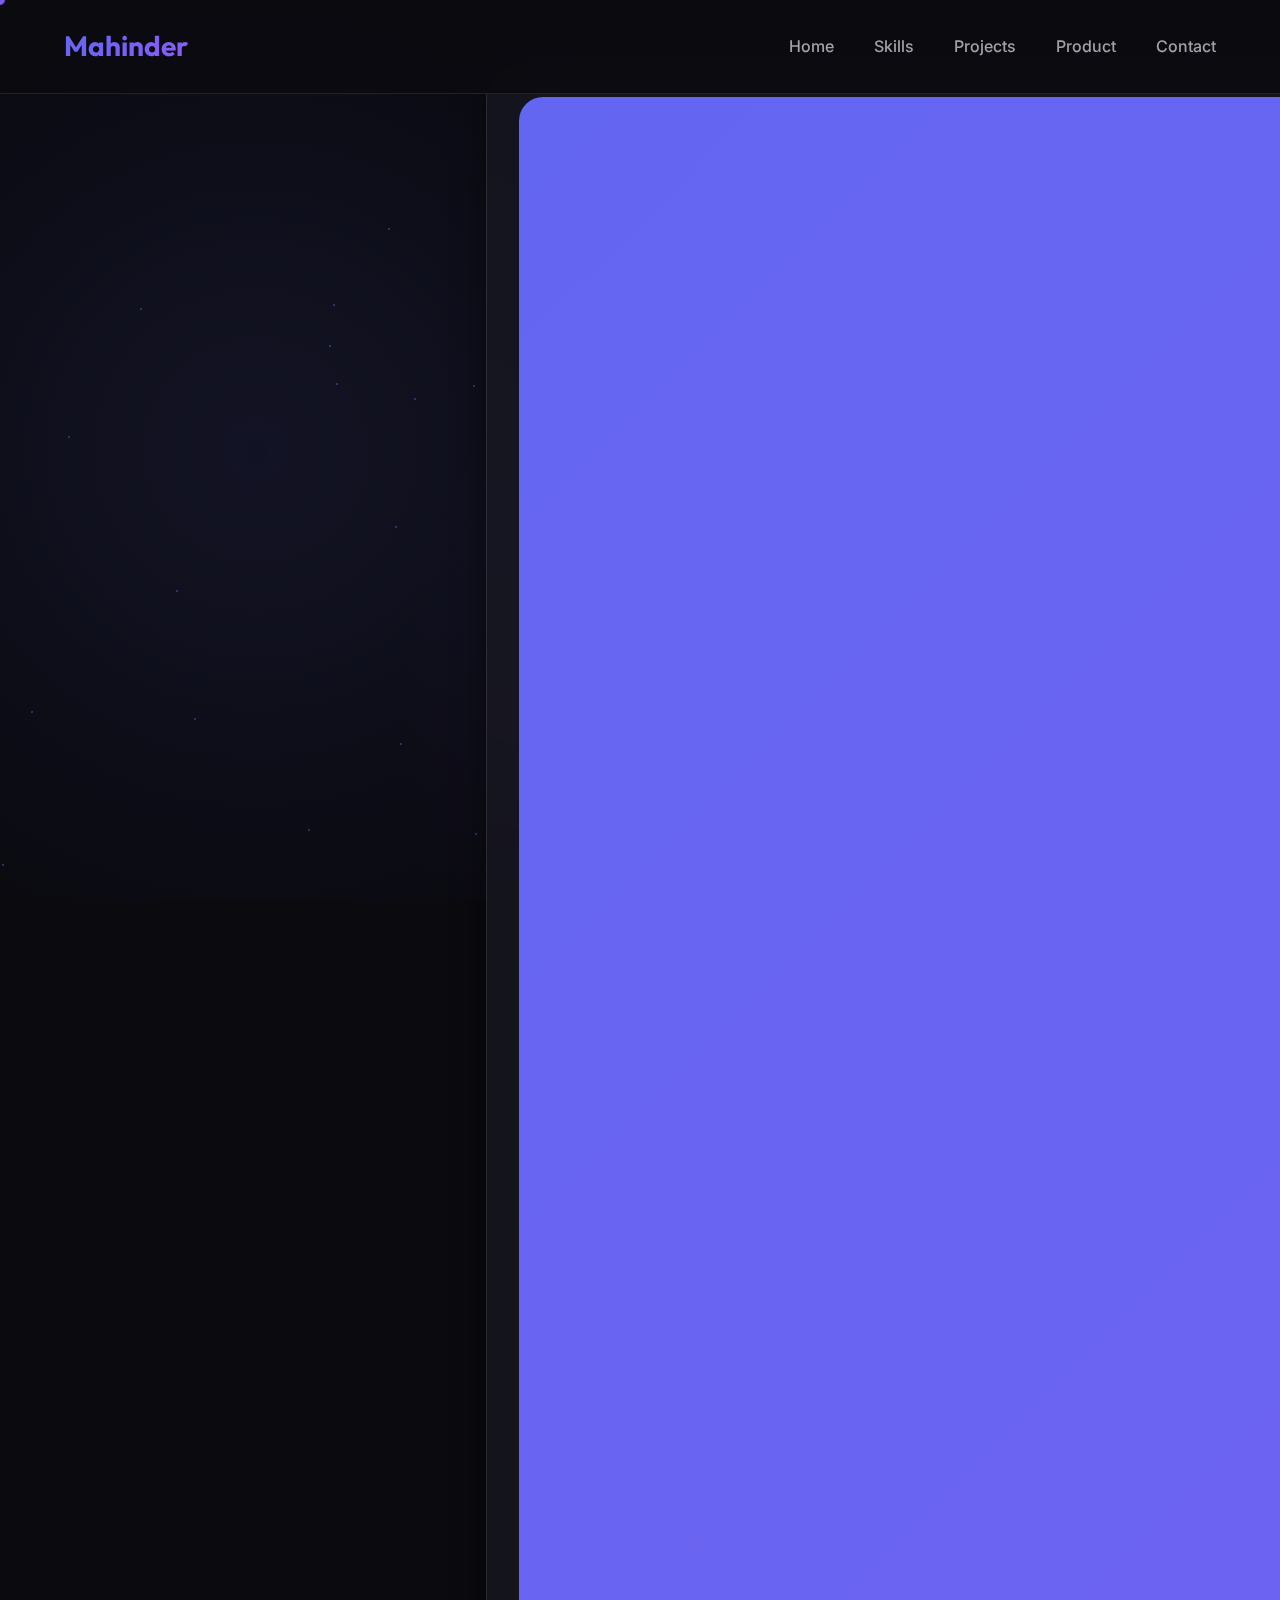
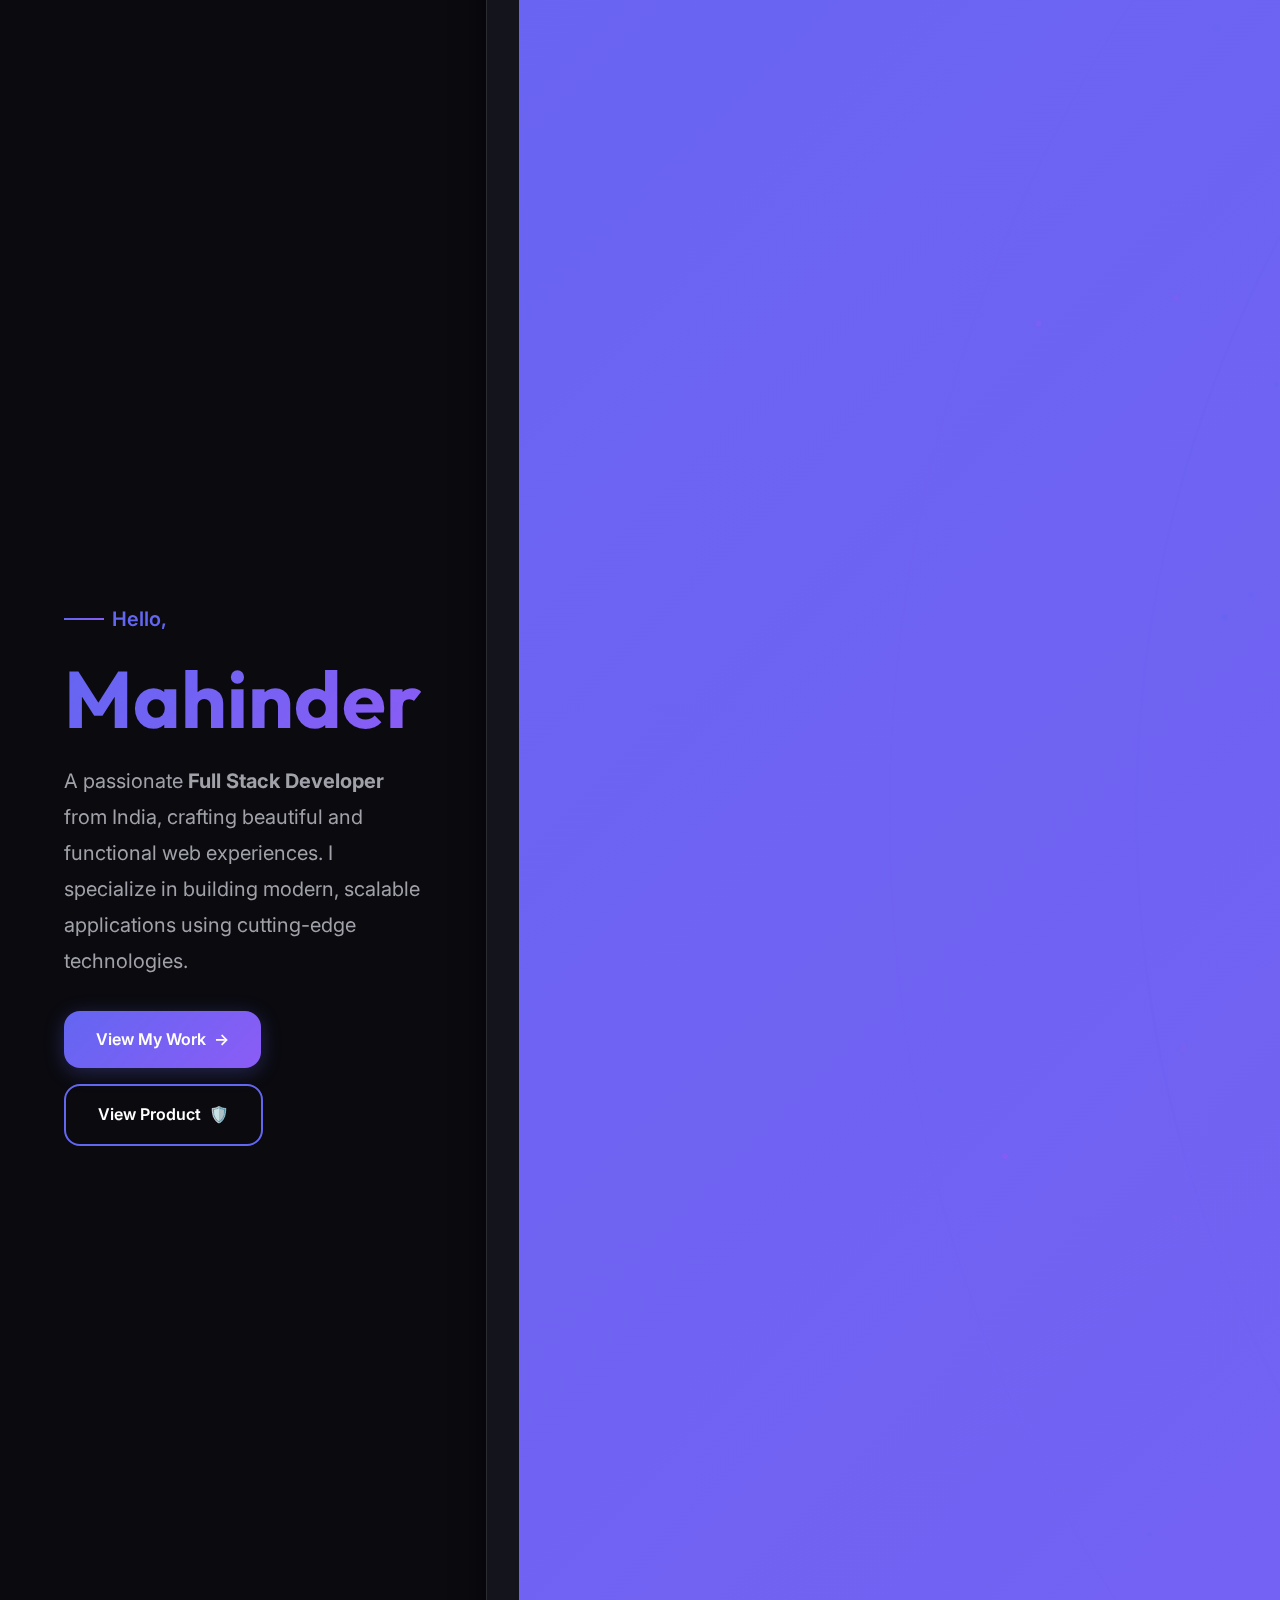
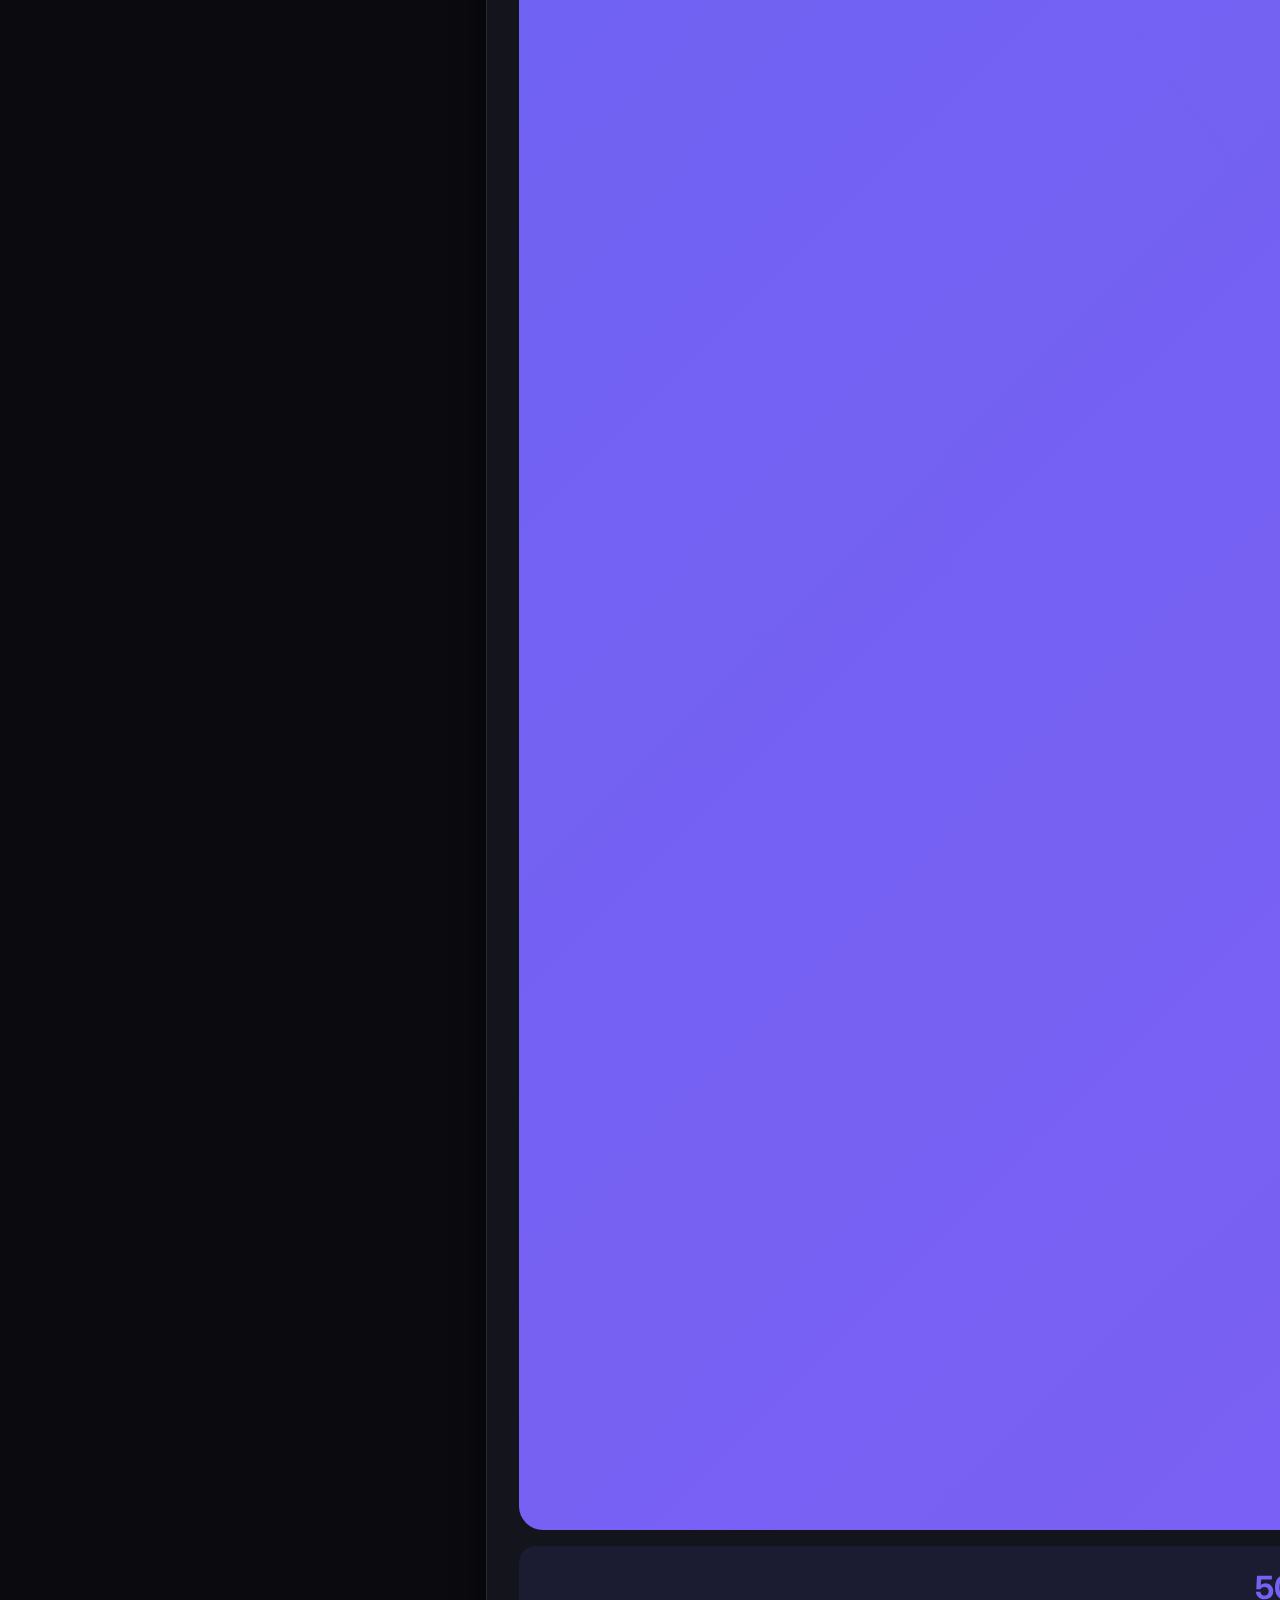
<file: index.html>
<!DOCTYPE html>
<html lang="en">

<head>
    <meta charset="UTF-8">
    <meta name="viewport" content="width=device-width, initial-scale=1.0">
    <meta name="description"
        content="Mahinder - Full Stack Designer from India specializing in HTML, CSS, JavaScript, React, Node.js, Next.js, PHP, and Python. View my portfolio and projects.">
    <meta name="keywords"
        content="Mahinder, Full Stack Designer, Web Designer, India, React, Next.js, PHP, Python, JavaScript">
    <meta name="author" content="Mahinder">

    <!-- Open Graph Meta Tags -->
    <meta property="og:title" content="Mahinder - Full Stack Designer">
    <meta property="og:description" content="Full Stack Designer from India specializing in modern web design">
    <meta property="og:type" content="website">

    <title>Mahinder - Full Stack Designer | Portfolio</title>

    <!-- Google Fonts -->
    <link rel="preconnect" href="https://fonts.googleapis.com">
    <link rel="preconnect" href="https://fonts.gstatic.com" crossorigin>
    <link
        href="https://fonts.googleapis.com/css2?family=Inter:wght@300;400;500;600;700;800&family=Outfit:wght@300;400;500;600;700;800;900&display=swap"
        rel="stylesheet">

    <!-- Stylesheet -->
    <link rel="stylesheet" href="style.css?v=1.2">
</head>

<body>
    <!-- Navigation -->
    <nav class="navbar" id="navbar">
        <div class="nav-container">
            <div class="logo">Mahinder</div>
            <ul class="nav-links" id="navLinks">
                <li><a href="#home">Home</a></li>
                <li><a href="#skills">Skills</a></li>
                <li><a href="#projects">Projects</a></li>
                <li><a href="#product">Product</a></li>
                <li><a href="#contact">Contact</a></li>
            </ul>
            <div class="menu-toggle" id="menuToggle">
                <span></span>
                <span></span>
                <span></span>
            </div>
        </div>
    </nav>

    <!-- Hero Section -->
    <section class="hero" id="home">
        <div class="hero-content">
            <div class="hero-text">
                <div class="hero-subtitle">Hello, I'm</div>
                <h1 class="hero-title">Mahinder</h1>
                <p class="hero-description">
                    A passionate <strong>Full Stack Developer</strong> from India, crafting beautiful and functional web
                    experiences.
                    I specialize in building modern, scalable applications using cutting-edge technologies.
                </p>
                <div class="hero-buttons">
                    <a href="#projects" class="btn btn-primary">
                        View My Work
                        <span>→</span>
                    </a>
                    <a href="#product" class="btn btn-secondary">
                        View Product
                        <span>🛡️</span>
                    </a>
                </div>
            </div>
            <div class="hero-visual">
                <div class="profile-card">
                    <div class="profile-image">
                        <canvas id="profileCanvas"></canvas>
                        <img src="images/profile.png" alt="Mahinder" class="profile-img-content">
                    </div>
                    <div class="stats-grid">
                        <div class="stat-item">
                            <div class="stat-number">50+</div>
                            <div class="stat-label">Projects</div>
                        </div>
                        <div class="stat-item">
                            <div class="stat-number">8+</div>
                            <div class="stat-label">Technologies</div>
                        </div>
                        <div class="stat-item">
                            <div class="stat-number">100%</div>
                            <div class="stat-label">Dedication</div>
                        </div>
                    </div>
                </div>
            </div>
        </div>
    </section>

    <!-- Skills Section -->
    <section class="skills" id="skills">
        <div class="section-header scroll-reveal">
            <h2 class="section-title">Technical Skills</h2>
            <p class="section-description">
                Proficient in a wide range of modern technologies and frameworks,
                constantly learning and adapting to new tools.
            </p>
        </div>
        <div class="skills-container">
            <div class="skills-grid">
                <div class="skill-card scroll-reveal">
                    <div class="skill-icon">🌐</div>
                    <h3 class="skill-name">HTML & CSS</h3>
                    <p class="skill-level">Expert Level</p>
                    <div class="skill-bar">
                        <div class="skill-progress" data-progress="95"></div>
                    </div>
                </div>

                <div class="skill-card scroll-reveal">
                    <div class="skill-icon">⚡</div>
                    <h3 class="skill-name">JavaScript</h3>
                    <p class="skill-level">Expert Level</p>
                    <div class="skill-bar">
                        <div class="skill-progress" data-progress="90"></div>
                    </div>
                </div>

                <div class="skill-card scroll-reveal">
                    <div class="skill-icon">⚛️</div>
                    <h3 class="skill-name">React.js</h3>
                    <p class="skill-level">Advanced Level</p>
                    <div class="skill-bar">
                        <div class="skill-progress" data-progress="88"></div>
                    </div>
                </div>

                <div class="skill-card scroll-reveal">
                    <div class="skill-icon">🚀</div>
                    <h3 class="skill-name">Next.js</h3>
                    <p class="skill-level">Advanced Level</p>
                    <div class="skill-bar">
                        <div class="skill-progress" data-progress="85"></div>
                    </div>
                </div>

                <div class="skill-card scroll-reveal">
                    <div class="skill-icon">🟢</div>
                    <h3 class="skill-name">Express.js</h3>
                    <p class="skill-level">Advanced Level</p>
                    <div class="skill-bar">
                        <div class="skill-progress" data-progress="87"></div>
                    </div>
                </div>

                <div class="skill-card scroll-reveal">
                    <div class="skill-icon">🐘</div>
                    <h3 class="skill-name">PHP</h3>
                    <p class="skill-level">Intermediate Level</p>
                    <div class="skill-bar">
                        <div class="skill-progress" data-progress="80"></div>
                    </div>
                </div>

                <div class="skill-card scroll-reveal">
                    <div class="skill-icon">🐍</div>
                    <h3 class="skill-name">Python</h3>
                    <p class="skill-level">Advanced Level</p>
                    <div class="skill-bar">
                        <div class="skill-progress" data-progress="83"></div>
                    </div>
                </div>

                <div class="skill-card scroll-reveal">
                    <div class="skill-icon">💾</div>
                    <h3 class="skill-name">Database</h3>
                    <p class="skill-level">Advanced Level</p>
                    <div class="skill-bar">
                        <div class="skill-progress" data-progress="82"></div>
                    </div>
                </div>
            </div>
        </div>
    </section>

    <!-- Projects Section -->
    <section class="projects" id="projects">
        <div class="section-header scroll-reveal">
            <h2 class="section-title">Featured Projects</h2>
            <p class="section-description">
                A showcase of my recent work and creative solutions.
                Each project represents a unique challenge and learning experience.
            </p>
        </div>
        <div class="projects-container">
            <div class="projects-grid">
                <div class="project-card scroll-reveal">
                    <div class="project-image">🛒</div>
                    <div class="project-content">
                        <h3 class="project-title">E-Commerce Platform</h3>
                        <p class="project-description">
                            A full-featured e-commerce website with product management and shopping cart
                        </p>
                        <div class="project-tags">
                            <span class="tag">HTML</span>
                            <span class="tag">CSS</span>
                            <span class="tag">JavaScript</span>
                        </div>
                        <a href="wild-mountain/index.html" class="project-link" target="_blank">
                            View Project
                            <span>→</span>
                        </a>
                    </div>
                </div>

                <div class="project-card scroll-reveal">
                    <div class="project-image">📱</div>
                    <div class="project-content">
                        <h3 class="project-title">Social Media Dashboard</h3>
                        <p class="project-description">
                            A responsive dashboard for managing multiple social media accounts
                            with analytics and scheduling features.
                        </p>
                        <div class="project-tags">
                            <span class="tag">Next.js</span>
                            <span class="tag">TypeScript</span>
                            <span class="tag">API</span>
                        </div>
                        <a href="#" class="project-link">
                            View Project
                            <span>→</span>
                        </a>
                    </div>
                </div>

                <div class="project-card scroll-reveal">
                    <div class="project-image">🎨</div>
                    <div class="project-content">
                        <h3 class="project-title">Tour And Travel</h3>
                        <p class="project-description">
                            A tour and travel website.
                        </p>
                        <div class="project-tags">
                            <span class="tag">HTML</span>
                            <span class="tag">Css</span>
                            <span class="tag">Javascript</span>
                        </div>
                        <a href="bhandari_tour_and_travel/index.html" class="project-link" target="_blank">
                            View Project
                            <span>→</span>
                        </a>
                    </div>
                </div>

                <div class="project-card scroll-reveal">
                    <div class="project-image">🤖</div>
                    <div class="project-content">
                        <h3 class="project-title">Business Website - BlackShield</h3>
                        <p class="project-description">
                            An website security enhancers business website
                        </p>
                        <div class="project-tags">
                            <span class="tag">HTML</span>
                            <span class="tag">Css</span>
                            <span class="tag">JavaScript</span>
                        </div>
                        <a href="businessWebsite/index.html" class="project-link" target="_blank">
                            View Project
                            <span>→</span>
                        </a>
                    </div>
                </div>

                <div class="project-card scroll-reveal">
                    <div class="project-image">📊</div>
                    <div class="project-content">
                        <h3 class="project-title">Analytics Dashboard</h3>
                        <p class="project-description">
                            Real-time data visualization dashboard with interactive charts
                            and comprehensive reporting features.
                        </p>
                        <div class="project-tags">
                            <span class="tag">React</span>
                            <span class="tag">D3.js</span>
                            <span class="tag">Express</span>
                        </div>
                        <a href="#" class="project-link">
                            View Project
                            <span>→</span>
                        </a>
                    </div>
                </div>

                <div class="project-card scroll-reveal">
                    <div class="project-image">🎮</div>
                    <div class="project-content">
                        <h3 class="project-title">Gaming Platform</h3>
                        <p class="project-description">
                            An interactive gaming platform with multiplayer support,
                            leaderboards, and real-time gameplay.
                        </p>
                        <div class="project-tags">
                            <span class="tag">JavaScript</span>
                            <span class="tag">WebSocket</span>
                            <span class="tag">Canvas</span>
                        </div>
                        <a href="#" class="project-link">
                            View Project
                            <span>→</span>
                        </a>
                    </div>
                </div>
            </div>
        </div>
    </section>

    <!-- Product Section -->
    <section class="product" id="product">
        <div class="section-header scroll-reveal">
            <h2 class="section-title">Premium Product</h2>
            <p class="section-description">
                High-quality digital tools designed to enhance your workflow and security.
            </p>
        </div>
        <div class="product-container">
            <div class="featured-product-card scroll-reveal">
                <div class="product-visual">
                    <img src="images/webraptor-scanner.png" alt="WebRaptor Scanner" class="product-img">
                </div>
                <div class="product-info">
                    <h3 class="product-name">WebRaptor Scanner v1.0</h3>
                    <p class="product-desc">
                        Advanced Website Reconnaissance & Vulnerability Scanner.
                        Automate your security testing with powerful scanning capabilities,
                        detailed reporting, and a user-friendly interface.
                    </p>
                    <ul class="product-features">
                        <li>✅ Vulnerability Detection</li>
                        <li>✅ Security Headers Analysis</li>
                        <li>✅ Comprehensive Reports</li>
                        <li>✅ Dark Mode GUI</li>
                    </ul>
                    <a href="https://trifalic.gumroad.com/l/WebRaptorScanner" class="btn btn-primary" target="_blank">
                        Get It Now
                        <span>→</span>
                    </a>
                </div>
            </div>
        </div>
    </section>

    <!-- Contact Section -->
    <section class="contact" id="contact">
        <div class="section-header scroll-reveal">
            <h2 class="section-title">Get In Touch</h2>
            <p class="section-description">
                Have a project in mind or want to collaborate?
                Feel free to reach out. I'm always open to discussing new opportunities.
            </p>
        </div>
        <div class="contact-container">
            <div class="contact-content scroll-reveal">
                <div class="contact-info">
                    <div class="info-item">
                        <div class="info-icon">📧</div>
                        <div class="info-text">
                            <h4>Email</h4>
                            <p>mahinder.dev@gmail.com</p>
                        </div>
                    </div>

                    <div class="info-item">
                        <div class="info-icon">📱</div>
                        <div class="info-text">
                            <h4>Phone</h4>
                            <p>+91 98765 43210</p>
                        </div>
                    </div>

                    <div class="info-item">
                        <div class="info-icon">📍</div>
                        <div class="info-text">
                            <h4>Location</h4>
                            <p>India</p>
                        </div>
                    </div>

                    <div class="info-item">
                        <div class="info-icon">💼</div>
                        <div class="info-text">
                            <h4>Availability</h4>
                            <p>Open for Freelance</p>
                        </div>
                    </div>
                </div>

                <div class="social-links">
                    <a href="https://github.com/mahinder" class="social-link" target="_blank" rel="noopener"
                        title="GitHub">
                        <span>💻</span>
                    </a>
                    <a href="https://linkedin.com/in/mahinder" class="social-link" target="_blank" rel="noopener"
                        title="LinkedIn">
                        <span>💼</span>
                    </a>
                    <a href="https://twitter.com/mahinder" class="social-link" target="_blank" rel="noopener"
                        title="Twitter">
                        <span>🐦</span>
                    </a>
                    <a href="https://instagram.com/mahinder" class="social-link" target="_blank" rel="noopener"
                        title="Instagram">
                        <span>📷</span>
                    </a>
                    <a href="mailto:mahinder.dev@gmail.com" class="social-link" title="Email">
                        <span>✉️</span>
                    </a>
                </div>
            </div>
        </div>
    </section>

    <!-- Footer -->
    <footer class="footer">
        <p>
            Made with <span class="footer-heart">❤️</span> by Mahinder © 2025. All rights reserved.
        </p>
    </footer>

    <!-- JavaScript -->
    <script src="script.js?v=1.2"></script>
    <script src="profile-animation.js?v=1.2"></script>
</body>

</html>
</file>
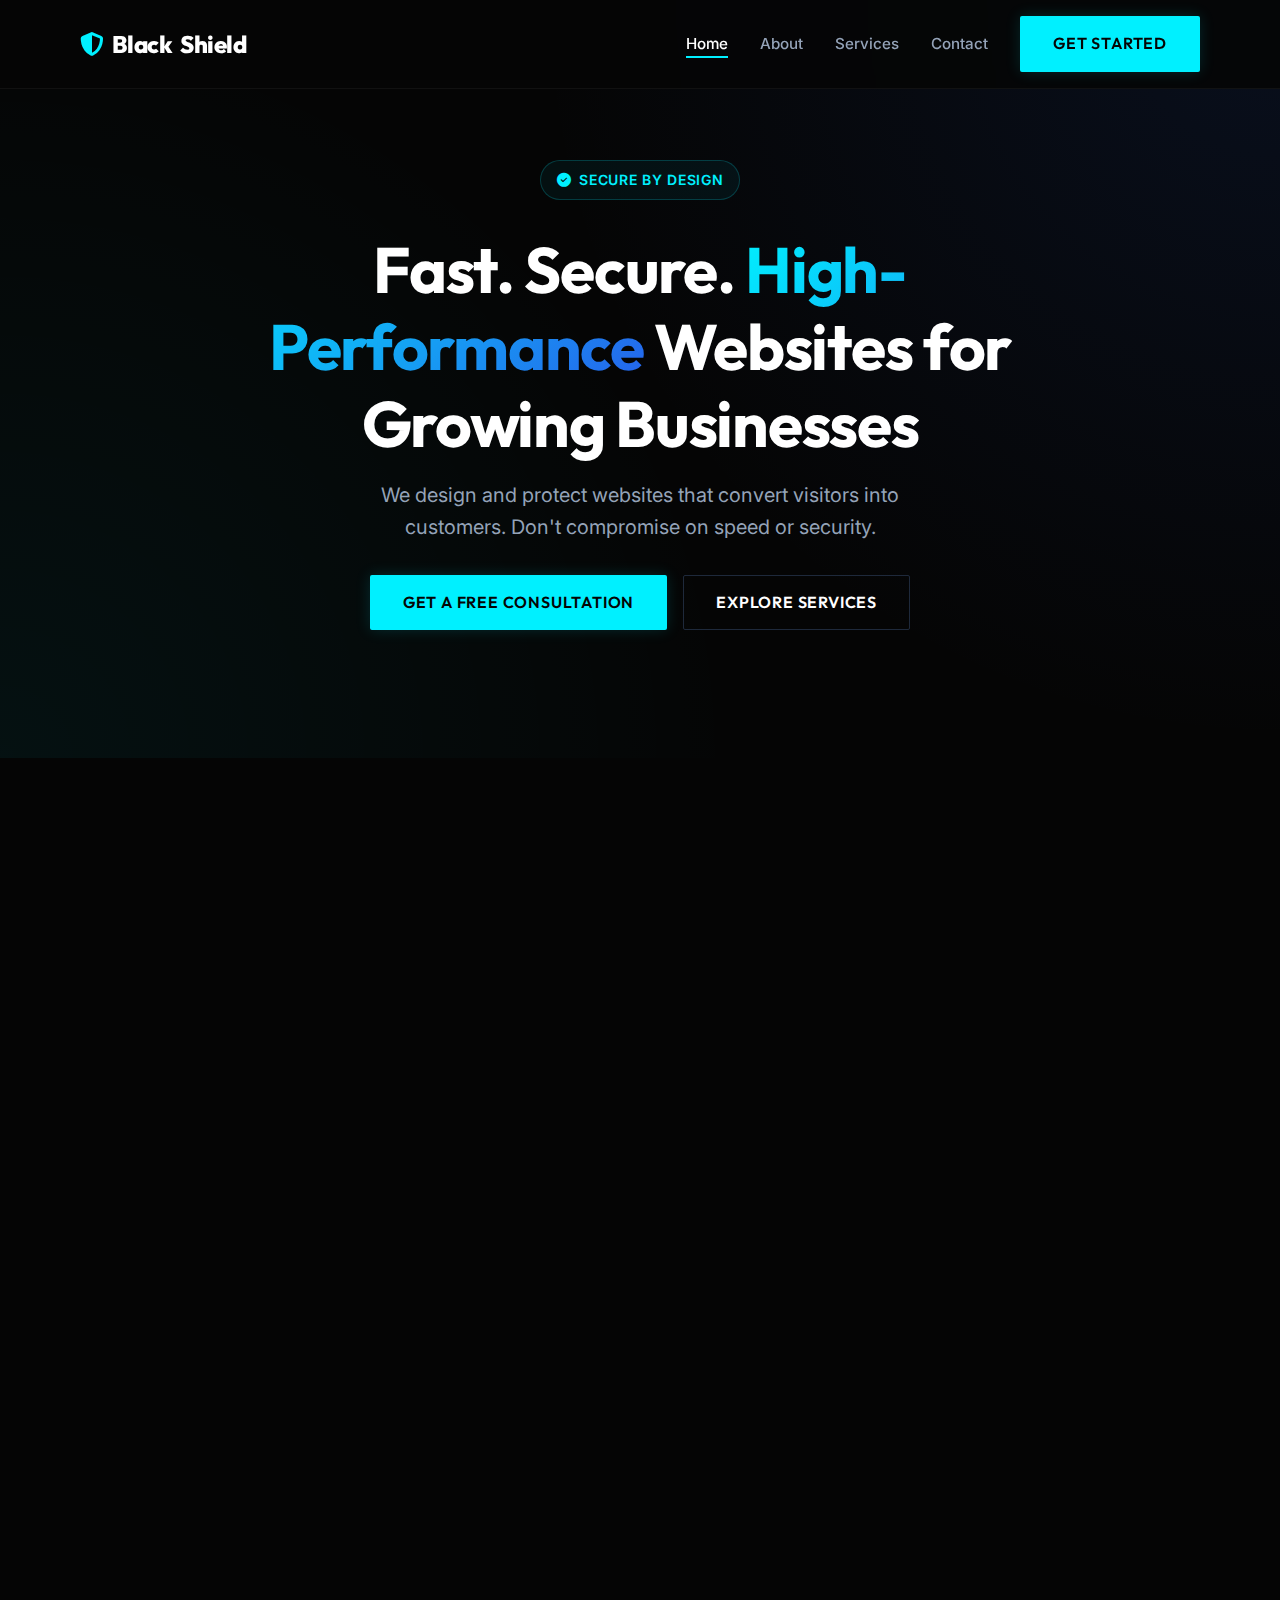
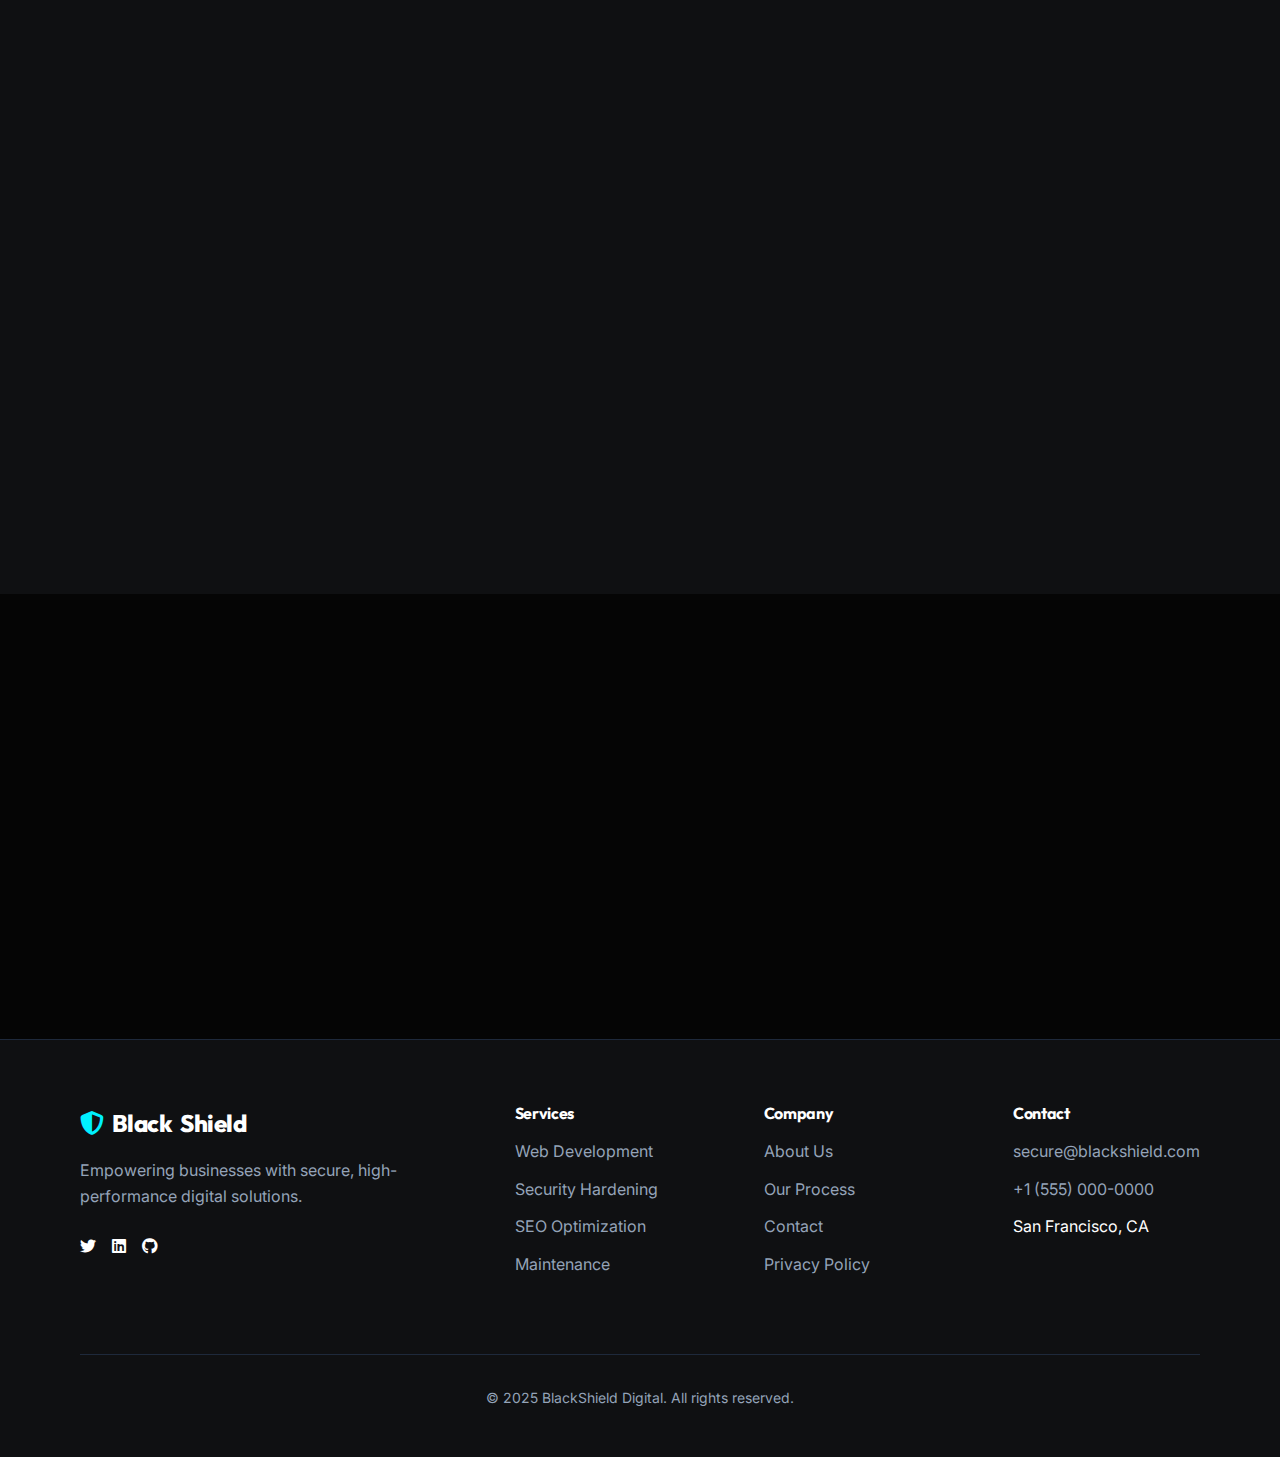
<file: businessWebsite/index.html>
<!DOCTYPE html>
<html lang="en">

<head>
    <meta charset="UTF-8">
    <meta name="viewport" content="width=device-width, initial-scale=1.0">
    <title>BlackShield Digital | Secure & High-Performance Web Development</title>
    <meta name="description"
        content="BlackShield Digital builds fast, secure, and high-performance websites for growing businesses. Expert web development and security services.">

    <!-- Fonts -->
    <link rel="preconnect" href="https://fonts.googleapis.com">
    <link rel="preconnect" href="https://fonts.gstatic.com" crossorigin>
    <link
        href="https://fonts.googleapis.com/css2?family=Inter:wght@400;500;600;700&family=Outfit:wght@500;700;800&display=swap"
        rel="stylesheet">

    <!-- Styles -->
    <link rel="stylesheet" href="css/style.css">

    <!-- Icons -->
    <link rel="stylesheet" href="https://cdnjs.cloudflare.com/ajax/libs/font-awesome/6.4.0/css/all.min.css">
</head>

<body>

    <!-- Header -->
    <header class="header">
        <div class="container">
            <nav class="nav">
                <a href="index.html" class="logo">
                    <i class="fas fa-shield-alt"></i> Black<span>Shield</span>
                </a>

                <div class="mobile-toggle">
                    <i class="fas fa-bars"></i>
                </div>

                <ul class="nav-links">
                    <li><a href="index.html" class="nav-link active">Home</a></li>
                    <li><a href="about.html" class="nav-link">About</a></li>
                    <li><a href="services.html" class="nav-link">Services</a></li>
                    <li><a href="contact.html" class="nav-link">Contact</a></li>
                    <li><a href="contact.html" class="btn btn-primary">Get Started</a></li>
                </ul>
            </nav>
        </div>
    </header>

    <!-- Hero Section -->
    <section class="hero">
        <div class="container hero-content">
            <div class="hero-badge animate-on-scroll">
                <i class="fas fa-check-circle"></i> Secure By Design
            </div>
            <h1 class="animate-on-scroll">
                Fast. Secure. <span class="text-gradient">High-Performance</span> Websites for Growing Businesses
            </h1>
            <p class="hero-subtitle animate-on-scroll"
                style="font-size: 1.25rem; max-width: 600px; margin: 0 auto 2rem auto;">
                We design and protect websites that convert visitors into customers. Don't compromise on speed or
                security.
            </p>
            <div class="hero-cta animate-on-scroll">
                <a href="contact.html" class="btn btn-primary">Get a Free Consultation</a>
                <a href="services.html" class="btn btn-outline">Explore Services</a>
            </div>
        </div>
    </section>

    <!-- Services Section -->
    <section class="section-padding">
        <div class="container">
            <div class="text-center" style="margin-bottom: var(--spacing-lg);">
                <h2 class="animate-on-scroll">Elite Digital Services</h2>
                <p class="animate-on-scroll">Comprehensive solutions for the modern web.</p>
            </div>

            <div class="grid grid-3">
                <!-- Service 1 -->
                <div class="card animate-on-scroll">
                    <div class="card-icon">
                        <i class="fas fa-code"></i>
                    </div>
                    <h3>Web Development</h3>
                    <p>Custom, responsive websites built with modern frameworks. We write clean code that scales with
                        your business.</p>
                </div>

                <!-- Service 2 -->
                <div class="card animate-on-scroll">
                    <div class="card-icon">
                        <i class="fas fa-rocket"></i>
                    </div>
                    <h3>Landing Pages</h3>
                    <p>High-conversion landing pages designed to capture leads and drive sales. Optimized for speed and
                        user experience.</p>
                </div>

                <!-- Service 3 -->
                <div class="card animate-on-scroll">
                    <div class="card-icon">
                        <i class="fas fa-shield-virus"></i>
                    </div>
                    <h3>Security Hardening</h3>
                    <p>Protect your digital assets. We implement advanced security measures to keep your site safe from
                        threats.</p>
                </div>

                <!-- Service 4 -->
                <div class="card animate-on-scroll">
                    <div class="card-icon">
                        <i class="fas fa-tachometer-alt"></i>
                    </div>
                    <h3>Performance</h3>
                    <p>Speed matters. We optimize every asset and line of code to ensure lightning-fast load times.</p>
                </div>

                <!-- Service 5 -->
                <div class="card animate-on-scroll">
                    <div class="card-icon">
                        <i class="fas fa-tools"></i>
                    </div>
                    <h3>Maintenance</h3>
                    <p>Peace of mind. We handle updates, backups, and monitoring so you can focus on your business.</p>
                </div>

                <!-- CTA Card -->
                <div class="card animate-on-scroll"
                    style="display: flex; flex-direction: column; justify-content: center; align-items: center; text-align: center; border-color: var(--primary);">
                    <h3 style="margin-bottom: 1rem;">Need Something Custom?</h3>
                    <p>Let's discuss your unique requirements.</p>
                    <a href="contact.html" class="btn btn-outline" style="margin-top: 1rem;">Contact Us</a>
                </div>
            </div>
        </div>
    </section>

    <!-- Process Section -->
    <section class="section-padding" style="background: var(--bg-surface);">
        <div class="container">
            <div class="text-center" style="margin-bottom: var(--spacing-lg);">
                <h2 class="animate-on-scroll">Our Process</h2>
                <p class="animate-on-scroll">A streamlined workflow to deliver excellence.</p>
            </div>

            <div class="grid grid-4">
                <div class="process-step animate-on-scroll">
                    <span class="step-number">01</span>
                    <h3>Discover</h3>
                    <p>We analyze your goals and target audience to build a strategic roadmap.</p>
                </div>
                <div class="process-step animate-on-scroll">
                    <span class="step-number">02</span>
                    <h3>Design</h3>
                    <p>We create modern, user-centric designs that align with your brand.</p>
                </div>
                <div class="process-step animate-on-scroll">
                    <span class="step-number">03</span>
                    <h3>Build</h3>
                    <p>We develop using secure, clean code and modern technologies.</p>
                </div>
                <div class="process-step animate-on-scroll">
                    <span class="step-number">04</span>
                    <h3>Launch</h3>
                    <p>We secure, test, and launch your site, ready for the world.</p>
                </div>
            </div>
        </div>
    </section>

    <!-- Why Choose Us -->
    <section class="section-padding">
        <div class="container">
            <div class="grid grid-2" style="align-items: center;">
                <div class="animate-on-scroll">
                    <h2>Why Trust <span class="text-gradient">BlackShield</span>?</h2>
                    <p style="margin-bottom: 2rem;">In a digital world full of vulnerabilities, we are your fortress. We
                        combine aesthetic excellence with military-grade security practices.</p>

                    <ul style="display: grid; gap: 1rem;">
                        <li style="display: flex; align-items: center; gap: 15px;">
                            <i class="fas fa-bolt" style="color: var(--primary);"></i>
                            <div>
                                <strong>Lightning Speed</strong>
                                <p style="margin: 0; font-size: 0.9rem;">Optimized for Core Web Vitals.</p>
                            </div>
                        </li>
                        <li style="display: flex; align-items: center; gap: 15px;">
                            <i class="fas fa-lock" style="color: var(--primary);"></i>
                            <div>
                                <strong>Ironclad Security</strong>
                                <p style="margin: 0; font-size: 0.9rem;">SSL, Firewalls, and best practices.</p>
                            </div>
                        </li>
                        <li style="display: flex; align-items: center; gap: 15px;">
                            <i class="fas fa-mobile-alt" style="color: var(--primary);"></i>
                            <div>
                                <strong>Mobile First</strong>
                                <p style="margin: 0; font-size: 0.9rem;">Flawless experience on any device.</p>
                            </div>
                        </li>
                    </ul>
                </div>
                <div class="animate-on-scroll"
                    style="position: relative; padding: 2rem; background: var(--bg-surface); border-radius: var(--radius-lg); border: 1px solid var(--border-color);">
                    <div
                        style="display: flex; align-items: center; justify-content: space-between; margin-bottom: 2rem;">
                        <div style="display: flex; gap: 0.5rem;">
                            <div style="width: 12px; height: 12px; border-radius: 50%; background: #ff5f56;"></div>
                            <div style="width: 12px; height: 12px; border-radius: 50%; background: #ffbd2e;"></div>
                            <div style="width: 12px; height: 12px; border-radius: 50%; background: #27c93f;"></div>
                        </div>
                        <div style="font-family: monospace; color: var(--text-muted); font-size: 0.8rem;">
                            security_audit.sh</div>
                    </div>
                    <div style="font-family: monospace; color: var(--primary); line-height: 1.8;">
                        > Initializing scan...<br>
                        > Checking SSL certificate... <span style="color: #27c93f;">[OK]</span><br>
                        > Verifying firewall rules... <span style="color: #27c93f;">[OK]</span><br>
                        > Optimizing assets... <span style="color: #27c93f;">[DONE]</span><br>
                        > Status: <span style="color: var(--text-main);">SECURE & READY</span><br>
                        <span class="blink">_</span>
                    </div>
                </div>
            </div>
        </div>
    </section>

    <!-- Testimonials -->
    <section class="section-padding" style="background: var(--bg-surface);">
        <div class="container">
            <div class="text-center" style="margin-bottom: var(--spacing-lg);">
                <h2 class="animate-on-scroll">Client Success</h2>
                <p class="animate-on-scroll">Real results for real businesses.</p>
            </div>

            <div class="grid grid-3">
                <div class="card animate-on-scroll">
                    <div style="color: #fbbf24; margin-bottom: 1rem;">
                        <i class="fas fa-star"></i><i class="fas fa-star"></i><i class="fas fa-star"></i><i
                            class="fas fa-star"></i><i class="fas fa-star"></i>
                    </div>
                    <p>"BlackShield didn't just build a website; they built a sales machine. Our conversion rate doubled
                        in the first month."</p>
                    <div style="margin-top: 1.5rem; font-weight: 600;">
                        James Carter<br>
                        <span style="font-weight: 400; font-size: 0.9rem; color: var(--text-muted);">CEO, Nexus
                            Tech</span>
                    </div>
                </div>

                <div class="card animate-on-scroll">
                    <div style="color: #fbbf24; margin-bottom: 1rem;">
                        <i class="fas fa-star"></i><i class="fas fa-star"></i><i class="fas fa-star"></i><i
                            class="fas fa-star"></i><i class="fas fa-star"></i>
                    </div>
                    <p>"I was worried about security for my e-commerce store. The team put my mind at ease and delivered
                        a fortress."</p>
                    <div style="margin-top: 1.5rem; font-weight: 600;">
                        Sarah Lin<br>
                        <span style="font-weight: 400; font-size: 0.9rem; color: var(--text-muted);">Founder,
                            StyleBox</span>
                    </div>
                </div>

                <div class="card animate-on-scroll">
                    <div style="color: #fbbf24; margin-bottom: 1rem;">
                        <i class="fas fa-star"></i><i class="fas fa-star"></i><i class="fas fa-star"></i><i
                            class="fas fa-star"></i><i class="fas fa-star"></i>
                    </div>
                    <p>"Professional, responsive, and incredibly skilled. The best agency experience I've had in years."
                    </p>
                    <div style="margin-top: 1.5rem; font-weight: 600;">
                        Marcus Thorne<br>
                        <span style="font-weight: 400; font-size: 0.9rem; color: var(--text-muted);">Director, Thorne
                            Logistics</span>
                    </div>
                </div>
            </div>
        </div>
    </section>

    <!-- CTA Section -->
    <section class="section-padding text-center">
        <div class="container">
            <div class="animate-on-scroll" style="max-width: 700px; margin: 0 auto;">
                <h2>Ready to <span class="text-gradient">Secure Your Future?</span></h2>
                <p style="margin-bottom: 2rem; font-size: 1.1rem;">Get a website that works as hard as you do. Secure,
                    fast, and built for growth.</p>
                <a href="contact.html" class="btn btn-primary">Start Your Project</a>
            </div>
        </div>
    </section>

    <!-- Footer -->
    <footer class="footer">
        <div class="container">
            <div class="footer-grid">
                <div class="footer-col">
                    <a href="index.html" class="logo" style="margin-bottom: 1rem;">
                        <i class="fas fa-shield-alt"></i> Black<span>Shield</span>
                    </a>
                    <p>Empowering businesses with secure, high-performance digital solutions.</p>
                    <div style="margin-top: 1.5rem; display: flex; gap: 1rem;">
                        <a href="#"><i class="fab fa-twitter"></i></a>
                        <a href="#"><i class="fab fa-linkedin"></i></a>
                        <a href="#"><i class="fab fa-github"></i></a>
                    </div>
                </div>

                <div class="footer-col">
                    <h4>Services</h4>
                    <ul class="footer-links">
                        <li><a href="services.html">Web Development</a></li>
                        <li><a href="services.html">Security Hardening</a></li>
                        <li><a href="services.html">SEO Optimization</a></li>
                        <li><a href="services.html">Maintenance</a></li>
                    </ul>
                </div>

                <div class="footer-col">
                    <h4>Company</h4>
                    <ul class="footer-links">
                        <li><a href="about.html">About Us</a></li>
                        <li><a href="index.html#process">Our Process</a></li>
                        <li><a href="contact.html">Contact</a></li>
                        <li><a href="#">Privacy Policy</a></li>
                    </ul>
                </div>

                <div class="footer-col">
                    <h4>Contact</h4>
                    <ul class="footer-links">
                        <li><a href="mailto:secure@blackshield.com">secure@blackshield.com</a></li>
                        <li><a href="tel:+15550000000">+1 (555) 000-0000</a></li>
                        <li>San Francisco, CA</li>
                    </ul>
                </div>
            </div>

            <div class="footer-bottom">
                <p>&copy; 2025 BlackShield Digital. All rights reserved.</p>
            </div>
        </div>
    </footer>

    <script src="js/main.js"></script>
</body>

</html>
</file>
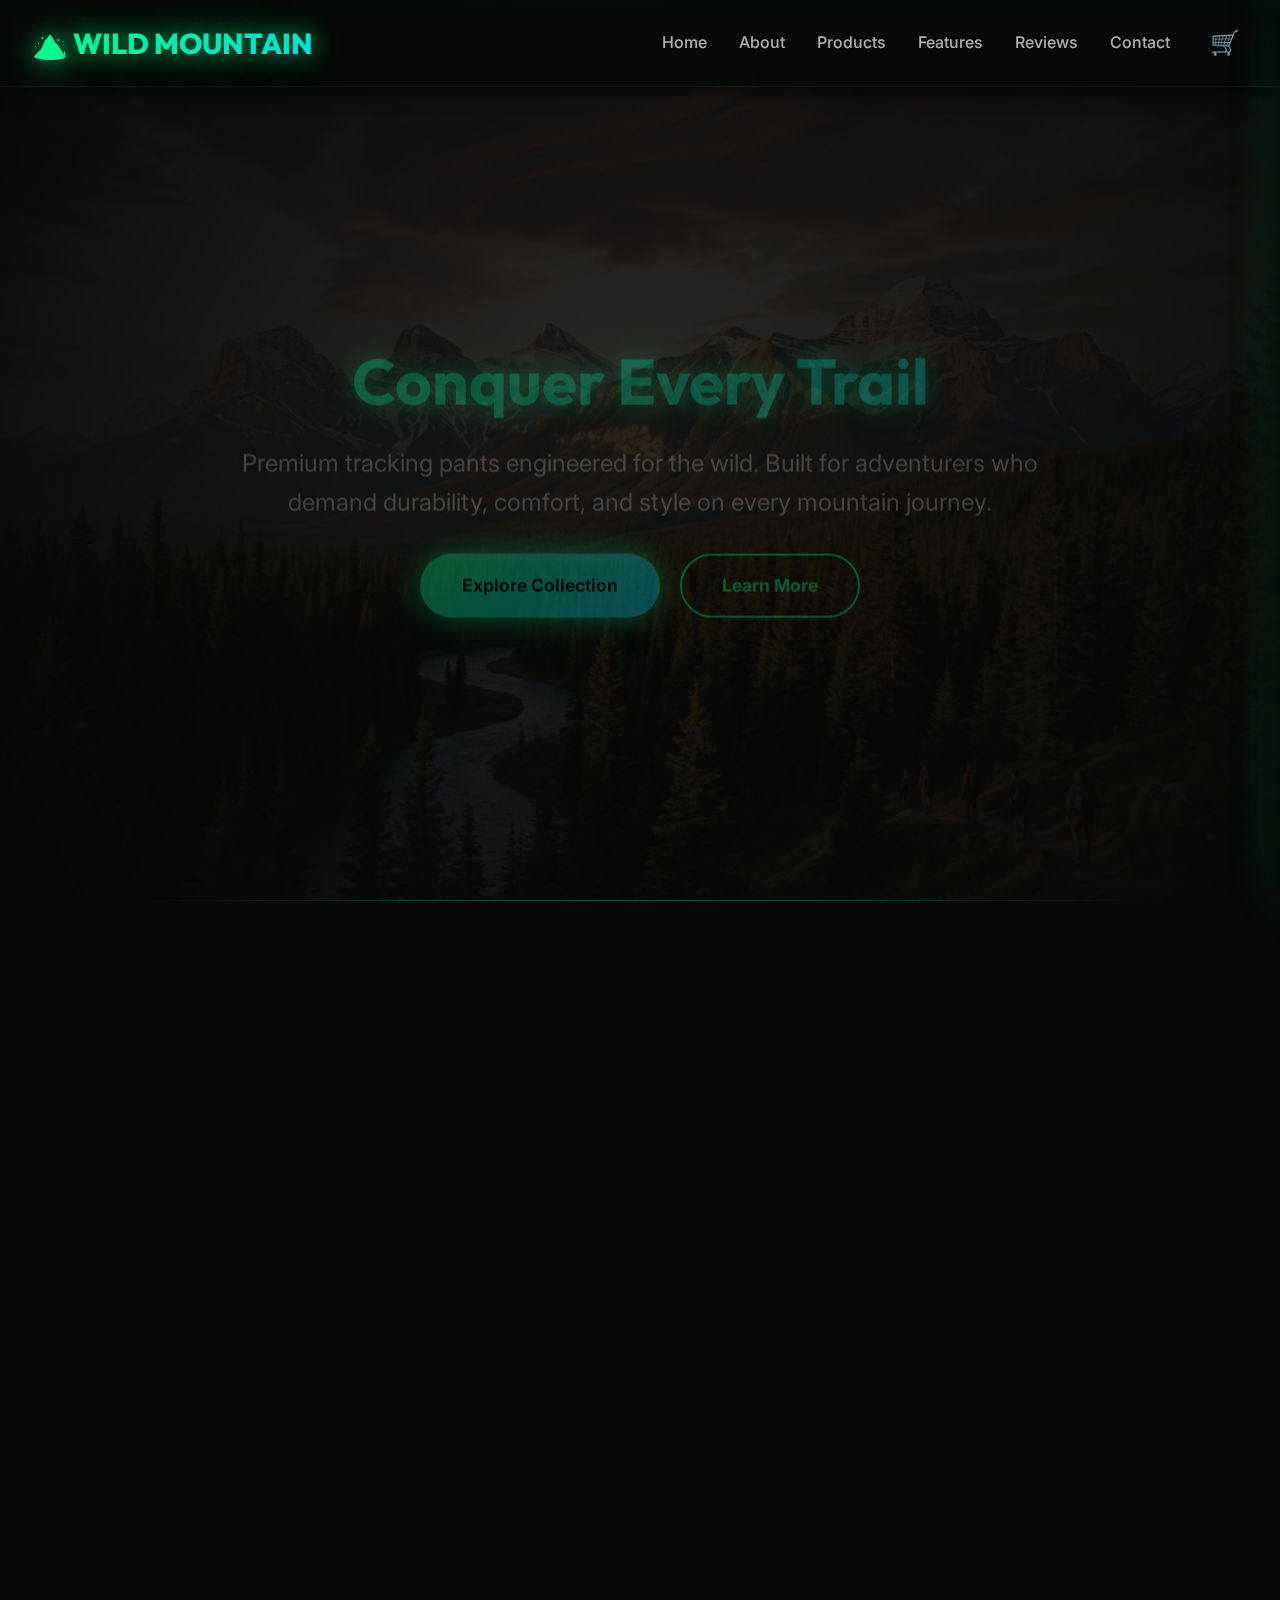
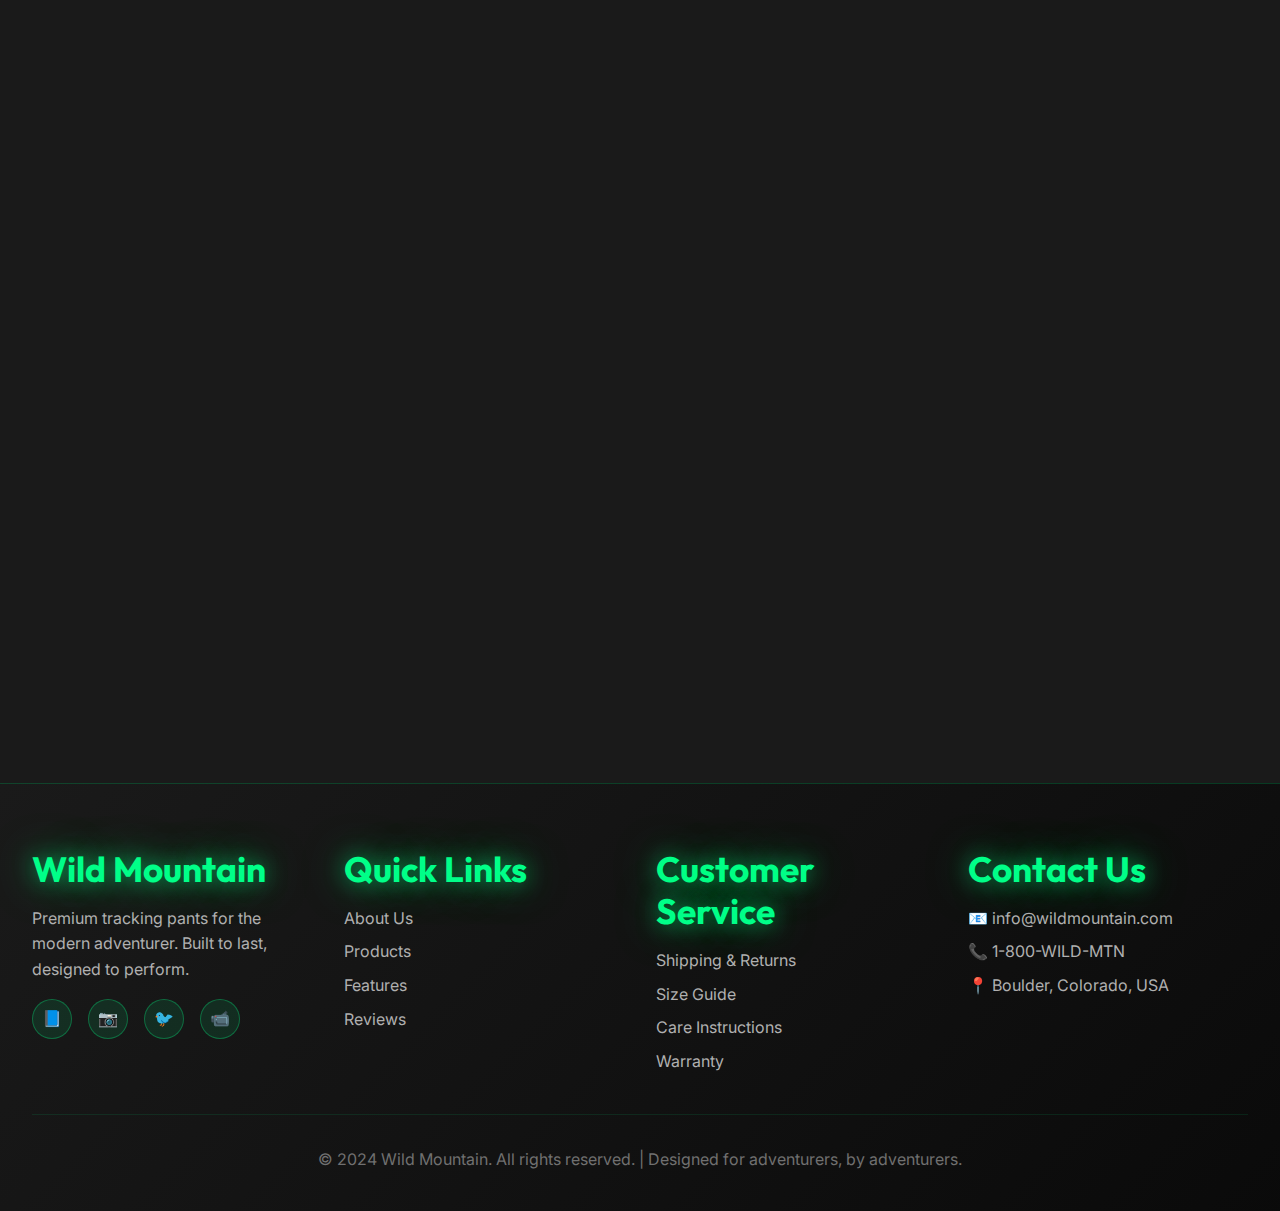
<file: wild-mountain/index.html>
<!DOCTYPE html>
<html lang="en">

<head>
    <meta charset="UTF-8">
    <meta http-equiv="refresh" content="0; url=html/index.html">
    <title>Wild Mountain - Redirecting...</title>
</head>

<body>
    <p>Redirecting to <a href="html/index.html">Wild Mountain</a>...</p>
</body>

</html>
</file>
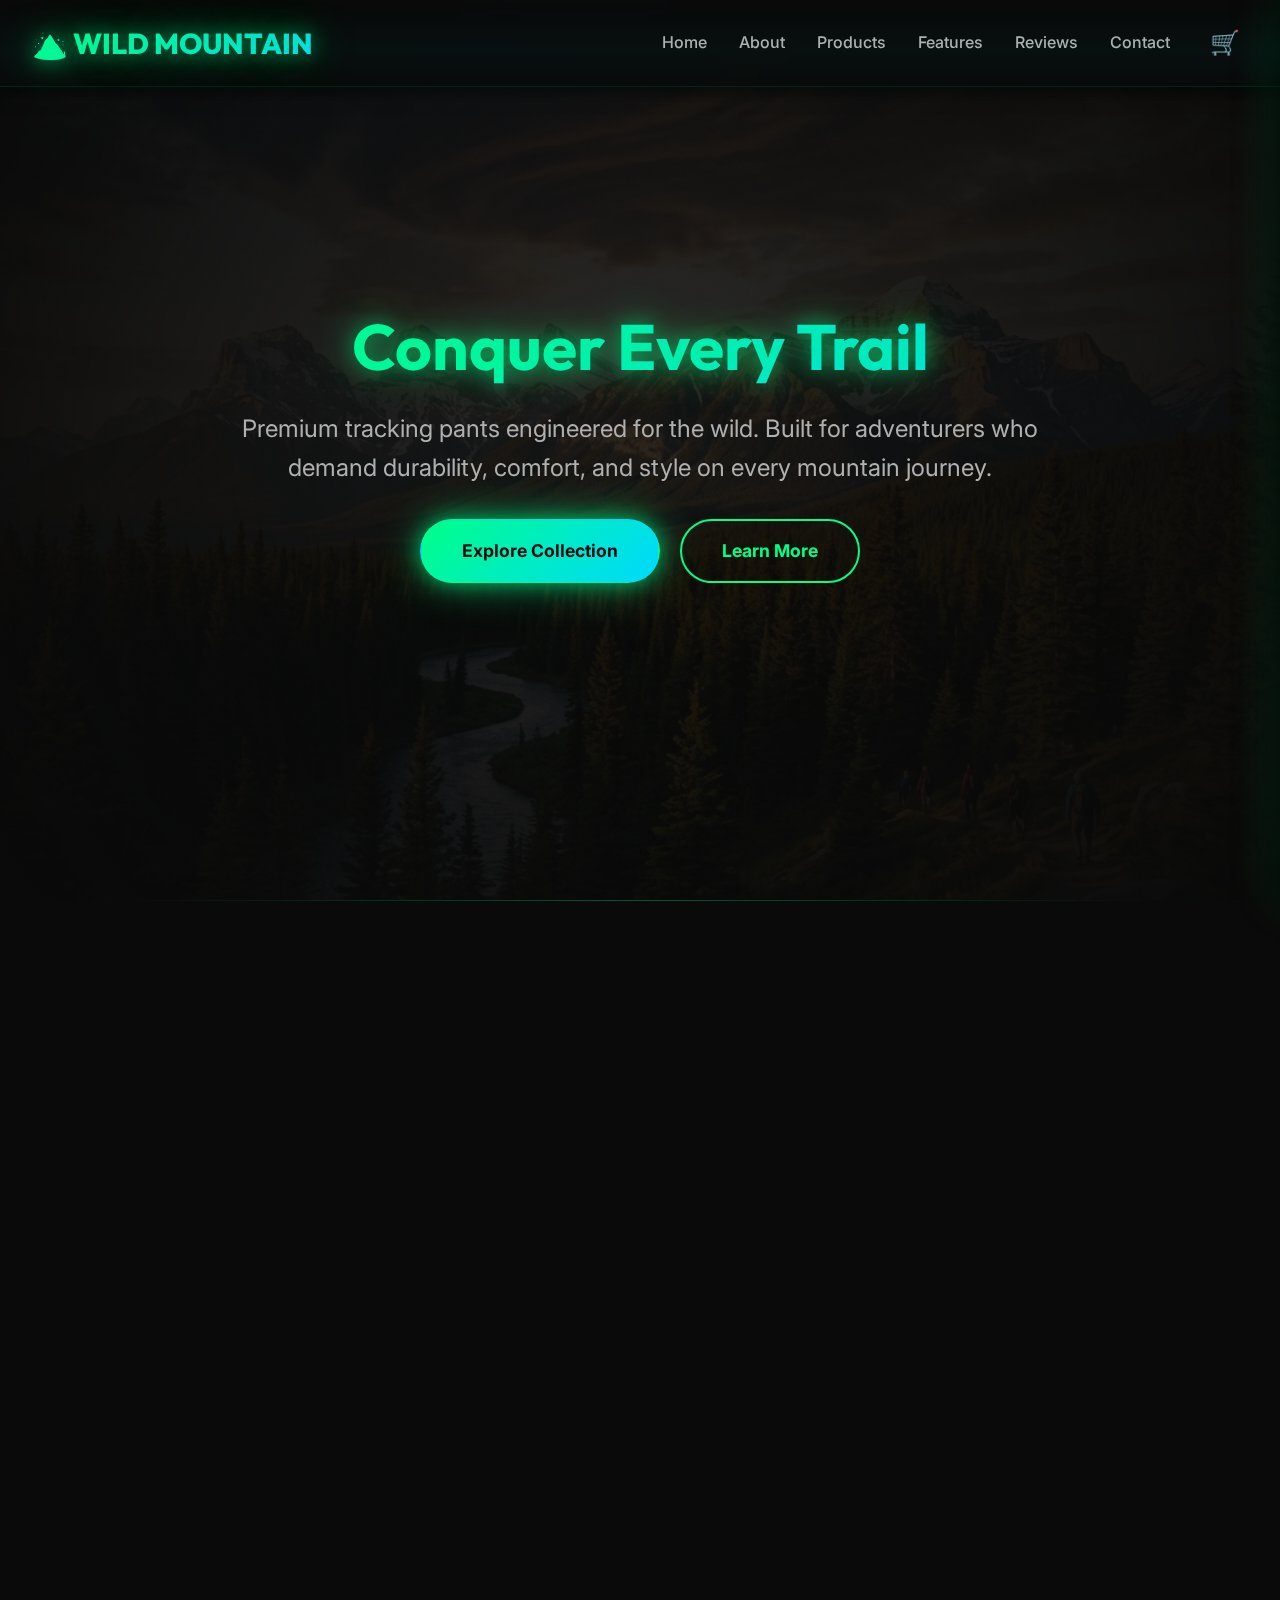
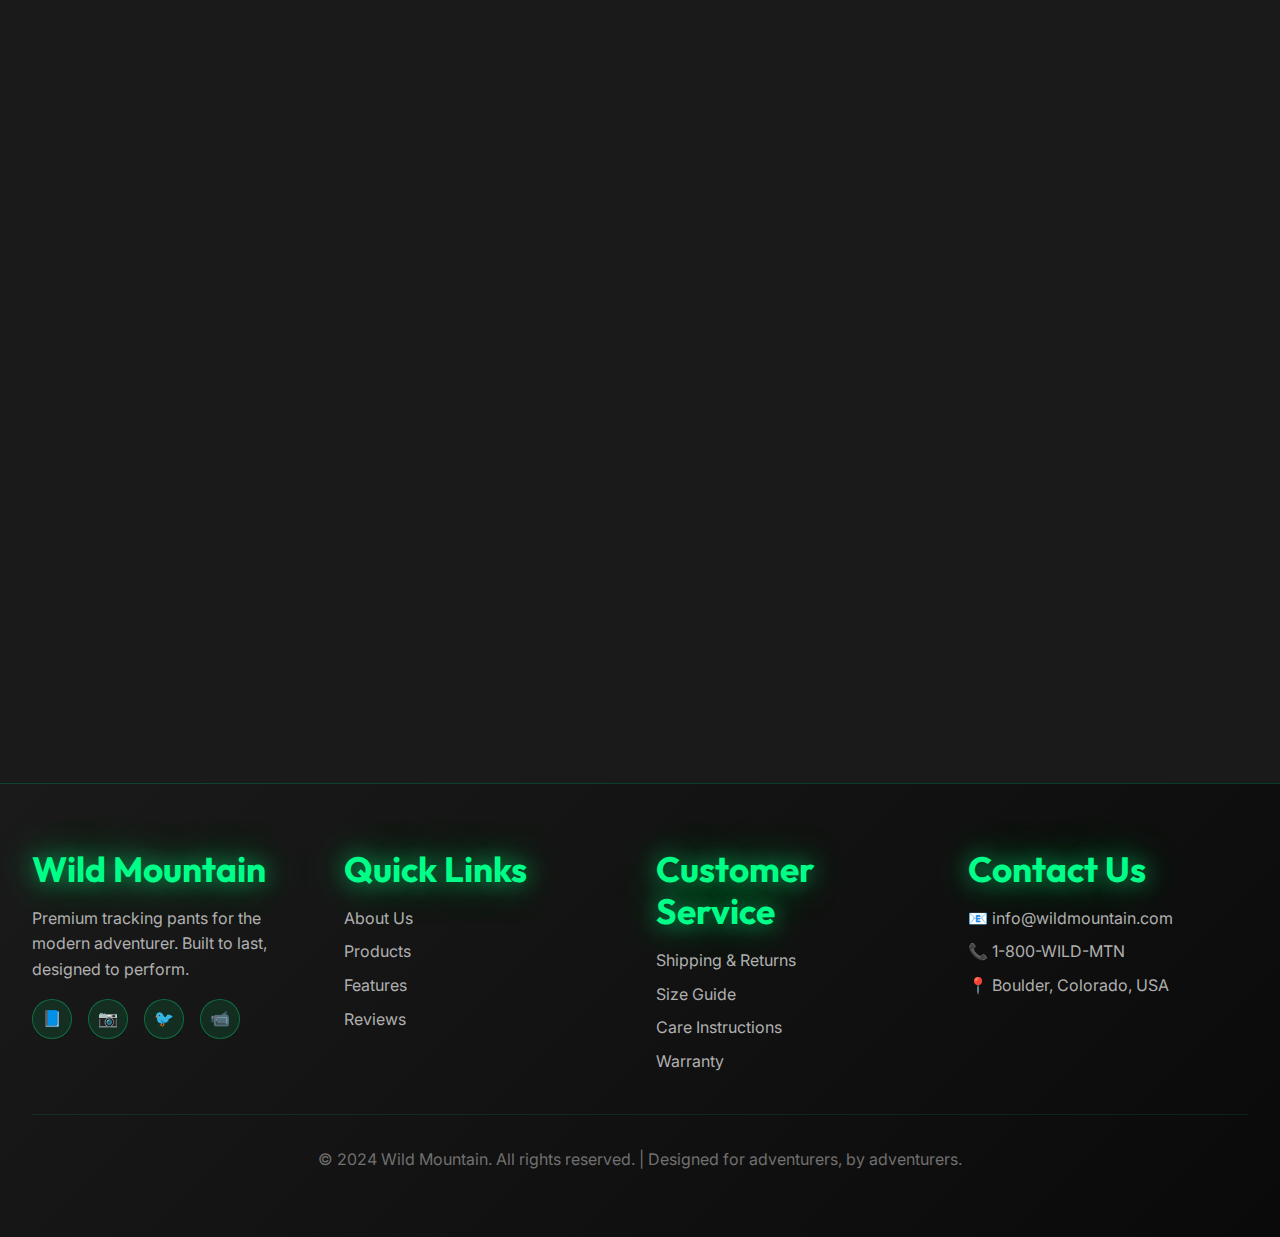
<file: wild-mountain/html/index.html>
<!DOCTYPE html>
<html lang="en">

<head>
    <meta charset="UTF-8">
    <meta name="viewport" content="width=device-width, initial-scale=1.0">
    <meta name="description"
        content="Wild Mountain - Premium tracking pants for outdoor adventures. Durable, comfortable, and designed for mountain explorers.">
    <meta name="keywords" content="tracking pants, hiking pants, outdoor gear, mountain clothing, adventure wear">
    <meta name="author" content="Wild Mountain">
    <title>Wild Mountain - Premium Tracking Pants for Adventure</title>

    <!-- Google Fonts -->
    <link rel="preconnect" href="https://fonts.googleapis.com">
    <link rel="preconnect" href="https://fonts.gstatic.com" crossorigin>
    <link
        href="https://fonts.googleapis.com/css2?family=Outfit:wght@400;600;700;800&family=Inter:wght@400;500;600;700&display=swap"
        rel="stylesheet">

    <!-- Stylesheet -->
    <link rel="stylesheet" href="../css/style.css">
</head>

<body>
    <!-- Futuristic Background Elements -->
    <div class="cyber-grid"></div>
    <div class="scan-line"></div>
    <div class="data-stream"></div>

    <!-- Navigation -->
    <nav id="navbar">
        <div class="nav-container">
            <a href="#home" class="logo">
                <span>⛰️ WILD MOUNTAIN</span>
            </a>
            <ul class="nav-links" id="navLinks">
                <li><a href="#home">Home</a></li>
                <li><a href="#about">About</a></li>
                <li><a href="products.html">Products</a></li>
                <li><a href="#features">Features</a></li>
                <li><a href="#testimonials">Reviews</a></li>
                <li><a href="#contact">Contact</a></li>
                <li>
                    <div class="cart-icon" id="cartIcon">
                        🛒
                        <span class="cart-count" id="cartCount">0</span>
                    </div>
                </li>
            </ul>
            <button class="mobile-menu-toggle" id="mobileMenuToggle" aria-label="Toggle mobile menu">
                <span></span>
                <span></span>
                <span></span>
            </button>
        </div>
    </nav>

    <!-- Hero Section -->
    <section class="hero" id="home">
        <img src="../images/mountain_hero_bg_1765973660191.png" alt="Mountain landscape" class="hero-background">
        <div class="hero-overlay"></div>
        <div class="hero-content">
            <h1>Conquer Every Trail</h1>
            <p>Premium tracking pants engineered for the wild. Built for adventurers who demand durability, comfort, and
                style on every mountain journey.</p>
            <div>
                <a href="products.html" class="cta-button">Explore Collection</a>
                <a href="#about" class="cta-button cta-button-secondary">Learn More</a>
            </div>
        </div>
    </section>

    <!-- About Section -->
    <section class="about" id="about">
        <div class="section-title">
            <h2>Built for the Mountains</h2>
            <p>Where adventure meets innovation</p>
        </div>
        <div class="about-content">
            <div class="about-text">
                <h3>Our Story</h3>
                <p>Wild Mountain was born from a passion for exploration and a frustration with gear that couldn't keep
                    up. We set out to create tracking pants that could withstand the harshest conditions while keeping
                    you comfortable on every adventure.</p>
                <p>Every pair is meticulously designed with input from professional mountaineers, hikers, and outdoor
                    enthusiasts. We use only premium materials and cutting-edge construction techniques to ensure our
                    pants perform when it matters most.</p>
                <p>From alpine peaks to forest trails, Wild Mountain gear is your trusted companion for every journey
                    into the wild.</p>
            </div>
            <div class="about-image">
                <img src="../images/pants_action_shot_1765973585218.png"
                    alt="Hiker wearing Wild Mountain tracking pants">
            </div>
        </div>
    </section>

    <!-- Features Section -->
    <section class="features" id="features">
        <div class="section-title">
            <h2>Engineered for Performance</h2>
            <p>Every detail designed with purpose</p>
        </div>
        <div class="features-grid">
            <div class="feature-card holographic-card">
                <div class="cyber-corners"></div>
                <div class="feature-icon">💧</div>
                <h3>Water Resistant</h3>
                <p>Advanced DWR coating repels water and keeps you dry in light rain and morning dew.</p>
            </div>
            <div class="feature-card holographic-card">
                <div class="cyber-corners"></div>
                <div class="feature-icon">🏔️</div>
                <h3>Reinforced Durability</h3>
                <p>Triple-stitched seams and reinforced high-wear areas ensure your pants last for years.</p>
            </div>
            <div class="feature-card">
                <div class="feature-icon">🌬️</div>
                <h3>Breathable Fabric</h3>
                <p>Moisture-wicking technology keeps you comfortable during intense activity.</p>
            </div>
            <div class="feature-card holographic-card">
                <div class="cyber-corners"></div>
                <div class="feature-icon">�</div>
                <h3>Strategic Pockets</h3>
                <p>Multiple zippered pockets keep your essentials secure and easily accessible.</p>
            </div>
            <div class="feature-card">
                <div class="feature-icon">🎯</div>
                <h3>Articulated Fit</h3>
                <p>Ergonomic design allows full range of motion for climbing, scrambling, and hiking.</p>
            </div>
            <div class="feature-card">
                <div class="feature-icon">♻️</div>
                <h3>Sustainable Materials</h3>
                <p>Made with recycled fabrics and eco-friendly manufacturing processes.</p>
            </div>
        </div>
    </section>

    <!-- Testimonials Section -->

    <section class="testimonials" id="testimonials">
        <div class="section-title">
            <h2>What Adventurers Say</h2>
            <p>Trusted by outdoor enthusiasts worldwide</p>
        </div>
        <div class="testimonials-container">
            <div class="testimonial-card">
                <p class="testimonial-text">"I've put these pants through hell and back - from the Rockies to the Andes.
                    They're still going strong after two years of constant use. Best investment I've made in outdoor
                    gear."</p>
                <div class="testimonial-author">
                    <div class="author-avatar">MR</div>
                    <div class="author-info">
                        <h4>Marcus Rodriguez</h4>
                        <p>Professional Mountain Guide</p>
                    </div>
                </div>
            </div>
            <div class="testimonial-card">
                <p class="testimonial-text">"The fit is perfect, the pockets are exactly where I need them, and they
                    look great both on the trail and around town. Wild Mountain has nailed the balance between function
                    and style."</p>
                <div class="testimonial-author">
                    <div class="author-avatar">SC</div>
                    <div class="author-info">
                        <h4>Sarah Chen</h4>
                        <p>Adventure Photographer</p>
                    </div>
                </div>
            </div>
            <div class="testimonial-card">
                <p class="testimonial-text">"Finally, tracking pants that can keep up with my adventures! Comfortable
                    enough for all-day hikes and tough enough for bushwhacking. The water resistance saved me during an
                    unexpected storm."</p>
                <div class="testimonial-author">
                    <div class="author-avatar">JK</div>
                    <div class="author-info">
                        <h4>James Kowalski</h4>
                        <p>Wilderness Explorer</p>
                    </div>
                </div>
            </div>
        </div>
    </section>

    <!-- Footer -->
    <footer id="contact">
        <div class="footer-content">
            <div class="footer-section">
                <h3>Wild Mountain</h3>
                <p>Premium tracking pants for the modern adventurer. Built to last, designed to perform.</p>
                <div class="social-links">
                    <a href="#" aria-label="Facebook">📘</a>
                    <a href="#" aria-label="Instagram">📷</a>
                    <a href="#" aria-label="Twitter">🐦</a>
                    <a href="#" aria-label="YouTube">📹</a>
                </div>
            </div>
            <div class="footer-section">
                <h3>Quick Links</h3>
                <a href="#about">About Us</a>
                <a href="products.html">Products</a>
                <a href="#features">Features</a>
                <a href="#testimonials">Reviews</a>
            </div>
            <div class="footer-section">
                <h3>Customer Service</h3>
                <a href="#">Shipping & Returns</a>
                <a href="#">Size Guide</a>
                <a href="#">Care Instructions</a>
                <a href="#">Warranty</a>
            </div>
            <div class="footer-section">
                <h3>Contact Us</h3>
                <p>📧 info@wildmountain.com</p>
                <p>📞 1-800-WILD-MTN</p>
                <p>📍 Boulder, Colorado, USA</p>
            </div>
        </div>
        <div class="footer-bottom">
            <p>&copy; 2024 Wild Mountain. All rights reserved. | Designed for adventurers, by adventurers.</p>
        </div>
    </footer>

    <!-- Shopping Cart Sidebar -->
    <div class="cart-sidebar" id="cartSidebar">
        <div class="cart-header">
            <h2>Shopping Cart</h2>
            <button class="close-cart" id="closeCart" aria-label="Close cart">×</button>
        </div>
        <div class="cart-items" id="cartItems">
            <div class="empty-cart">
                <div class="empty-cart-icon">🛒</div>
                <p>Your cart is empty</p>
            </div>
        </div>
        <div class="cart-footer">
            <div class="cart-total">
                <span class="cart-total-label">Total:</span>
                <span class="cart-total-amount" id="cartTotal">$0.00</span>
            </div>
            <button class="checkout-btn" id="checkoutBtn">Proceed to Checkout</button>
        </div>
    </div>

    <!-- Toast Notification -->
    <div class="toast" id="toast">
        <span class="toast-icon">✓</span>
        <span class="toast-message" id="toastMessage">Added to cart!</span>
    </div>

    <!-- JavaScript -->
    <script src="../js/shared.js"></script>
    <script>
        // Initialize page
        document.addEventListener('DOMContentLoaded', () => {
            initNavigation();
            initCart();
            createScrollIndicator();
            initScrollAnimations();
        });

        // Scroll animations
        function initScrollAnimations() {
            const observerOptions = {
                threshold: 0.1,
                rootMargin: '0px 0px -50px 0px'
            };

            const observer = new IntersectionObserver((entries) => {
                entries.forEach(entry => {
                    if (entry.isIntersecting) {
                        entry.target.classList.add('visible');
                    }
                });
            }, observerOptions);

            // Observe elements
            document.querySelectorAll('.section-title, .about-text, .about-image, .feature-card, .testimonial-card').forEach(el => {
                observer.observe(el);
            });
        }

        // Parallax effect for hero
        window.addEventListener('scroll', () => {
            const heroBackground = document.querySelector('.hero-background');
            if (heroBackground) {
                const scrolled = window.pageYOffset;
                heroBackground.style.transform = `translateY(${scrolled * 0.5}px) scale(1.1)`;
            }
        });

        // Hero entrance animation
        window.addEventListener('load', () => {
            const heroContent = document.querySelector('.hero-content');
            if (heroContent) {
                heroContent.style.opacity = '0';
                heroContent.style.transform = 'translateY(50px)';

                setTimeout(() => {
                    heroContent.style.transition = 'all 1s ease-out';
                    heroContent.style.opacity = '1';
                    heroContent.style.transform = 'translateY(0)';
                }, 100);
            }
        });
    </script>
</body>

</html>
</file>
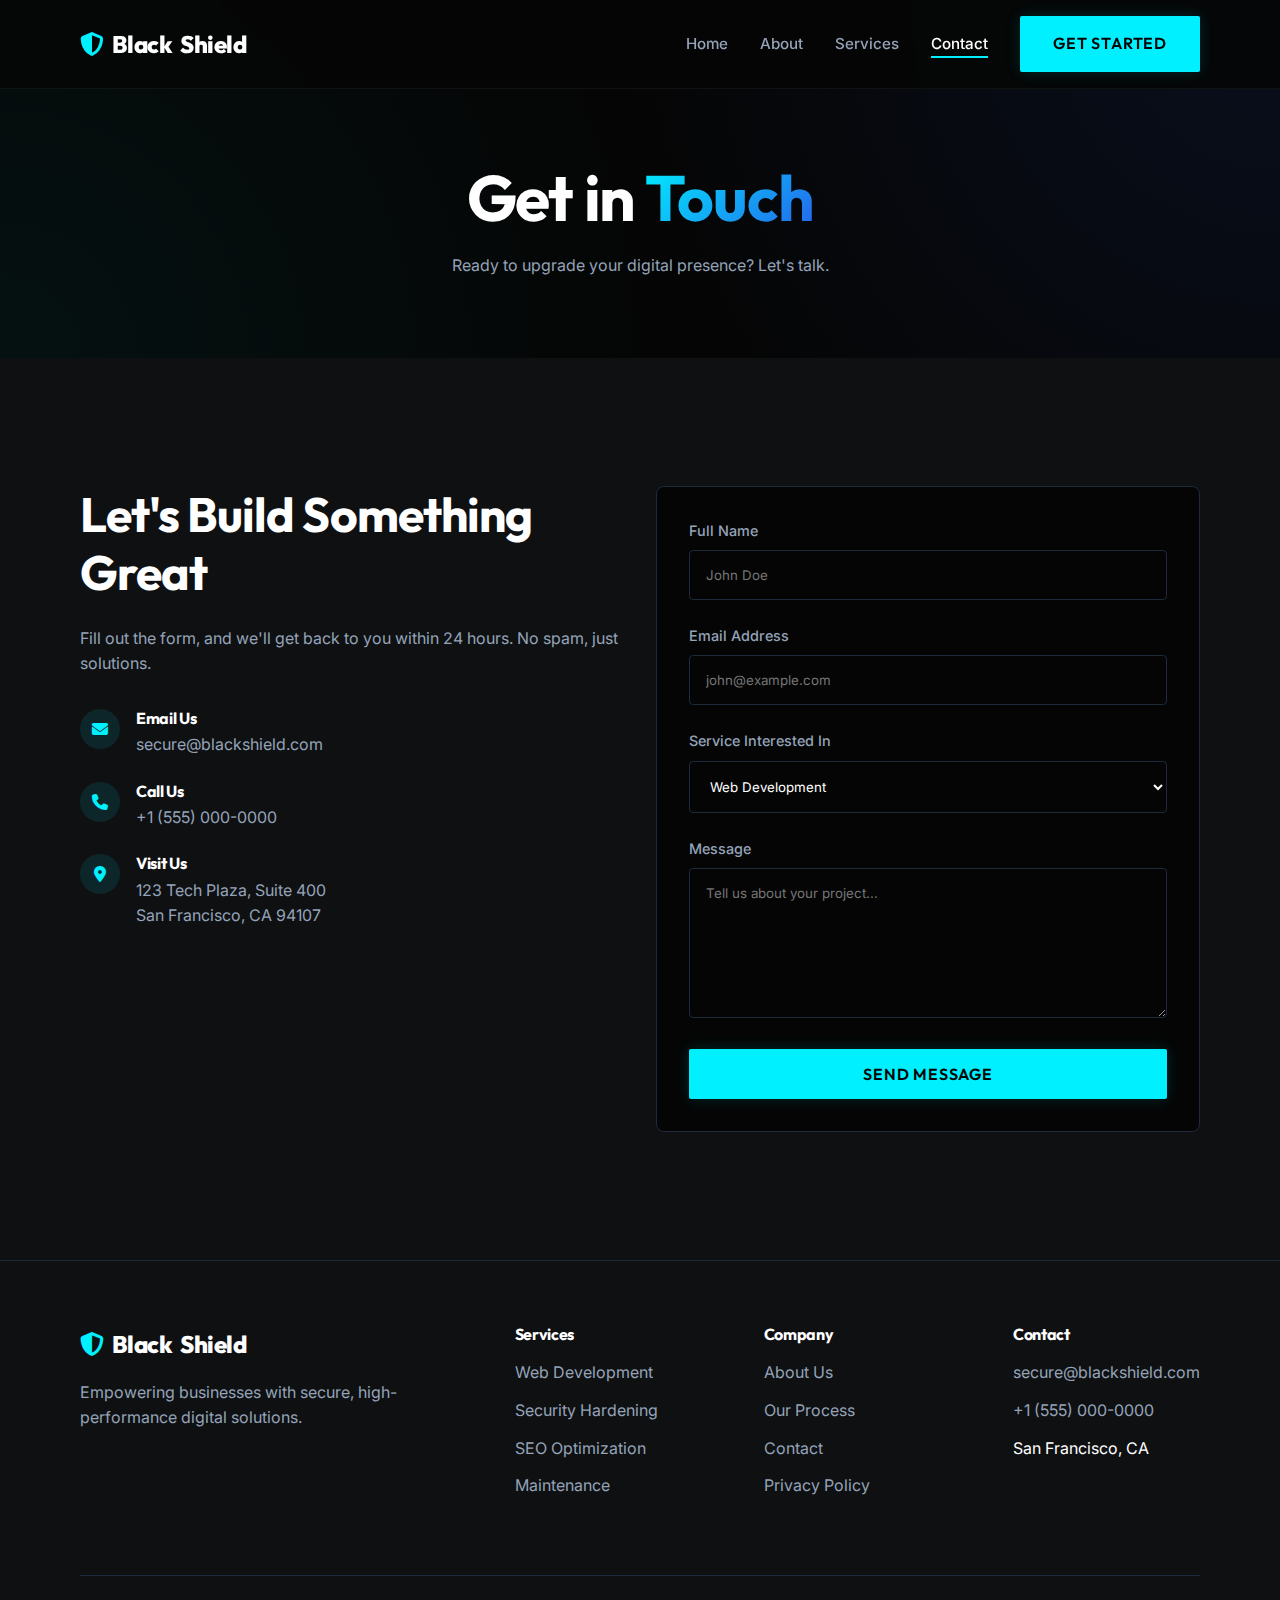
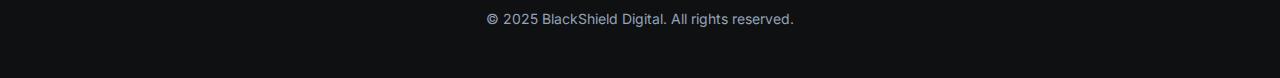
<file: businessWebsite/contact.html>
<!DOCTYPE html>
<html lang="en">

<head>
    <meta charset="UTF-8">
    <meta name="viewport" content="width=device-width, initial-scale=1.0">
    <title>Contact Us | BlackShield Digital</title>
    <meta name="description"
        content="Get in touch with BlackShield Digital for a free consultation. Secure your business with our high-performance web solutions.">

    <!-- Fonts -->
    <link rel="preconnect" href="https://fonts.googleapis.com">
    <link rel="preconnect" href="https://fonts.gstatic.com" crossorigin>
    <link
        href="https://fonts.googleapis.com/css2?family=Inter:wght@400;500;600;700&family=Outfit:wght@500;700;800&display=swap"
        rel="stylesheet">

    <!-- Styles -->
    <link rel="stylesheet" href="css/style.css">

    <!-- Icons -->
    <link rel="stylesheet" href="https://cdnjs.cloudflare.com/ajax/libs/font-awesome/6.4.0/css/all.min.css">
</head>

<body>

    <!-- Header -->
    <header class="header">
        <div class="container">
            <nav class="nav">
                <a href="index.html" class="logo">
                    <i class="fas fa-shield-alt"></i> Black<span>Shield</span>
                </a>

                <div class="mobile-toggle">
                    <i class="fas fa-bars"></i>
                </div>

                <ul class="nav-links">
                    <li><a href="index.html" class="nav-link">Home</a></li>
                    <li><a href="about.html" class="nav-link">About</a></li>
                    <li><a href="services.html" class="nav-link">Services</a></li>
                    <li><a href="contact.html" class="nav-link active">Contact</a></li>
                    <li><a href="contact.html" class="btn btn-primary">Get Started</a></li>
                </ul>
            </nav>
        </div>
    </header>

    <!-- Page Header -->
    <section class="hero" style="padding-bottom: var(--spacing-lg);">
        <div class="container text-center">
            <h1 class="animate-on-scroll">Get in <span class="text-gradient">Touch</span></h1>
            <p class="hero-subtitle animate-on-scroll">
                Ready to upgrade your digital presence? Let's talk.
            </p>
        </div>
    </section>

    <!-- Contact Section -->
    <section class="section-padding" style="background: var(--bg-surface);">
        <div class="container">
            <div class="grid grid-2">
                <!-- Contact Info -->
                <div class="animate-on-scroll">
                    <h2 style="margin-bottom: 1.5rem;">Let's Build Something Great</h2>
                    <p style="margin-bottom: 2rem;">Fill out the form, and we'll get back to you within 24 hours. No
                        spam, just solutions.</p>

                    <div style="display: grid; gap: 1.5rem;">
                        <div style="display: flex; gap: 1rem; align-items: flex-start;">
                            <div
                                style="width: 40px; height: 40px; background: rgba(0, 240, 255, 0.1); border-radius: 50%; display: flex; align-items: center; justify-content: center; color: var(--primary);">
                                <i class="fas fa-envelope"></i>
                            </div>
                            <div>
                                <h4 style="margin-bottom: 0.25rem;">Email Us</h4>
                                <a href="mailto:secure@blackshield.com"
                                    style="color: var(--text-muted); hover: color: var(--primary);">secure@blackshield.com</a>
                            </div>
                        </div>

                        <div style="display: flex; gap: 1rem; align-items: flex-start;">
                            <div
                                style="width: 40px; height: 40px; background: rgba(0, 240, 255, 0.1); border-radius: 50%; display: flex; align-items: center; justify-content: center; color: var(--primary);">
                                <i class="fas fa-phone"></i>
                            </div>
                            <div>
                                <h4 style="margin-bottom: 0.25rem;">Call Us</h4>
                                <a href="tel:+15550000000"
                                    style="color: var(--text-muted); hover: color: var(--primary);">+1 (555)
                                    000-0000</a>
                            </div>
                        </div>

                        <div style="display: flex; gap: 1rem; align-items: flex-start;">
                            <div
                                style="width: 40px; height: 40px; background: rgba(0, 240, 255, 0.1); border-radius: 50%; display: flex; align-items: center; justify-content: center; color: var(--primary);">
                                <i class="fas fa-map-marker-alt"></i>
                            </div>
                            <div>
                                <h4 style="margin-bottom: 0.25rem;">Visit Us</h4>
                                <p style="margin: 0;">123 Tech Plaza, Suite 400<br>San Francisco, CA 94107</p>
                            </div>
                        </div>
                    </div>
                </div>

                <!-- Contact Form -->
                <div class="animate-on-scroll">
                    <form class="contact-form"
                        style="background: var(--bg-body); padding: 2rem; border-radius: var(--radius-lg); border: 1px solid var(--border-color);">
                        <div class="form-group">
                            <label for="name" class="form-label">Full Name</label>
                            <input type="text" id="name" class="form-input" placeholder="John Doe" required>
                        </div>

                        <div class="form-group">
                            <label for="email" class="form-label">Email Address</label>
                            <input type="email" id="email" class="form-input" placeholder="john@example.com" required>
                        </div>

                        <div class="form-group">
                            <label for="service" class="form-label">Service Interested In</label>
                            <select id="service" class="form-input">
                                <option value="web-dev">Web Development</option>
                                <option value="security">Security Hardening</option>
                                <option value="landing-page">Landing Page</option>
                                <option value="maintenance">Maintenance</option>
                                <option value="other">Other</option>
                            </select>
                        </div>

                        <div class="form-group">
                            <label for="message" class="form-label">Message</label>
                            <textarea id="message" class="form-textarea" placeholder="Tell us about your project..."
                                required></textarea>
                        </div>

                        <button type="submit" class="btn btn-primary" style="width: 100%;">Send Message</button>
                    </form>
                </div>
            </div>
        </div>
    </section>

    <!-- Footer -->
    <footer class="footer">
        <div class="container">
            <div class="footer-grid">
                <div class="footer-col">
                    <a href="index.html" class="logo" style="margin-bottom: 1rem;">
                        <i class="fas fa-shield-alt"></i> Black<span>Shield</span>
                    </a>
                    <p>Empowering businesses with secure, high-performance digital solutions.</p>
                </div>

                <div class="footer-col">
                    <h4>Services</h4>
                    <ul class="footer-links">
                        <li><a href="services.html">Web Development</a></li>
                        <li><a href="services.html">Security Hardening</a></li>
                        <li><a href="services.html">SEO Optimization</a></li>
                        <li><a href="services.html">Maintenance</a></li>
                    </ul>
                </div>

                <div class="footer-col">
                    <h4>Company</h4>
                    <ul class="footer-links">
                        <li><a href="about.html">About Us</a></li>
                        <li><a href="index.html#process">Our Process</a></li>
                        <li><a href="contact.html">Contact</a></li>
                        <li><a href="#">Privacy Policy</a></li>
                    </ul>
                </div>

                <div class="footer-col">
                    <h4>Contact</h4>
                    <ul class="footer-links">
                        <li><a href="mailto:secure@blackshield.com">secure@blackshield.com</a></li>
                        <li><a href="tel:+15550000000">+1 (555) 000-0000</a></li>
                        <li>San Francisco, CA</li>
                    </ul>
                </div>
            </div>

            <div class="footer-bottom">
                <p>&copy; 2025 BlackShield Digital. All rights reserved.</p>
            </div>
        </div>
    </footer>

    <script src="js/main.js"></script>
</body>

</html>
</file>
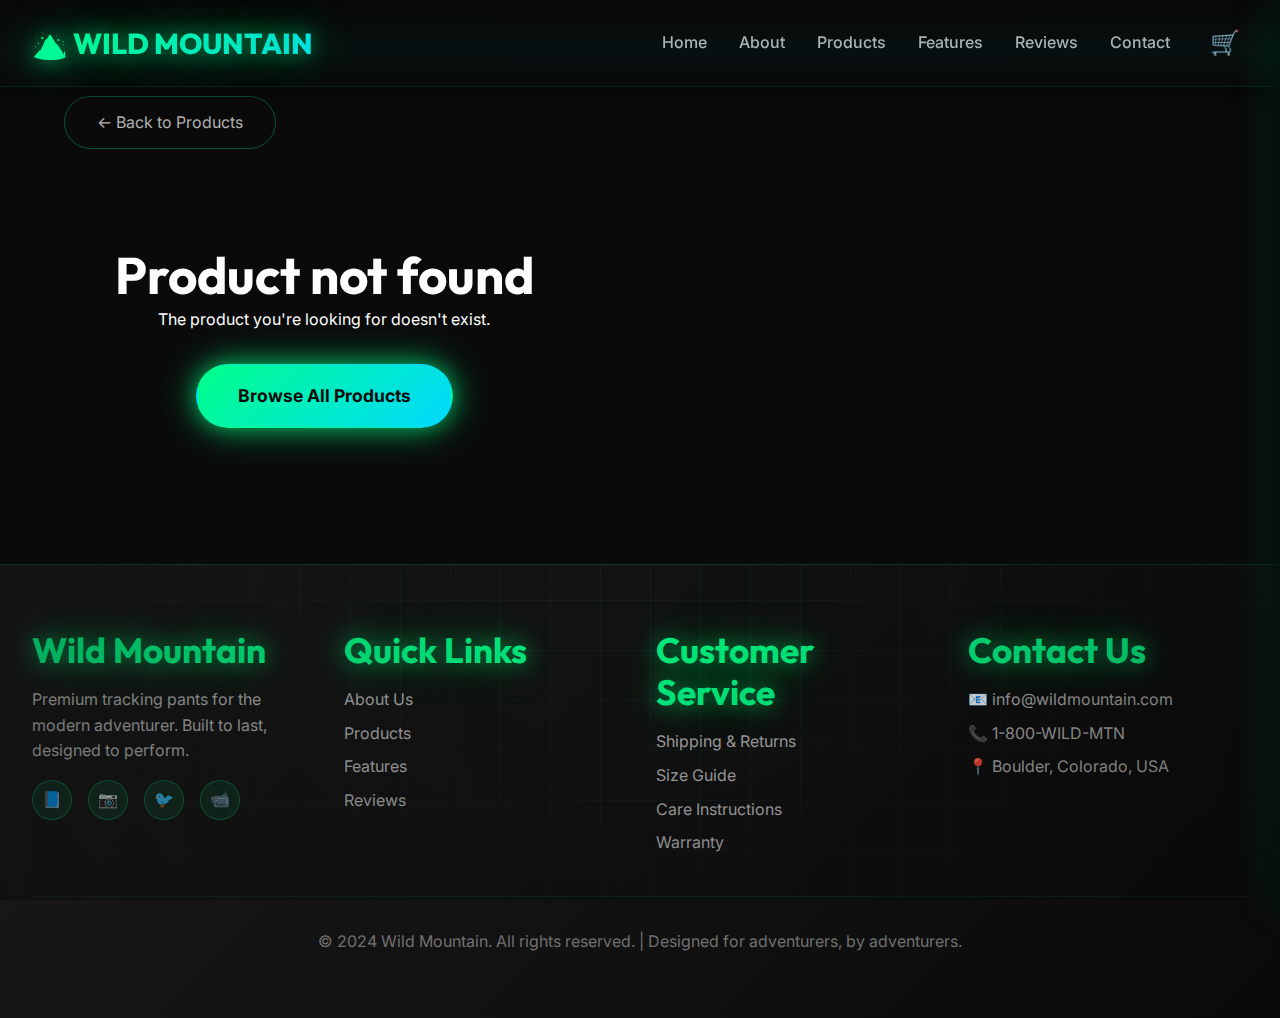
<file: wild-mountain/html/product-detail.html>
<!DOCTYPE html>
<html lang="en">

<head>
    <meta charset="UTF-8">
    <meta name="viewport" content="width=device-width, initial-scale=1.0">
    <meta name="description" content="Product details - Wild Mountain tracking pants">
    <title>Product Details - Wild Mountain</title>

    <link rel="preconnect" href="https://fonts.googleapis.com">
    <link rel="preconnect" href="https://fonts.gstatic.com" crossorigin>
    <link
        href="https://fonts.googleapis.com/css2?family=Outfit:wght@400;600;700;800&family=Inter:wght@400;500;600;700&display=swap"
        rel="stylesheet">

    <link rel="stylesheet" href="../css/style.css">
</head>

<body>
    <!-- Futuristic Background Elements -->
    <div class="cyber-grid"></div>
    <div class="scan-line"></div>

    <!-- Navigation -->
    <nav id="navbar">
        <div class="nav-container">
            <a href="index.html" class="logo">
                <span>⛰️ WILD MOUNTAIN</span>
            </a>
            <ul class="nav-links" id="navLinks">
                <li><a href="index.html">Home</a></li>
                <li><a href="index.html#about">About</a></li>
                <li><a href="products.html">Products</a></li>
                <li><a href="index.html#features">Features</a></li>
                <li><a href="index.html#testimonials">Reviews</a></li>
                <li><a href="index.html#contact">Contact</a></li>
                <li>
                    <div class="cart-icon" id="cartIcon">
                        🛒
                        <span class="cart-count" id="cartCount">0</span>
                    </div>
                </li>
            </ul>
            <button class="mobile-menu-toggle" id="mobileMenuToggle" aria-label="Toggle mobile menu">
                <span></span>
                <span></span>
                <span></span>
            </button>
        </div>
    </nav>

    <!-- Product Detail -->
    <section class="product-detail">
        <div class="container">
            <a href="products.html" class="back-to-products">← Back to Products</a>
        </div>

        <div class="product-detail-container" id="productDetailContainer">
            <!-- Content will be loaded dynamically -->
        </div>
    </section>

    <!-- Footer -->
    <footer id="contact">
        <div class="footer-content">
            <div class="footer-section">
                <h3>Wild Mountain</h3>
                <p>Premium tracking pants for the modern adventurer. Built to last, designed to perform.</p>
                <div class="social-links">
                    <a href="#" aria-label="Facebook">📘</a>
                    <a href="#" aria-label="Instagram">📷</a>
                    <a href="#" aria-label="Twitter">🐦</a>
                    <a href="#" aria-label="YouTube">📹</a>
                </div>
            </div>
            <div class="footer-section">
                <h3>Quick Links</h3>
                <a href="index.html#about">About Us</a>
                <a href="products.html">Products</a>
                <a href="index.html#features">Features</a>
                <a href="index.html#testimonials">Reviews</a>
            </div>
            <div class="footer-section">
                <h3>Customer Service</h3>
                <a href="#">Shipping & Returns</a>
                <a href="#">Size Guide</a>
                <a href="#">Care Instructions</a>
                <a href="#">Warranty</a>
            </div>
            <div class="footer-section">
                <h3>Contact Us</h3>
                <p>📧 info@wildmountain.com</p>
                <p>📞 1-800-WILD-MTN</p>
                <p>📍 Boulder, Colorado, USA</p>
            </div>
        </div>
        <div class="footer-bottom">
            <p>&copy; 2024 Wild Mountain. All rights reserved. | Designed for adventurers, by adventurers.</p>
        </div>
    </footer>

    <!-- Shopping Cart Sidebar -->
    <div class="cart-sidebar" id="cartSidebar">
        <div class="cart-header">
            <h2>Shopping Cart</h2>
            <button class="close-cart" id="closeCart" aria-label="Close cart">×</button>
        </div>
        <div class="cart-items" id="cartItems">
            <div class="empty-cart">
                <div class="empty-cart-icon">🛒</div>
                <p>Your cart is empty</p>
            </div>
        </div>
        <div class="cart-footer">
            <div class="cart-total">
                <span class="cart-total-label">Total:</span>
                <span class="cart-total-amount" id="cartTotal">$0.00</span>
            </div>
            <button class="checkout-btn" id="checkoutBtn">Proceed to Checkout</button>
        </div>
    </div>

    <!-- Toast Notification -->
    <div class="toast" id="toast">
        <span class="toast-icon">✓</span>
        <span class="toast-message" id="toastMessage">Added to cart!</span>
    </div>

    <!-- JavaScript -->
    <script src="../js/shared.js"></script>
    <script>
        // Get product ID from URL
        const urlParams = new URLSearchParams(window.location.search);
        const productId = urlParams.get('id');

        // Initialize page
        document.addEventListener('DOMContentLoaded', () => {
            initNavigation();
            initCart();
            createScrollIndicator();
            loadProductDetail();
        });

        // Load product details
        function loadProductDetail() {
            const product = getProductById(productId);

            if (!product) {
                document.getElementById('productDetailContainer').innerHTML = `
                    <div style="text-align: center; padding: 4rem;">
                        <h2>Product not found</h2>
                        <p>The product you're looking for doesn't exist.</p>
                        <a href="products.html" class="cta-button" style="margin-top: 2rem;">Browse All Products</a>
                    </div>
                `;
                return;
            }

            document.getElementById('productDetailContainer').innerHTML = `
                <div class="product-gallery">
                    <img src="${product.image}" alt="${product.name}" class="main-image" loading="eager">
                </div>
                
                <div class="product-info">
                    <span class="product-category-badge">${product.category}</span>
                    <h1>${product.name}</h1>
                    <div class="product-price">$${product.price.toFixed(2)}</div>
                    
                    <p class="product-description">${product.fullDescription}</p>
                    
                    <div class="product-features">
                        <h3>Key Features</h3>
                        <ul>
                            ${product.features.map(feature => `<li>${feature}</li>`).join('')}
                        </ul>
                    </div>
                    
                    <div class="product-options-detail">
                        <h3>Select Size</h3>
                        <div class="size-selector-detail">
                            ${product.sizes.map((size, index) => `
                                <button class="size-option-detail ${index === 1 ? 'selected' : ''}" data-size="${size}">${size}</button>
                            `).join('')}
                        </div>
                        
                        <div class="quantity-selector-detail">
                            <label>Quantity:</label>
                            <div class="quantity-controls">
                                <button class="quantity-btn-detail minus">-</button>
                                <span class="quantity-value-detail">1</span>
                                <button class="quantity-btn-detail plus">+</button>
                            </div>
                        </div>
                    </div>
                    
                    <button class="add-to-cart-detail" id="addToCartDetail">
                        🛒 Add to Cart
                    </button>
                </div>
            `;

            // Initialize interactions
            initProductInteractions(product);
        }

        // Initialize product interactions
        function initProductInteractions(product) {
            // Size selection
            const sizeButtons = document.querySelectorAll('.size-option-detail');
            sizeButtons.forEach(btn => {
                btn.addEventListener('click', () => {
                    sizeButtons.forEach(b => b.classList.remove('selected'));
                    btn.classList.add('selected');
                });
            });

            // Quantity controls
            const quantityValue = document.querySelector('.quantity-value-detail');
            const minusBtn = document.querySelector('.quantity-btn-detail.minus');
            const plusBtn = document.querySelector('.quantity-btn-detail.plus');

            minusBtn.addEventListener('click', () => {
                let qty = parseInt(quantityValue.textContent);
                if (qty > 1) {
                    quantityValue.textContent = qty - 1;
                }
            });

            plusBtn.addEventListener('click', () => {
                let qty = parseInt(quantityValue.textContent);
                if (qty < 10) {
                    quantityValue.textContent = qty + 1;
                }
            });

            // Add to cart
            const addToCartBtn = document.getElementById('addToCartDetail');
            addToCartBtn.addEventListener('click', () => {
                const selectedSize = document.querySelector('.size-option-detail.selected').dataset.size;
                const quantity = parseInt(quantityValue.textContent);

                addToCart(product.name, product.price, selectedSize, quantity, product.image);

                // Reset quantity
                quantityValue.textContent = '1';

                // Animation
                addToCartBtn.style.transform = 'scale(0.95)';
                setTimeout(() => {
                    addToCartBtn.style.transform = '';
                }, 200);
            });
        }
    </script>
</body>

</html>
</file>
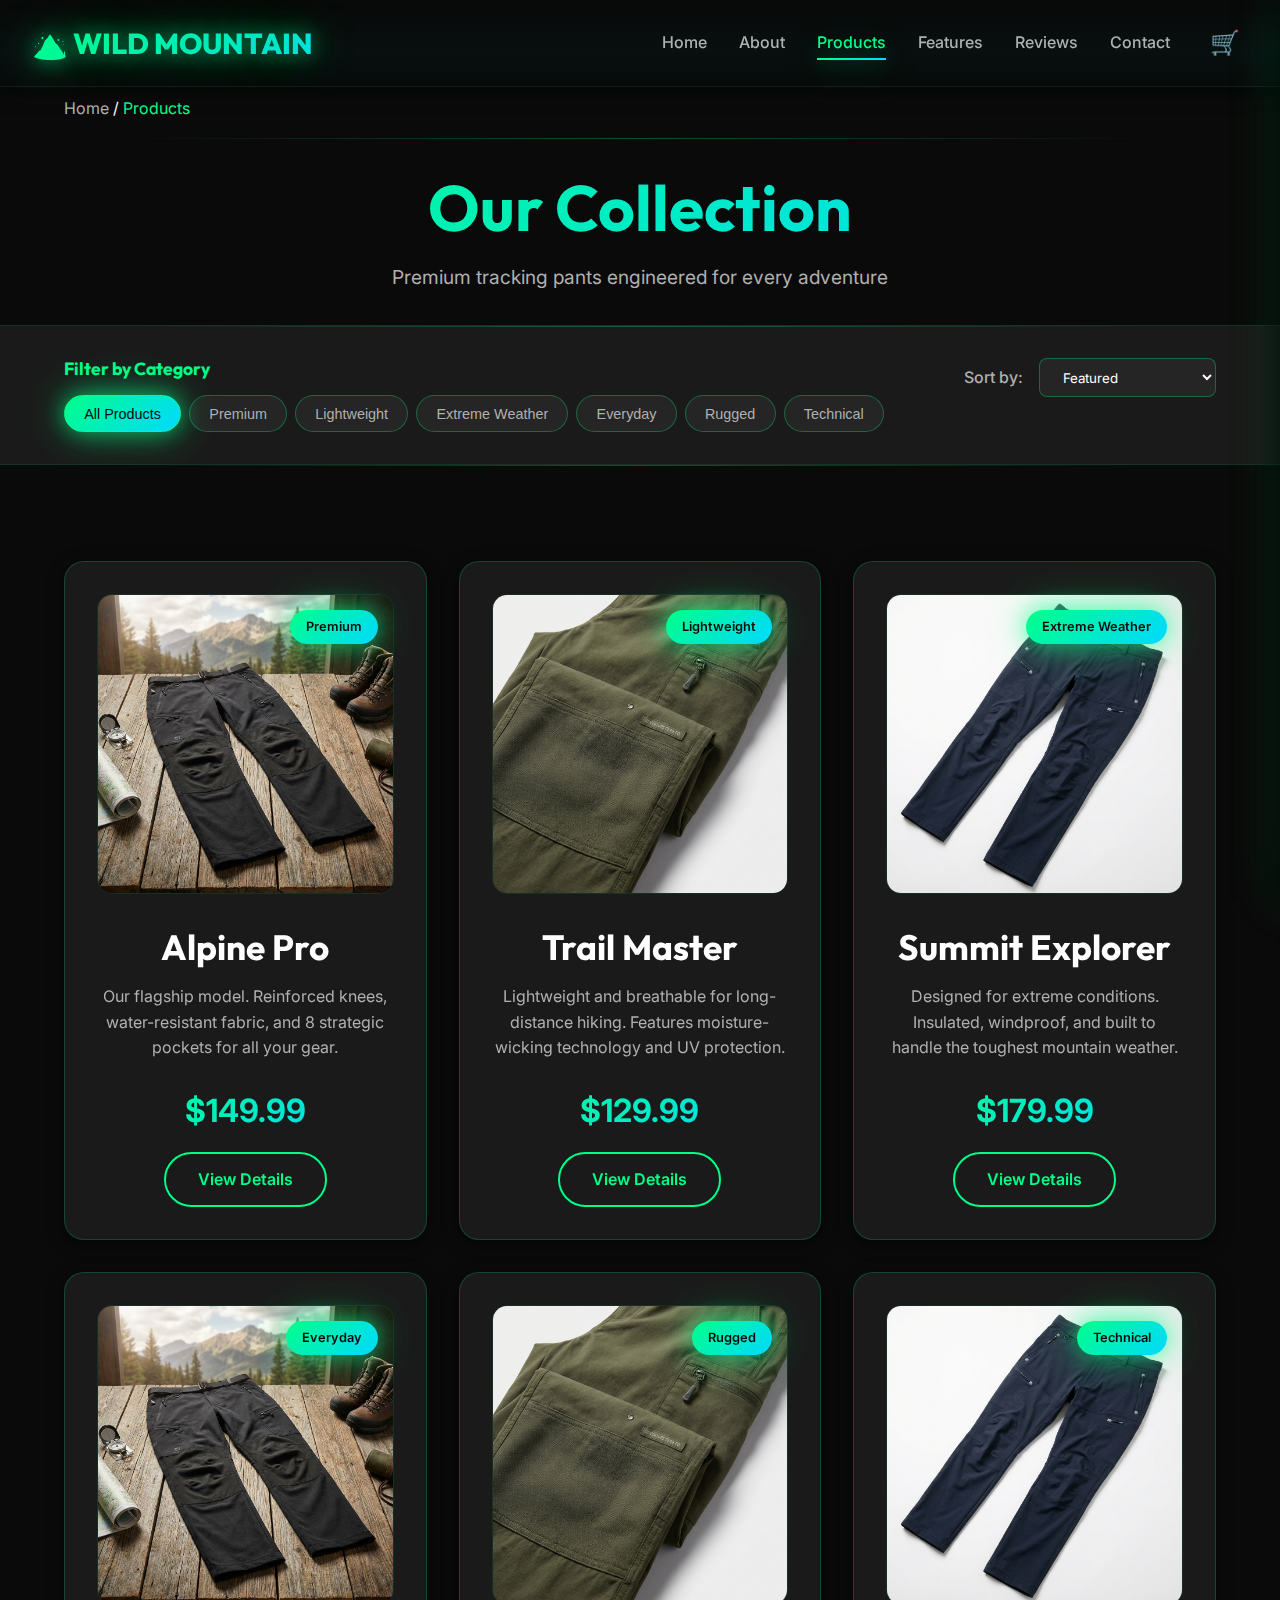
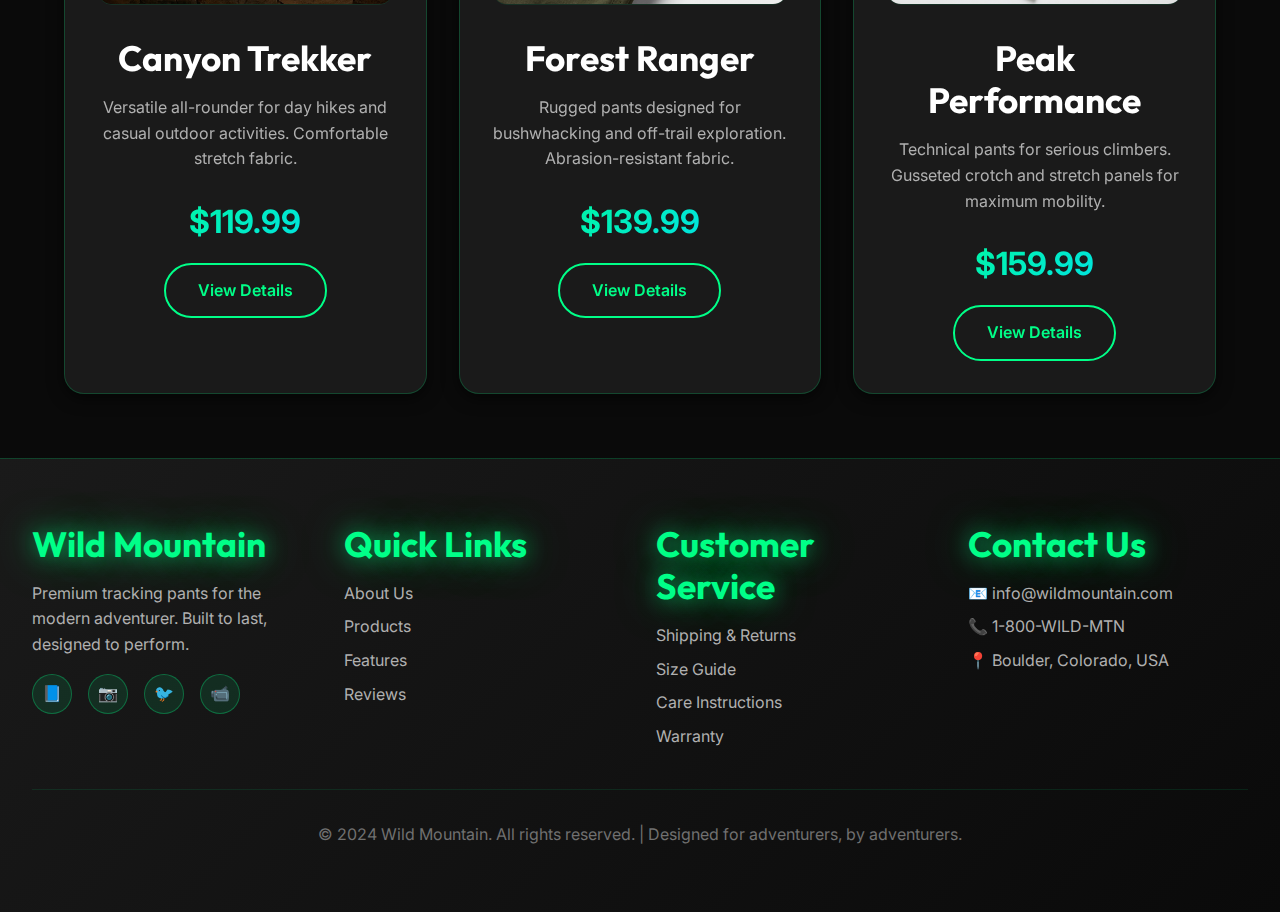
<file: wild-mountain/html/products.html>
<!DOCTYPE html>
<html lang="en">

<head>
    <meta charset="UTF-8">
    <meta name="viewport" content="width=device-width, initial-scale=1.0">
    <meta name="description"
        content="Browse Wild Mountain's complete collection of premium tracking pants for outdoor adventures.">
    <meta name="keywords" content="tracking pants, hiking pants, outdoor gear, mountain clothing">
    <title>Shop All Products - Wild Mountain</title>

    <!-- Google Fonts -->
    <link rel="preconnect" href="https://fonts.googleapis.com">
    <link rel="preconnect" href="https://fonts.gstatic.com" crossorigin>
    <link
        href="https://fonts.googleapis.com/css2?family=Outfit:wght@400;600;700;800&family=Inter:wght@400;500;600;700&display=swap"
        rel="stylesheet">

    <!-- Stylesheet -->
    <link rel="stylesheet" href="../css/style.css">
</head>

<body>
    <!-- Futuristic Background Elements -->
    <div class="cyber-grid"></div>
    <div class="scan-line"></div>

    <!-- Navigation -->
    <nav id="navbar">
        <div class="nav-container">
            <a href="index.html" class="logo">
                <span>⛰️ WILD MOUNTAIN</span>
            </a>
            <ul class="nav-links" id="navLinks">
                <li><a href="index.html">Home</a></li>
                <li><a href="index.html#about">About</a></li>
                <li><a href="products.html" class="active">Products</a></li>
                <li><a href="index.html#features">Features</a></li>
                <li><a href="index.html#testimonials">Reviews</a></li>
                <li><a href="index.html#contact">Contact</a></li>
                <li>
                    <div class="cart-icon" id="cartIcon">
                        🛒
                        <span class="cart-count" id="cartCount">0</span>
                    </div>
                </li>
            </ul>
            <button class="mobile-menu-toggle" id="mobileMenuToggle" aria-label="Toggle mobile menu">
                <span></span>
                <span></span>
                <span></span>
            </button>
        </div>
    </nav>

    <!-- Breadcrumb -->
    <section class="breadcrumb">
        <div class="container">
            <a href="index.html">Home</a> / <span>Products</span>
        </div>
    </section>

    <!-- Products Page Header -->
    <section class="products-header">
        <div class="container">
            <h1>Our Collection</h1>
            <p>Premium tracking pants engineered for every adventure</p>
        </div>
    </section>

    <!-- Filters and Sort -->
    <section class="products-controls">
        <div class="container">
            <div class="filter-section">
                <h3>Filter by Category</h3>
                <div class="filter-buttons">
                    <button class="filter-btn active" data-category="all">All Products</button>
                    <button class="filter-btn" data-category="Premium">Premium</button>
                    <button class="filter-btn" data-category="Lightweight">Lightweight</button>
                    <button class="filter-btn" data-category="Extreme Weather">Extreme Weather</button>
                    <button class="filter-btn" data-category="Everyday">Everyday</button>
                    <button class="filter-btn" data-category="Rugged">Rugged</button>
                    <button class="filter-btn" data-category="Technical">Technical</button>
                </div>
            </div>

            <div class="sort-section">
                <label for="sortSelect">Sort by:</label>
                <select id="sortSelect">
                    <option value="featured">Featured</option>
                    <option value="price-low">Price: Low to High</option>
                    <option value="price-high">Price: High to Low</option>
                    <option value="name">Name: A-Z</option>
                </select>
            </div>
        </div>
    </section>

    <!-- Products Grid -->
    <section class="products-listing">
        <div class="container">
            <div class="products-grid" id="productsGrid">
                <!-- Products will be dynamically loaded here -->
            </div>
        </div>
    </section>

    <!-- Footer -->
    <footer id="contact">
        <div class="footer-content">
            <div class="footer-section">
                <h3>Wild Mountain</h3>
                <p>Premium tracking pants for the modern adventurer. Built to last, designed to perform.</p>
                <div class="social-links">
                    <a href="#" aria-label="Facebook">📘</a>
                    <a href="#" aria-label="Instagram">📷</a>
                    <a href="#" aria-label="Twitter">🐦</a>
                    <a href="#" aria-label="YouTube">📹</a>
                </div>
            </div>
            <div class="footer-section">
                <h3>Quick Links</h3>
                <a href="index.html#about">About Us</a>
                <a href="products.html">Products</a>
                <a href="index.html#features">Features</a>
                <a href="index.html#testimonials">Reviews</a>
            </div>
            <div class="footer-section">
                <h3>Customer Service</h3>
                <a href="#">Shipping & Returns</a>
                <a href="#">Size Guide</a>
                <a href="#">Care Instructions</a>
                <a href="#">Warranty</a>
            </div>
            <div class="footer-section">
                <h3>Contact Us</h3>
                <p>📧 info@wildmountain.com</p>
                <p>📞 1-800-WILD-MTN</p>
                <p>📍 Boulder, Colorado, USA</p>
            </div>
        </div>
        <div class="footer-bottom">
            <p>&copy; 2024 Wild Mountain. All rights reserved. | Designed for adventurers, by adventurers.</p>
        </div>
    </footer>

    <!-- Shopping Cart Sidebar -->
    <div class="cart-sidebar" id="cartSidebar">
        <div class="cart-header">
            <h2>Shopping Cart</h2>
            <button class="close-cart" id="closeCart" aria-label="Close cart">×</button>
        </div>
        <div class="cart-items" id="cartItems">
            <div class="empty-cart">
                <div class="empty-cart-icon">🛒</div>
                <p>Your cart is empty</p>
            </div>
        </div>
        <div class="cart-footer">
            <div class="cart-total">
                <span class="cart-total-label">Total:</span>
                <span class="cart-total-amount" id="cartTotal">$0.00</span>
            </div>
            <button class="checkout-btn" id="checkoutBtn">Proceed to Checkout</button>
        </div>
    </div>

    <!-- Toast Notification -->
    <div class="toast" id="toast">
        <span class="toast-icon">✓</span>
        <span class="toast-message" id="toastMessage">Added to cart!</span>
    </div>

    <!-- JavaScript -->
    <script src="../js/shared.js"></script>
    <script>
        // Initialize page
        document.addEventListener('DOMContentLoaded', () => {
            initNavigation();
            initCart();
            createScrollIndicator();
            loadProducts();
            initFilters();
        });

        // Load products into grid
        function loadProducts(filterCategory = 'all', sortBy = 'featured') {
            const grid = document.getElementById('productsGrid');
            let filteredProducts = products;

            // Filter
            if (filterCategory !== 'all') {
                filteredProducts = products.filter(p => p.category === filterCategory);
            }

            // Sort
            switch (sortBy) {
                case 'price-low':
                    filteredProducts.sort((a, b) => a.price - b.price);
                    break;
                case 'price-high':
                    filteredProducts.sort((a, b) => b.price - a.price);
                    break;
                case 'name':
                    filteredProducts.sort((a, b) => a.name.localeCompare(b.name));
                    break;
            }

            // Render products
            grid.innerHTML = filteredProducts.map(product => `
                <div class="product-card" style="animation: fadeInUp 0.6s ease-out forwards;">
                    <a href="product-detail.html?id=${product.id}" class="product-link">
                        <img src="${product.image}" alt="${product.name}" class="product-image" loading="lazy">
                        <div class="product-category">${product.category}</div>
                    </a>
                    <h3>${product.name}</h3>
                    <p>${product.description}</p>
                    <div class="product-price">$${product.price.toFixed(2)}</div>
                    <a href="product-detail.html?id=${product.id}" class="view-details-btn">View Details</a>
                </div>
            `).join('');

            // Animate cards
            const cards = grid.querySelectorAll('.product-card');
            cards.forEach((card, index) => {
                card.style.animationDelay = `${index * 0.1}s`;
            });
        }

        // Initialize filters
        function initFilters() {
            const filterButtons = document.querySelectorAll('.filter-btn');
            const sortSelect = document.getElementById('sortSelect');

            filterButtons.forEach(btn => {
                btn.addEventListener('click', () => {
                    filterButtons.forEach(b => b.classList.remove('active'));
                    btn.classList.add('active');
                    loadProducts(btn.dataset.category, sortSelect.value);
                });
            });

            sortSelect.addEventListener('change', () => {
                const activeFilter = document.querySelector('.filter-btn.active');
                loadProducts(activeFilter.dataset.category, sortSelect.value);
            });
        }
    </script>
</body>

</html>
</file>
<file: style.css>
/* ===== CSS VARIABLES & DESIGN TOKENS ===== */
:root {
  /* Color Palette - Premium Dark Theme */
  --bg-primary: #0a0a0f;
  --bg-secondary: #13131a;
  --bg-tertiary: #1a1a24;
  --bg-card: rgba(26, 26, 36, 0.6);
  --bg-card-hover: rgba(26, 26, 36, 0.9);

  /* Accent Colors */
  --accent-primary: #6366f1;
  --accent-secondary: #8b5cf6;
  --accent-gradient: linear-gradient(135deg, #6366f1 0%, #8b5cf6 100%);
  --accent-glow: rgba(99, 102, 241, 0.3);

  /* Text Colors */
  --text-primary: #ffffff;
  --text-secondary: #a1a1aa;
  --text-tertiary: #71717a;

  /* Spacing */
  --spacing-xs: 0.5rem;
  --spacing-sm: 1rem;
  --spacing-md: 2rem;
  --spacing-lg: 4rem;
  --spacing-xl: 6rem;

  /* Border Radius */
  --radius-sm: 0.5rem;
  --radius-md: 1rem;
  --radius-lg: 1.5rem;
  --radius-xl: 2rem;

  /* Shadows */
  --shadow-sm: 0 2px 8px rgba(0, 0, 0, 0.3);
  --shadow-md: 0 4px 16px rgba(0, 0, 0, 0.4);
  --shadow-lg: 0 8px 32px rgba(0, 0, 0, 0.5);
  --shadow-glow: 0 0 40px var(--accent-glow);

  /* Transitions */
  --transition-fast: 0.2s ease;
  --transition-normal: 0.3s ease;
  --transition-slow: 0.5s ease;

  /* Typography */
  --font-primary: 'Inter', -apple-system, BlinkMacSystemFont, 'Segoe UI', sans-serif;
  --font-display: 'Outfit', 'Inter', sans-serif;
}

/* ===== RESET & BASE STYLES ===== */
* {
  margin: 0;
  padding: 0;
  box-sizing: border-box;
}

html {
  scroll-behavior: smooth;
  overflow-x: hidden;
}

body {
  font-family: var(--font-primary);
  background-color: var(--bg-primary);
  color: var(--text-primary);
  line-height: 1.6;
  overflow-x: hidden;
  position: relative;
}

/* Animated Background */
body::before {
  content: '';
  position: fixed;
  top: 0;
  left: 0;
  width: 100%;
  height: 100%;
  background:
    radial-gradient(circle at 20% 50%, rgba(99, 102, 241, 0.1) 0%, transparent 50%),
    radial-gradient(circle at 80% 80%, rgba(139, 92, 246, 0.1) 0%, transparent 50%);
  z-index: -1;
  animation: backgroundPulse 15s ease-in-out infinite;
}

@keyframes backgroundPulse {

  0%,
  100% {
    opacity: 1;
  }

  50% {
    opacity: 0.5;
  }
}

/* ===== TYPOGRAPHY ===== */
h1,
h2,
h3,
h4,
h5,
h6 {
  font-family: var(--font-display);
  font-weight: 700;
  line-height: 1.2;
}

h1 {
  font-size: clamp(2.5rem, 8vw, 5rem);
  background: var(--accent-gradient);
  -webkit-background-clip: text;
  -webkit-text-fill-color: transparent;
  background-clip: text;
  margin-bottom: var(--spacing-sm);
}

h2 {
  font-size: clamp(2rem, 5vw, 3.5rem);
  margin-bottom: var(--spacing-md);
}

h3 {
  font-size: clamp(1.5rem, 3vw, 2rem);
  margin-bottom: var(--spacing-sm);
}

p {
  font-size: 1.125rem;
  color: var(--text-secondary);
  margin-bottom: var(--spacing-sm);
}

/* ===== NAVIGATION ===== */
.navbar {
  position: fixed;
  top: 0;
  left: 0;
  width: 100%;
  padding: 1.5rem 5%;
  background: rgba(10, 10, 15, 0.8);
  backdrop-filter: blur(20px);
  border-bottom: 1px solid rgba(255, 255, 255, 0.1);
  z-index: 1000;
  transition: all var(--transition-normal);
}

.navbar.scrolled {
  padding: 1rem 5%;
  background: rgba(10, 10, 15, 0.95);
  box-shadow: var(--shadow-md);
}

.nav-container {
  max-width: 1400px;
  margin: 0 auto;
  display: flex;
  justify-content: space-between;
  align-items: center;
}

.logo {
  font-size: 1.75rem;
  font-weight: 700;
  font-family: var(--font-display);
  background: var(--accent-gradient);
  -webkit-background-clip: text;
  -webkit-text-fill-color: transparent;
  background-clip: text;
  cursor: pointer;
  transition: transform var(--transition-fast);
}

.logo:hover {
  transform: scale(1.05);
}

.nav-links {
  display: flex;
  gap: 2.5rem;
  list-style: none;
}

.nav-links a {
  color: var(--text-secondary);
  text-decoration: none;
  font-weight: 500;
  position: relative;
  transition: color var(--transition-fast);
}

.nav-links a::after {
  content: '';
  position: absolute;
  bottom: -5px;
  left: 0;
  width: 0;
  height: 2px;
  background: var(--accent-gradient);
  transition: width var(--transition-normal);
}

.nav-links a:hover {
  color: var(--text-primary);
}

.nav-links a:hover::after {
  width: 100%;
}

.menu-toggle {
  display: none;
  flex-direction: column;
  gap: 5px;
  cursor: pointer;
  z-index: 1001;
}

.menu-toggle span {
  width: 25px;
  height: 3px;
  background: var(--text-primary);
  border-radius: 2px;
  transition: all var(--transition-normal);
}

/* ===== HERO SECTION ===== */
.hero {
  min-height: 100vh;
  display: flex;
  align-items: center;
  justify-content: center;
  padding: var(--spacing-lg) 5%;
  position: relative;
  overflow: hidden;
}

.hero-content {
  max-width: 1400px;
  width: 100%;
  display: grid;
  grid-template-columns: 1fr 1fr;
  gap: var(--spacing-lg);
  align-items: center;
}

.hero-text {
  animation: fadeInUp 1s ease-out;
}

.hero-subtitle {
  font-size: 1.25rem;
  color: var(--accent-primary);
  font-weight: 600;
  margin-bottom: var(--spacing-sm);
  display: flex;
  align-items: center;
  gap: 0.5rem;
}

.hero-subtitle::before {
  content: '';
  width: 40px;
  height: 2px;
  background: var(--accent-gradient);
}

.hero-title {
  margin-bottom: var(--spacing-sm);
}

.hero-description {
  font-size: 1.25rem;
  color: var(--text-secondary);
  margin-bottom: var(--spacing-md);
  line-height: 1.8;
}

.hero-buttons {
  display: flex;
  gap: var(--spacing-sm);
  flex-wrap: wrap;
}

.btn {
  padding: 1rem 2rem;
  border-radius: var(--radius-md);
  font-weight: 600;
  font-size: 1rem;
  cursor: pointer;
  transition: all var(--transition-normal);
  text-decoration: none;
  display: inline-flex;
  align-items: center;
  gap: 0.5rem;
  border: none;
  position: relative;
  overflow: hidden;
}

.btn-primary {
  background: var(--accent-gradient);
  color: var(--text-primary);
  box-shadow: 0 4px 20px var(--accent-glow);
}

.btn-primary::before {
  content: '';
  position: absolute;
  top: 0;
  left: -100%;
  width: 100%;
  height: 100%;
  background: linear-gradient(90deg, transparent, rgba(255, 255, 255, 0.2), transparent);
  transition: left 0.5s;
}

.btn-primary:hover::before {
  left: 100%;
}

.btn-primary:hover {
  transform: translateY(-2px);
  box-shadow: 0 6px 30px var(--accent-glow);
}

.btn-secondary {
  background: transparent;
  color: var(--text-primary);
  border: 2px solid var(--accent-primary);
}

.btn-secondary:hover {
  background: var(--accent-primary);
  transform: translateY(-2px);
}

.hero-visual {
  position: relative;
  animation: fadeInRight 1s ease-out;
}

.profile-card {
  background: var(--bg-card);
  backdrop-filter: blur(20px);
  border-radius: var(--radius-xl);
  padding: var(--spacing-md);
  border: 1px solid rgba(255, 255, 255, 0.1);
  box-shadow: var(--shadow-lg);
  position: relative;
  overflow: hidden;
}

.profile-card::before {
  content: '';
  position: absolute;
  top: -50%;
  right: -50%;
  width: 200%;
  height: 200%;
  background: conic-gradient(from 0deg, transparent, var(--accent-primary), transparent 30%);
  animation: rotate 4s linear infinite;
  opacity: 0.1;
}

@keyframes rotate {
  100% {
    transform: rotate(360deg);
  }
}

.profile-image {
  width: 100%;
  aspect-ratio: 1;
  border-radius: var(--radius-lg);
  background: var(--accent-gradient);
  display: flex;
  align-items: center;
  justify-content: center;
  font-size: 8rem;
  margin-bottom: var(--spacing-sm);
  position: relative;
  overflow: hidden;
}

.profile-image::after {
  content: '👨‍💻';
  animation: float 3s ease-in-out infinite;
}

@keyframes float {

  0%,
  100% {
    transform: translateY(0);
  }

  50% {
    transform: translateY(-10px);
  }
}

.stats-grid {
  display: grid;
  grid-template-columns: repeat(3, 1fr);
  gap: var(--spacing-sm);
  margin-top: var(--spacing-sm);
}

.stat-item {
  text-align: center;
  padding: var(--spacing-sm);
  background: rgba(99, 102, 241, 0.1);
  border-radius: var(--radius-md);
  transition: all var(--transition-normal);
}

.stat-item:hover {
  background: rgba(99, 102, 241, 0.2);
  transform: translateY(-5px);
}

.stat-number {
  font-size: 2rem;
  font-weight: 700;
  background: var(--accent-gradient);
  -webkit-background-clip: text;
  -webkit-text-fill-color: transparent;
  background-clip: text;
}

.stat-label {
  font-size: 0.875rem;
  color: var(--text-tertiary);
}

/* ===== SECTION STYLES ===== */
section {
  padding: var(--spacing-xl) 5%;
  position: relative;
}

.section-header {
  text-align: center;
  margin-bottom: var(--spacing-lg);
  animation: fadeInUp 1s ease-out;
}

.section-title {
  position: relative;
  display: inline-block;
}

.section-title::after {
  content: '';
  position: absolute;
  bottom: -10px;
  left: 50%;
  transform: translateX(-50%);
  width: 60px;
  height: 4px;
  background: var(--accent-gradient);
  border-radius: 2px;
}

.section-description {
  max-width: 600px;
  margin: var(--spacing-md) auto 0;
  color: var(--text-secondary);
}

/* ===== SKILLS SECTION ===== */
.skills-container {
  max-width: 1400px;
  margin: 0 auto;
}

.skills-grid {
  display: grid;
  grid-template-columns: repeat(auto-fit, minmax(280px, 1fr));
  gap: var(--spacing-md);
}

.skill-card {
  background: var(--bg-card);
  backdrop-filter: blur(20px);
  border-radius: var(--radius-lg);
  padding: var(--spacing-md);
  border: 1px solid rgba(255, 255, 255, 0.1);
  transition: all var(--transition-normal);
  cursor: pointer;
  position: relative;
  overflow: hidden;
}

.skill-card::before {
  content: '';
  position: absolute;
  top: 0;
  left: -100%;
  width: 100%;
  height: 100%;
  background: linear-gradient(90deg, transparent, rgba(99, 102, 241, 0.1), transparent);
  transition: left 0.5s;
}

.skill-card:hover::before {
  left: 100%;
}

.skill-card:hover {
  transform: translateY(-10px);
  border-color: var(--accent-primary);
  box-shadow: 0 10px 40px var(--accent-glow);
}

.skill-icon {
  font-size: 3rem;
  margin-bottom: var(--spacing-sm);
  display: inline-block;
  animation: bounce 2s ease-in-out infinite;
}

@keyframes bounce {

  0%,
  100% {
    transform: translateY(0);
  }

  50% {
    transform: translateY(-10px);
  }
}

.skill-name {
  font-size: 1.5rem;
  font-weight: 600;
  margin-bottom: var(--spacing-xs);
}

.skill-level {
  color: var(--text-tertiary);
  font-size: 0.875rem;
  margin-bottom: var(--spacing-sm);
}

.skill-bar {
  width: 100%;
  height: 8px;
  background: rgba(255, 255, 255, 0.1);
  border-radius: 4px;
  overflow: hidden;
  position: relative;
}

.skill-progress {
  height: 100%;
  background: var(--accent-gradient);
  border-radius: 4px;
  transition: width 1s ease-out;
  position: relative;
  overflow: hidden;
}

.skill-progress::after {
  content: '';
  position: absolute;
  top: 0;
  left: 0;
  width: 100%;
  height: 100%;
  background: linear-gradient(90deg, transparent, rgba(255, 255, 255, 0.3), transparent);
  animation: shimmer 2s infinite;
}

@keyframes shimmer {
  0% {
    transform: translateX(-100%);
  }

  100% {
    transform: translateX(100%);
  }
}

/* ===== PROJECTS SECTION ===== */
.projects-container {
  max-width: 1400px;
  margin: 0 auto;
}

.projects-grid {
  display: grid;
  grid-template-columns: repeat(auto-fit, minmax(350px, 1fr));
  gap: var(--spacing-md);
}

.project-card {
  background: var(--bg-card);
  backdrop-filter: blur(20px);
  border-radius: var(--radius-lg);
  overflow: hidden;
  border: 1px solid rgba(255, 255, 255, 0.1);
  transition: all var(--transition-normal);
  cursor: pointer;
  position: relative;
}

.project-card:hover {
  transform: translateY(-10px);
  border-color: var(--accent-primary);
  box-shadow: 0 10px 40px var(--accent-glow);
}

.project-image {
  width: 100%;
  height: 200px;
  background: var(--accent-gradient);
  display: flex;
  align-items: center;
  justify-content: center;
  font-size: 4rem;
  position: relative;
  overflow: hidden;
}

.project-image::before {
  content: '';
  position: absolute;
  top: 0;
  left: 0;
  width: 100%;
  height: 100%;
  background: linear-gradient(135deg, rgba(99, 102, 241, 0.8), rgba(139, 92, 246, 0.8));
  transition: opacity var(--transition-normal);
}

.project-card:hover .project-image::before {
  opacity: 0.5;
}

.project-content {
  padding: var(--spacing-md);
}

.project-title {
  font-size: 1.5rem;
  margin-bottom: var(--spacing-xs);
}

.project-description {
  color: var(--text-secondary);
  margin-bottom: var(--spacing-sm);
}

.project-tags {
  display: flex;
  flex-wrap: wrap;
  gap: var(--spacing-xs);
  margin-bottom: var(--spacing-sm);
}

.tag {
  padding: 0.25rem 0.75rem;
  background: rgba(99, 102, 241, 0.2);
  border-radius: var(--radius-sm);
  font-size: 0.875rem;
  color: var(--accent-primary);
  border: 1px solid var(--accent-primary);
}

.project-link {
  display: inline-flex;
  align-items: center;
  gap: 0.5rem;
  color: var(--accent-primary);
  text-decoration: none;
  font-weight: 600;
  transition: gap var(--transition-fast);
}

.project-link:hover {
  gap: 1rem;
}

/* ===== CONTACT SECTION ===== */
.contact-container {
  max-width: 800px;
  margin: 0 auto;
}

.contact-content {
  background: var(--bg-card);
  backdrop-filter: blur(20px);
  border-radius: var(--radius-xl);
  padding: var(--spacing-lg);
  border: 1px solid rgba(255, 255, 255, 0.1);
  box-shadow: var(--shadow-lg);
}

.contact-info {
  display: grid;
  grid-template-columns: repeat(auto-fit, minmax(250px, 1fr));
  gap: var(--spacing-md);
  margin-bottom: var(--spacing-md);
}

.info-item {
  display: flex;
  align-items: center;
  gap: var(--spacing-sm);
  padding: var(--spacing-sm);
  background: rgba(99, 102, 241, 0.1);
  border-radius: var(--radius-md);
  transition: all var(--transition-normal);
}

.info-item:hover {
  background: rgba(99, 102, 241, 0.2);
  transform: translateX(10px);
}

.info-icon {
  font-size: 2rem;
  color: var(--accent-primary);
}

.info-text h4 {
  font-size: 1rem;
  margin-bottom: 0.25rem;
}

.info-text p {
  font-size: 0.875rem;
  color: var(--text-tertiary);
  margin: 0;
}

.social-links {
  display: flex;
  justify-content: center;
  gap: var(--spacing-sm);
  margin-top: var(--spacing-md);
}

.social-link {
  width: 50px;
  height: 50px;
  border-radius: 50%;
  background: rgba(99, 102, 241, 0.1);
  display: flex;
  align-items: center;
  justify-content: center;
  font-size: 1.5rem;
  color: var(--accent-primary);
  text-decoration: none;
  border: 2px solid transparent;
  transition: all var(--transition-normal);
}

.social-link:hover {
  background: var(--accent-gradient);
  color: var(--text-primary);
  transform: translateY(-5px) rotate(360deg);
  box-shadow: 0 5px 20px var(--accent-glow);
}

/* ===== FOOTER ===== */
.footer {
  background: var(--bg-secondary);
  padding: var(--spacing-md) 5%;
  text-align: center;
  border-top: 1px solid rgba(255, 255, 255, 0.1);
}

.footer p {
  color: var(--text-tertiary);
  margin: 0;
}

.footer-heart {
  color: #ef4444;
  animation: heartbeat 1.5s ease-in-out infinite;
}

@keyframes heartbeat {

  0%,
  100% {
    transform: scale(1);
  }

  50% {
    transform: scale(1.2);
  }
}

/* ===== ANIMATIONS ===== */
@keyframes fadeInUp {
  from {
    opacity: 0;
    transform: translateY(30px);
  }

  to {
    opacity: 1;
    transform: translateY(0);
  }
}

@keyframes fadeInRight {
  from {
    opacity: 0;
    transform: translateX(30px);
  }

  to {
    opacity: 1;
    transform: translateX(0);
  }
}

.fade-in {
  opacity: 0;
  animation: fadeInUp 1s ease-out forwards;
}

/* ===== SCROLL ANIMATIONS ===== */
.scroll-reveal {
  opacity: 0;
  transform: translateY(50px);
  transition: all 0.8s ease-out;
}

.scroll-reveal.active {
  opacity: 1;
  transform: translateY(0);
}

/* ===== PRODUCT SECTION ===== */
.product-container {
  max-width: 1200px;
  margin: 0 auto;
}

.featured-product-card {
  display: grid;
  grid-template-columns: 1fr 1.5fr;
  gap: var(--spacing-lg);
  background: var(--bg-card);
  backdrop-filter: blur(20px);
  border-radius: var(--radius-xl);
  padding: var(--spacing-lg);
  border: 1px solid rgba(255, 255, 255, 0.1);
  box-shadow: var(--shadow-lg);
  align-items: center;
  position: relative;
  overflow: hidden;
  transition: all var(--transition-normal);
}

.featured-product-card:hover {
  transform: translateY(-5px);
  border-color: var(--accent-primary);
  box-shadow: 0 15px 50px var(--accent-glow);
}

.featured-product-card::before {
  content: '';
  position: absolute;
  top: 0;
  left: 0;
  width: 100%;
  height: 100%;
  background: radial-gradient(circle at 0% 0%, rgba(99, 102, 241, 0.1), transparent 50%);
  pointer-events: none;
}

.product-visual {
  display: flex;
  justify-content: center;
  align-items: center;
  background: rgba(0, 0, 0, 0.2);
  border-radius: var(--radius-lg);
  height: 100%;
  min-height: 300px;
  position: relative;
  overflow: hidden;
}

.product-visual::after {
  content: '';
  position: absolute;
  inset: 0;
  background: linear-gradient(45deg, transparent, rgba(255, 255, 255, 0.05), transparent);
  animation: shimmer 3s infinite;
  pointer-events: none;
}

.product-img {
  width: 100%;
  height: 100%;
  object-fit: cover;
  transition: transform var(--transition-slow);
}

.featured-product-card:hover .product-img {
  transform: scale(1.05);
}

.product-name {
  font-size: 2.5rem;
  margin-bottom: var(--spacing-sm);
  background: var(--accent-gradient);
  -webkit-background-clip: text;
  -webkit-text-fill-color: transparent;
  background-clip: text;
}

.product-desc {
  font-size: 1.1rem;
  color: var(--text-secondary);
  margin-bottom: var(--spacing-md);
  line-height: 1.8;
}

.product-features {
  list-style: none;
  display: grid;
  grid-template-columns: repeat(auto-fit, minmax(200px, 1fr));
  gap: var(--spacing-sm);
  margin-bottom: var(--spacing-md);
}

.product-features li {
  display: flex;
  align-items: center;
  gap: 0.5rem;
  color: var(--text-primary);
  font-weight: 500;
}

/* ===== RESPONSIVE DESIGN ===== */
@media (max-width: 968px) {
  .hero-content {
    grid-template-columns: 1fr;
    gap: var(--spacing-md);
  }

  .hero-visual {
    order: -1;
  }

  .nav-links {
    position: fixed;
    top: 0;
    right: -100%;
    width: 70%;
    height: 100vh;
    background: rgba(10, 10, 15, 0.98);
    backdrop-filter: blur(20px);
    flex-direction: column;
    justify-content: center;
    align-items: center;
    transition: right var(--transition-normal);
    border-left: 1px solid rgba(255, 255, 255, 0.1);
  }

  .nav-links.active {
    right: 0;
  }

  .menu-toggle {
    display: flex;
  }

  .menu-toggle.active span:nth-child(1) {
    transform: rotate(45deg) translate(8px, 8px);
  }

  .menu-toggle.active span:nth-child(2) {
    opacity: 0;
  }

  .menu-toggle.active span:nth-child(3) {
    transform: rotate(-45deg) translate(7px, -7px);
  }

  .projects-grid,
  .skills-grid {
    grid-template-columns: 1fr;
  }

  .stats-grid {
    grid-template-columns: 1fr;
  }

  .featured-product-card {
    grid-template-columns: 1fr;
    text-align: center;
  }

  .product-features {
    justify-content: center;
  }

  .product-features li {
    justify-content: center;
  }
}

@media (max-width: 640px) {
  :root {
    --spacing-lg: 3rem;
    --spacing-xl: 4rem;
  }

  .hero-buttons {
    flex-direction: column;
  }

  .btn {
    width: 100%;
    justify-content: center;
  }

  .contact-info {
    grid-template-columns: 1fr;
  }
}

/* ===== CUSTOM SCROLLBAR ===== */
::-webkit-scrollbar {
  width: 10px;
}

::-webkit-scrollbar-track {
  background: var(--bg-secondary);
}

::-webkit-scrollbar-thumb {
  background: var(--accent-gradient);
  border-radius: 5px;
}

::-webkit-scrollbar-thumb:hover {
  background: var(--accent-primary);
}

/* ===== SELECTION ===== */
::selection {
  background: var(--accent-primary);
  color: var(--text-primary);
}
</file>
<file: businessWebsite/css/style.css>
/* 
   Project: BlackShield Digital Agency
   Theme: Dark, Security-Focused, Premium
   Author: Antigravity
*/

/* =========================================
   1. Variables & Design Tokens
   ========================================= */
:root {
    /* Colors */
    --bg-body: #050505;
    --bg-surface: #0f1012;
    --bg-surface-hover: #18191c;

    /* Brand Colors - Security Vibe (Cyan/Blue) */
    --primary: #00f0ff;
    /* Neon Cyan */
    --primary-dark: #00bcd4;
    --secondary: #2563eb;
    /* Royal Blue */

    --text-main: #ffffff;
    --text-muted: #94a3b8;
    --text-dark: #000000;

    --border-color: #1e293b;
    --border-highlight: #00f0ff;

    /* Gradients */
    --gradient-primary: linear-gradient(135deg, #00f0ff 0%, #2563eb 100%);
    --gradient-surface: linear-gradient(180deg, rgba(15, 16, 18, 0.8) 0%, rgba(15, 16, 18, 1) 100%);

    /* Spacing */
    --spacing-xs: 0.5rem;
    --spacing-sm: 1rem;
    --spacing-md: 2rem;
    --spacing-lg: 4rem;
    --spacing-xl: 8rem;

    /* Border Radius */
    --radius-sm: 2px;
    --radius-md: 4px;
    /* Sharper corners for security feel */
    --radius-lg: 8px;
    --radius-full: 9999px;

    /* Transitions */
    --transition-fast: 0.2s ease;
    --transition-normal: 0.3s ease;

    /* Shadows */
    --shadow-sm: 0 1px 2px 0 rgba(0, 0, 0, 0.05);
    --shadow-glow: 0 0 15px rgba(0, 240, 255, 0.15);
    --shadow-card: 0 10px 30px -10px rgba(0, 0, 0, 0.5);
}

/* =========================================
   2. Reset & Base Styles
   ========================================= */
*,
*::before,
*::after {
    box-sizing: border-box;
    margin: 0;
    padding: 0;
}

html {
    scroll-behavior: smooth;
    font-size: 16px;
}

body {
    font-family: 'Inter', sans-serif;
    background-color: var(--bg-body);
    color: var(--text-main);
    line-height: 1.6;
    overflow-x: hidden;
    -webkit-font-smoothing: antialiased;
}

a {
    text-decoration: none;
    color: inherit;
    transition: var(--transition-fast);
}

ul {
    list-style: none;
}

img {
    max-width: 100%;
    display: block;
}

h1,
h2,
h3,
h4,
h5,
h6 {
    font-family: 'Outfit', sans-serif;
    line-height: 1.2;
    font-weight: 700;
    color: var(--text-main);
    margin-bottom: var(--spacing-sm);
    letter-spacing: -0.02em;
}

h1 {
    font-size: clamp(2.5rem, 5vw, 4.5rem);
}

h2 {
    font-size: clamp(2rem, 4vw, 3rem);
}

h3 {
    font-size: 1.5rem;
}

p {
    color: var(--text-muted);
    margin-bottom: var(--spacing-sm);
}

/* =========================================
   3. Utility Classes
   ========================================= */
.container {
    width: 90%;
    max-width: 1200px;
    margin: 0 auto;
    padding: 0 var(--spacing-sm);
}

.text-gradient {
    background: var(--gradient-primary);
    -webkit-background-clip: text;
    -webkit-text-fill-color: transparent;
    background-clip: text;
    color: transparent;
}

.btn {
    display: inline-flex;
    align-items: center;
    justify-content: center;
    padding: 0.875rem 2rem;
    border-radius: var(--radius-sm);
    font-weight: 600;
    cursor: pointer;
    transition: var(--transition-normal);
    border: 1px solid transparent;
    font-size: 1rem;
    text-transform: uppercase;
    letter-spacing: 0.05em;
    font-family: 'Outfit', sans-serif;
}

.btn-primary {
    background: var(--primary);
    color: var(--bg-body);
    box-shadow: var(--shadow-glow);
}

.btn-primary:hover {
    background: var(--primary-dark);
    transform: translateY(-2px);
    box-shadow: 0 0 25px rgba(0, 240, 255, 0.4);
}

.btn-outline {
    background: transparent;
    border: 1px solid var(--border-color);
    color: var(--text-main);
}

.btn-outline:hover {
    border-color: var(--primary);
    color: var(--primary);
    box-shadow: var(--shadow-glow);
}

.section-padding {
    padding: var(--spacing-xl) 0;
}

.grid {
    display: grid;
    gap: var(--spacing-md);
}

.grid-2 {
    grid-template-columns: repeat(auto-fit, minmax(300px, 1fr));
}

.grid-3 {
    grid-template-columns: repeat(auto-fit, minmax(300px, 1fr));
}

.grid-4 {
    grid-template-columns: repeat(auto-fit, minmax(250px, 1fr));
}

.text-center {
    text-align: center;
}

/* =========================================
   4. Header & Navigation
   ========================================= */
.header {
    position: fixed;
    top: 0;
    left: 0;
    width: 100%;
    z-index: 1000;
    background: rgba(5, 5, 5, 0.9);
    backdrop-filter: blur(12px);
    border-bottom: 1px solid rgba(255, 255, 255, 0.05);
    padding: 1rem 0;
    transition: var(--transition-normal);
}

.nav {
    display: flex;
    align-items: center;
    justify-content: space-between;
}

.logo {
    font-family: 'Outfit', sans-serif;
    font-size: 1.5rem;
    font-weight: 800;
    color: var(--text-main);
    letter-spacing: -0.02em;
    display: flex;
    align-items: center;
    gap: 0.5rem;
}

.logo i {
    color: var(--primary);
}

.nav-links {
    display: flex;
    gap: var(--spacing-md);
    align-items: center;
}

.nav-link {
    font-weight: 500;
    color: var(--text-muted);
    font-size: 0.95rem;
    position: relative;
}

.nav-link::after {
    content: '';
    position: absolute;
    bottom: -5px;
    left: 0;
    width: 0;
    height: 2px;
    background: var(--primary);
    transition: width 0.3s ease;
}

.nav-link:hover::after,
.nav-link.active::after {
    width: 100%;
}

.nav-link:hover,
.nav-link.active {
    color: var(--text-main);
}

.mobile-toggle {
    display: none;
    font-size: 1.5rem;
    cursor: pointer;
    color: var(--text-main);
}

/* =========================================
   5. Hero Section
   ========================================= */
.hero {
    padding-top: calc(var(--spacing-xl) + 2rem);
    padding-bottom: var(--spacing-xl);
    position: relative;
    overflow: hidden;
    background: radial-gradient(circle at top right, rgba(37, 99, 235, 0.1) 0%, rgba(0, 0, 0, 0) 50%),
        radial-gradient(circle at bottom left, rgba(0, 240, 255, 0.05) 0%, rgba(0, 0, 0, 0) 50%);
}

.hero-content {
    max-width: 900px;
    margin: 0 auto;
    text-align: center;
    position: relative;
    z-index: 1;
}

.hero-badge {
    display: inline-flex;
    align-items: center;
    gap: 0.5rem;
    padding: 0.5rem 1rem;
    background: rgba(0, 240, 255, 0.05);
    border: 1px solid rgba(0, 240, 255, 0.2);
    border-radius: var(--radius-full);
    color: var(--primary);
    font-size: 0.875rem;
    font-weight: 600;
    margin-bottom: var(--spacing-md);
    text-transform: uppercase;
    letter-spacing: 0.05em;
}

.hero-cta {
    display: flex;
    gap: var(--spacing-sm);
    justify-content: center;
    margin-top: var(--spacing-md);
}

/* =========================================
   6. Cards & Services
   ========================================= */
.card {
    background: var(--bg-surface);
    border: 1px solid var(--border-color);
    padding: var(--spacing-md);
    border-radius: var(--radius-lg);
    transition: var(--transition-normal);
    position: relative;
    overflow: hidden;
}

.card::before {
    content: '';
    position: absolute;
    top: 0;
    left: 0;
    width: 100%;
    height: 100%;
    background: linear-gradient(45deg, transparent 0%, rgba(0, 240, 255, 0.03) 100%);
    opacity: 0;
    transition: var(--transition-normal);
}

.card:hover {
    transform: translateY(-5px);
    border-color: var(--primary);
    box-shadow: var(--shadow-glow);
}

.card:hover::before {
    opacity: 1;
}

.card-icon {
    width: 60px;
    height: 60px;
    background: rgba(0, 240, 255, 0.05);
    border: 1px solid rgba(0, 240, 255, 0.1);
    border-radius: var(--radius-md);
    display: flex;
    align-items: center;
    justify-content: center;
    color: var(--primary);
    font-size: 1.75rem;
    margin-bottom: var(--spacing-sm);
}

/* =========================================
   7. Process Section
   ========================================= */
.process-step {
    position: relative;
    padding: var(--spacing-md);
    background: var(--bg-surface);
    border-radius: var(--radius-lg);
    border: 1px solid var(--border-color);
    text-align: center;
}

.step-number {
    display: inline-block;
    width: 40px;
    height: 40px;
    line-height: 40px;
    background: var(--border-color);
    color: var(--text-main);
    border-radius: 50%;
    font-weight: 700;
    margin-bottom: 1rem;
    border: 1px solid transparent;
}

.process-step:hover .step-number {
    background: var(--primary);
    color: var(--bg-body);
    box-shadow: var(--shadow-glow);
}

/* =========================================
   8. Forms
   ========================================= */
.form-group {
    margin-bottom: 1.5rem;
}

.form-label {
    display: block;
    margin-bottom: 0.5rem;
    font-weight: 500;
    color: var(--text-muted);
    font-size: 0.9rem;
}

.form-input,
.form-textarea {
    width: 100%;
    padding: 1rem;
    background: var(--bg-body);
    border: 1px solid var(--border-color);
    border-radius: var(--radius-md);
    color: var(--text-main);
    font-family: inherit;
    transition: var(--transition-fast);
}

.form-input:focus,
.form-textarea:focus {
    outline: none;
    border-color: var(--primary);
    box-shadow: 0 0 0 1px var(--primary);
}

.form-textarea {
    min-height: 150px;
    resize: vertical;
}

/* =========================================
   9. Footer
   ========================================= */
.footer {
    border-top: 1px solid var(--border-color);
    padding: var(--spacing-lg) 0 var(--spacing-md);
    background: var(--bg-surface);
}

.footer-grid {
    display: grid;
    grid-template-columns: 2fr 1fr 1fr 1fr;
    gap: var(--spacing-lg);
    margin-bottom: var(--spacing-lg);
}

.footer-links li {
    margin-bottom: 0.75rem;
}

.footer-links a {
    color: var(--text-muted);
}

.footer-links a:hover {
    color: var(--primary);
}

.footer-bottom {
    text-align: center;
    padding-top: var(--spacing-md);
    border-top: 1px solid var(--border-color);
    color: var(--text-muted);
    font-size: 0.875rem;
}

/* =========================================
   10. Animations
   ========================================= */
.animate-on-scroll {
    opacity: 0;
    transform: translateY(20px);
    transition: opacity 0.6s ease-out, transform 0.6s ease-out;
}

.animate-on-scroll.is-visible {
    opacity: 1;
    transform: translateY(0);
}

/* =========================================
   11. Responsive
   ========================================= */
@media (max-width: 768px) {
    .nav-links {
        display: none;
        position: absolute;
        top: 100%;
        left: 0;
        width: 100%;
        background: var(--bg-surface);
        flex-direction: column;
        padding: var(--spacing-md);
        border-bottom: 1px solid var(--border-color);
        align-items: flex-start;
    }

    .nav-links.active {
        display: flex;
    }

    .mobile-toggle {
        display: block;
    }

    .hero-cta {
        flex-direction: column;
    }

    .footer-grid {
        grid-template-columns: 1fr;
        gap: 2rem;
    }

    h1 {
        font-size: 2.5rem;
    }
}
</file>
<file: wild-mountain/css/style.css>
* {
    margin: 0;
    padding: 0;
    box-sizing: border-box;
}

:root {
    /* Dark Theme Color Palette */
    --color-bg-primary: #0a0a0a;
    --color-bg-secondary: #1a1a1a;
    --color-bg-tertiary: #2a2a2a;
    --color-bg-card: rgba(30, 30, 30, 0.8);

    /* Neon Accents */
    --color-primary: #00ff88;
    --color-primary-glow: rgba(0, 255, 136, 0.5);
    --color-secondary: #00d9ff;
    --color-secondary-glow: rgba(0, 217, 255, 0.5);
    --color-accent: #ff00ff;
    --color-accent-glow: rgba(255, 0, 255, 0.5);

    /* Futuristic Cyber Colors */
    --cyber-blue: #00f0ff;
    --cyber-blue-glow: rgba(0, 240, 255, 0.5);
    --neon-pink: #ff006e;
    --neon-pink-glow: rgba(255, 0, 110, 0.5);
    --electric-purple: #8b00ff;
    --electric-purple-glow: rgba(139, 0, 255, 0.5);
    --grid-color: rgba(0, 240, 255, 0.15);
    --grid-glow: rgba(0, 240, 255, 0.3);

    /* Text Colors */
    --color-text-primary: #ffffff;
    --color-text-secondary: #b0b0b0;
    --color-text-muted: #707070;

    /* Gradients */
    --gradient-primary: linear-gradient(135deg, #00ff88 0%, #00d9ff 100%);
    --gradient-secondary: linear-gradient(135deg, #ff00ff 0%, #00d9ff 100%);
    --gradient-hero: linear-gradient(135deg, rgba(0, 255, 136, 0.2) 0%, rgba(0, 217, 255, 0.2) 100%);
    --gradient-card: linear-gradient(135deg, rgba(255, 255, 255, 0.05), rgba(255, 255, 255, 0.02));

    /* Holographic Gradients */
    --gradient-holographic: linear-gradient(45deg, #00f0ff, #ff006e, #8b00ff, #00ff88);
    --gradient-cyber: linear-gradient(90deg, #00f0ff 0%, #8b00ff 50%, #ff006e 100%);
    --gradient-scan: linear-gradient(180deg, transparent 0%, rgba(0, 240, 255, 0.1) 50%, transparent 100%);

    /* Typography */
    --font-heading: 'Outfit', sans-serif;
    --font-body: 'Inter', sans-serif;

    /* Spacing */
    --spacing-xs: 0.5rem;
    --spacing-sm: 1rem;
    --spacing-md: 2rem;
    --spacing-lg: 4rem;
    --spacing-xl: 6rem;

    /* Transitions */
    --transition-fast: 0.2s ease;
    --transition-normal: 0.4s ease;
    --transition-slow: 0.6s ease;

    /* Shadows */
    --shadow-sm: 0 2px 8px rgba(0, 0, 0, 0.5);
    --shadow-md: 0 4px 16px rgba(0, 0, 0, 0.6);
    --shadow-lg: 0 8px 32px rgba(0, 0, 0, 0.7);
    --shadow-glow-primary: 0 0 20px var(--color-primary-glow), 0 0 40px var(--color-primary-glow);
    --shadow-glow-secondary: 0 0 20px var(--color-secondary-glow), 0 0 40px var(--color-secondary-glow);
}

body {
    font-family: var(--font-body);
    line-height: 1.6;
    color: var(--color-text-primary);
    overflow-x: hidden;
    background-color: var(--color-bg-primary);
    background-image:
        radial-gradient(circle at 20% 50%, rgba(0, 255, 136, 0.05) 0%, transparent 50%),
        radial-gradient(circle at 80% 80%, rgba(0, 217, 255, 0.05) 0%, transparent 50%);
    background-attachment: fixed;
}

/* Typography */
h1,
h2,
h3,
h4,
h5,
h6 {
    font-family: var(--font-heading);
    font-weight: 700;
    line-height: 1.2;
    color: var(--color-text-primary);
}

h1 {
    font-size: clamp(2.5rem, 5vw, 4.5rem);
    background: var(--gradient-primary);
    -webkit-background-clip: text;
    -webkit-text-fill-color: transparent;
    background-clip: text;
}

h2 {
    font-size: clamp(2rem, 4vw, 3.5rem);
}

h3 {
    font-size: clamp(1.5rem, 3vw, 2.2rem);
}

/* Smooth Scrolling */
html {
    scroll-behavior: smooth;
}

/* Navigation */
nav {
    position: fixed;
    top: 0;
    width: 100%;
    background: rgba(10, 10, 10, 0.95);
    backdrop-filter: blur(10px);
    border-bottom: 1px solid rgba(0, 255, 136, 0.1);
    box-shadow: var(--shadow-md);
    z-index: 1000;
    transition: all 0.3s ease;
}

nav.scrolled {
    background: rgba(10, 10, 10, 0.95);
    border-bottom-color: rgba(0, 255, 136, 0.3);
    box-shadow: var(--shadow-lg), 0 0 30px rgba(0, 255, 136, 0.1);
}

.nav-container {
    max-width: 1400px;
    margin: 0 auto;
    padding: 1rem 2rem;
    display: flex;
    justify-content: space-between;
    align-items: center;
}

.logo {
    font-family: var(--font-heading);
    font-size: 1.8rem;
    font-weight: 800;
    color: var(--color-primary);
    text-decoration: none;
    display: flex;
    align-items: center;
    gap: 0.5rem;
    text-shadow: var(--shadow-glow-primary);
    transition: var(--transition-fast);
}

.logo:hover {
    transform: scale(1.05);
    filter: brightness(1.2);
}

.logo span {
    background: var(--gradient-primary);
    -webkit-background-clip: text;
    -webkit-text-fill-color: transparent;
    background-clip: text;
}

.nav-links {
    display: flex;
    gap: 2rem;
    list-style: none;
    align-items: center;
}

.nav-links a {
    text-decoration: none;
    color: var(--color-text-secondary);
    font-weight: 500;
    transition: var(--transition-fast);
    position: relative;
    padding: 0.5rem 0;
}

.nav-links a::after {
    content: '';
    position: absolute;
    bottom: 0;
    left: 0;
    width: 0;
    height: 2px;
    background: var(--gradient-primary);
    transition: var(--transition-normal);
    box-shadow: var(--shadow-glow-primary);
}

.nav-links a:hover::after {
    width: 100%;
}

.nav-links a:hover {
    color: var(--color-primary);
}

/* Cart Icon */
.cart-icon {
    position: relative;
    cursor: pointer;
    padding: 0.5rem;
    font-size: 1.5rem;
    color: var(--color-primary);
    transition: var(--transition-fast);
}

.cart-icon:hover {
    transform: scale(1.1);
    filter: drop-shadow(var(--shadow-glow-primary));
}

.cart-count {
    position: absolute;
    top: 0;
    right: 0;
    background: var(--gradient-primary);
    color: var(--color-bg-primary);
    font-size: 0.7rem;
    font-weight: 700;
    padding: 0.2rem 0.5rem;
    border-radius: 50px;
    min-width: 20px;
    text-align: center;
    animation: pulse 2s ease-in-out infinite;
}

.mobile-menu-toggle {
    display: none;
    flex-direction: column;
    gap: 5px;
    background: none;
    border: none;
    cursor: pointer;
}

.mobile-menu-toggle span {
    width: 25px;
    height: 3px;
    background: var(--color-primary);
    transition: var(--transition-fast);
    box-shadow: var(--shadow-glow-primary);
}

/* Hero Section */
.hero {
    position: relative;
    height: 100vh;
    display: flex;
    align-items: center;
    justify-content: center;
    overflow: hidden;
    background: var(--color-bg-primary);
}

.hero-background {
    position: absolute;
    top: 0;
    left: 0;
    width: 100%;
    height: 100%;
    object-fit: cover;
    opacity: 0.15;
    will-change: transform;
}

.hero-overlay {
    position: absolute;
    top: 0;
    left: 0;
    width: 100%;
    height: 100%;
    background: radial-gradient(circle at center, transparent 0%, var(--color-bg-primary) 100%);
}

.hero-content {
    position: relative;
    z-index: 2;
    text-align: center;
    color: white;
    max-width: 900px;
    padding: 2rem;
    animation: fadeInUp 1s ease-out;
}

.hero-content h1 {
    margin-bottom: 1.5rem;
    text-shadow: var(--shadow-glow-primary);
    animation: glow 3s ease-in-out infinite;
}

.hero-content p {
    font-size: clamp(1.1rem, 2vw, 1.5rem);
    margin-bottom: 2rem;
    color: var(--color-text-secondary);
}

.cta-button {
    display: inline-block;
    padding: 1rem 2.5rem;
    background: var(--gradient-primary);
    color: var(--color-bg-primary);
    text-decoration: none;
    font-weight: 700;
    font-size: 1.1rem;
    border-radius: 50px;
    box-shadow: var(--shadow-glow-primary);
    transition: var(--transition-normal);
    border: 2px solid transparent;
    position: relative;
    overflow: hidden;
}

.cta-button::before {
    content: '';
    position: absolute;
    top: 50%;
    left: 50%;
    width: 0;
    height: 0;
    background: rgba(255, 255, 255, 0.3);
    border-radius: 50%;
    transform: translate(-50%, -50%);
    transition: width 0.6s, height 0.6s;
}

.cta-button:hover::before {
    width: 300px;
    height: 300px;
}

.cta-button:hover {
    transform: translateY(-3px) scale(1.05);
    box-shadow: var(--shadow-glow-primary), 0 12px 40px rgba(0, 255, 136, 0.4);
}

.cta-button-secondary {
    background: transparent;
    color: var(--color-primary);
    border: 2px solid var(--color-primary);
    margin-left: 1rem;
    box-shadow: none;
}

.cta-button-secondary:hover {
    background: var(--gradient-primary);
    color: var(--color-bg-primary);
    box-shadow: var(--shadow-glow-primary);
}

/* Section Styles */
section {
    padding: var(--spacing-xl) var(--spacing-md);
    max-width: 1400px;
    margin: 0 auto;
    position: relative;
}

section::before {
    content: '';
    position: absolute;
    top: 0;
    left: 50%;
    transform: translateX(-50%);
    width: 80%;
    height: 1px;
    background: linear-gradient(90deg, transparent, var(--color-primary), transparent);
    opacity: 0.3;
}

.section-title {
    text-align: center;
    margin-bottom: var(--spacing-lg);
    opacity: 0;
    transform: translateY(30px);
    transition: var(--transition-slow);
}

.section-title.visible {
    opacity: 1;
    transform: translateY(0);
}

.section-title h2 {
    margin-bottom: 1rem;
    position: relative;
    display: inline-block;
    background: var(--gradient-primary);
    -webkit-background-clip: text;
    -webkit-text-fill-color: transparent;
    background-clip: text;
}

.section-title h2::after {
    content: '';
    position: absolute;
    bottom: -10px;
    left: 50%;
    transform: translateX(-50%);
    width: 100px;
    height: 3px;
    background: var(--gradient-primary);
    border-radius: 2px;
    box-shadow: var(--shadow-glow-primary);
}

.section-title p {
    color: var(--color-text-secondary);
    font-size: 1.1rem;
    max-width: 600px;
    margin: 1.5rem auto 0;
}

/* About Section */
.about {
    background: var(--color-bg-primary);
}

.about-content {
    display: grid;
    grid-template-columns: 1fr 1fr;
    gap: var(--spacing-lg);
    align-items: center;
}

.about-text {
    opacity: 0;
    transform: translateX(-50px);
    transition: var(--transition-slow);
}

.about-text.visible {
    opacity: 1;
    transform: translateX(0);
}

.about-text h3 {
    color: var(--color-primary);
    margin-bottom: 1rem;
    text-shadow: var(--shadow-glow-primary);
}

.about-text p {
    margin-bottom: 1.5rem;
    color: var(--color-text-secondary);
    font-size: 1.1rem;
    line-height: 1.8;
}

.about-image {
    opacity: 0;
    transform: translateX(50px);
    transition: var(--transition-slow);
    transition-delay: 0.2s;
}

.about-image.visible {
    opacity: 1;
    transform: translateX(0);
}

.about-image img {
    width: 100%;
    border-radius: 20px;
    box-shadow: var(--shadow-lg), var(--shadow-glow-primary);
    border: 1px solid rgba(0, 255, 136, 0.2);
}

/* Products Section */
.products {
    background: var(--color-bg-secondary);
}

.products-grid {
    display: grid;
    grid-template-columns: repeat(auto-fit, minmax(320px, 1fr));
    gap: var(--spacing-md);
    margin-top: var(--spacing-md);
}

.product-card {
    background: var(--color-bg-card);
    backdrop-filter: blur(10px);
    border: 1px solid rgba(0, 255, 136, 0.2);
    border-radius: 20px;
    padding: 2rem;
    text-align: center;
    transition: all 0.3s ease;
    box-shadow: var(--shadow-md);
    position: relative;
}

.product-card.visible {
    opacity: 1;
    transform: translateY(0);
}

.product-card:hover {
    transform: translateY(-10px);
    box-shadow: 0 8px 32px rgba(0, 255, 136, 0.3);
    border-color: var(--color-primary);
}

.product-image {
    width: 100%;
    height: 300px;
    object-fit: cover;
    border-radius: 15px;
    margin-bottom: 1.5rem;
    transition: transform 0.3s ease;
    border: 1px solid rgba(0, 255, 136, 0.1);
}

.product-card:hover .product-image {
    transform: scale(1.03);
}

.product-card h3 {
    margin-bottom: 1rem;
    color: var(--color-text-primary);
}

.product-card p {
    color: var(--color-text-secondary);
    margin-bottom: 1.5rem;
    line-height: 1.6;
}

.product-price {
    font-size: 2rem;
    font-weight: 700;
    background: var(--gradient-primary);
    -webkit-background-clip: text;
    -webkit-text-fill-color: transparent;
    background-clip: text;
    margin-bottom: 1rem;
}

/* Product Options */
.product-options {
    margin-bottom: 1.5rem;
    display: flex;
    flex-direction: column;
    gap: 1rem;
}

.size-selector {
    display: flex;
    gap: 0.5rem;
    justify-content: center;
    flex-wrap: wrap;
}

.size-option {
    padding: 0.5rem 1rem;
    background: rgba(255, 255, 255, 0.05);
    border: 1px solid rgba(0, 255, 136, 0.3);
    border-radius: 8px;
    color: var(--color-text-secondary);
    cursor: pointer;
    transition: var(--transition-fast);
    font-weight: 500;
}

.size-option:hover,
.size-option.selected {
    background: var(--gradient-primary);
    color: var(--color-bg-primary);
    border-color: var(--color-primary);
    box-shadow: var(--shadow-glow-primary);
}

.quantity-selector {
    display: flex;
    align-items: center;
    justify-content: center;
    gap: 1rem;
}

.quantity-btn {
    width: 35px;
    height: 35px;
    background: rgba(255, 255, 255, 0.05);
    border: 1px solid rgba(0, 255, 136, 0.3);
    border-radius: 8px;
    color: var(--color-primary);
    font-size: 1.2rem;
    cursor: pointer;
    transition: var(--transition-fast);
    display: flex;
    align-items: center;
    justify-content: center;
}

.quantity-btn:hover {
    background: var(--gradient-primary);
    color: var(--color-bg-primary);
    box-shadow: var(--shadow-glow-primary);
}

.quantity-value {
    font-size: 1.2rem;
    font-weight: 600;
    color: var(--color-text-primary);
    min-width: 40px;
    text-align: center;
}

.add-to-cart-btn {
    display: inline-block;
    padding: 1rem 2rem;
    background: var(--gradient-primary);
    color: var(--color-bg-primary);
    text-decoration: none;
    border: none;
    border-radius: 50px;
    font-weight: 700;
    font-size: 1rem;
    cursor: pointer;
    transition: var(--transition-normal);
    box-shadow: var(--shadow-glow-primary);
    position: relative;
    overflow: hidden;
}

.add-to-cart-btn::before {
    content: '';
    position: absolute;
    top: 50%;
    left: 50%;
    width: 0;
    height: 0;
    background: rgba(255, 255, 255, 0.3);
    border-radius: 50%;
    transform: translate(-50%, -50%);
    transition: width 0.6s, height 0.6s;
}

.add-to-cart-btn:hover::before {
    width: 300px;
    height: 300px;
}

.add-to-cart-btn:hover {
    transform: scale(1.05);
    box-shadow: var(--shadow-glow-primary), 0 8px 30px rgba(0, 255, 136, 0.5);
}

.add-to-cart-btn:active {
    transform: scale(0.95);
}

/* Features Section */
.features {
    background: var(--color-bg-primary);
}

.features-grid {
    display: grid;
    grid-template-columns: repeat(auto-fit, minmax(250px, 1fr));
    gap: var(--spacing-md);
    margin-top: var(--spacing-md);
}

.feature-card {
    text-align: center;
    padding: 2rem;
    background: var(--color-bg-card);
    backdrop-filter: blur(20px);
    border: 1px solid rgba(0, 255, 136, 0.2);
    border-radius: 15px;
    box-shadow: var(--shadow-sm);
    transition: var(--transition-normal);
    opacity: 0;
    transform: scale(0.9);
}

.feature-card.visible {
    opacity: 1;
    transform: scale(1);
}

.feature-card:hover {
    box-shadow: var(--shadow-md), var(--shadow-glow-primary);
    transform: translateY(-5px);
    border-color: var(--color-primary);
}

.feature-icon {
    font-size: 3rem;
    margin-bottom: 1rem;
    filter: drop-shadow(0 0 10px rgba(0, 255, 136, 0.5));
}

.feature-card h3 {
    margin-bottom: 1rem;
    font-size: 1.3rem;
    color: var(--color-primary);
}

.feature-card p {
    color: var(--color-text-secondary);
    line-height: 1.6;
}

/* Testimonials Section */
.testimonials {
    background: var(--color-bg-secondary);
}

.testimonials-container {
    max-width: 900px;
    margin: 0 auto;
}

.testimonial-card {
    background: var(--color-bg-card);
    backdrop-filter: blur(20px);
    border: 1px solid rgba(0, 255, 136, 0.2);
    border-radius: 20px;
    padding: var(--spacing-md);
    margin-bottom: var(--spacing-md);
    opacity: 0;
    transform: translateY(30px);
    transition: var(--transition-slow);
    box-shadow: var(--shadow-md);
}

.testimonial-card.visible {
    opacity: 1;
    transform: translateY(0);
}

.testimonial-card:hover {
    border-color: var(--color-primary);
    box-shadow: var(--shadow-lg), var(--shadow-glow-primary);
}

.testimonial-text {
    font-size: 1.1rem;
    font-style: italic;
    color: var(--color-text-secondary);
    margin-bottom: 1.5rem;
    line-height: 1.8;
}

.testimonial-author {
    display: flex;
    align-items: center;
    gap: 1rem;
}

.author-avatar {
    width: 50px;
    height: 50px;
    border-radius: 50%;
    background: var(--gradient-primary);
    display: flex;
    align-items: center;
    justify-content: center;
    color: var(--color-bg-primary);
    font-weight: 700;
    font-size: 1.2rem;
    box-shadow: var(--shadow-glow-primary);
}

.author-info h4 {
    color: var(--color-text-primary);
    margin-bottom: 0.2rem;
}

.author-info p {
    color: var(--color-text-muted);
    font-size: 0.9rem;
}

/* Shopping Cart Sidebar */
.cart-sidebar {
    position: fixed;
    top: 0;
    right: -450px;
    width: 450px;
    height: 100vh;
    background: rgba(10, 10, 10, 0.98);
    backdrop-filter: blur(20px);
    border-left: 1px solid rgba(0, 255, 136, 0.3);
    box-shadow: -5px 0 30px rgba(0, 0, 0, 0.8), 0 0 50px rgba(0, 255, 136, 0.2);
    z-index: 2000;
    transition: right 0.4s cubic-bezier(0.68, -0.55, 0.265, 1.55);
    display: flex;
    flex-direction: column;
}

.cart-sidebar.active {
    right: 0;
}

.cart-header {
    padding: 2rem;
    border-bottom: 1px solid rgba(0, 255, 136, 0.2);
    display: flex;
    justify-content: space-between;
    align-items: center;
}

.cart-header h2 {
    font-size: 1.8rem;
    background: var(--gradient-primary);
    -webkit-background-clip: text;
    -webkit-text-fill-color: transparent;
    background-clip: text;
}

.close-cart {
    background: none;
    border: none;
    font-size: 2rem;
    color: var(--color-text-secondary);
    cursor: pointer;
    transition: var(--transition-fast);
    width: 40px;
    height: 40px;
    display: flex;
    align-items: center;
    justify-content: center;
    border-radius: 8px;
}

.close-cart:hover {
    color: var(--color-primary);
    background: rgba(0, 255, 136, 0.1);
    transform: rotate(90deg);
}

.cart-items {
    flex: 1;
    overflow-y: auto;
    padding: 1.5rem;
}

.cart-item {
    display: flex;
    gap: 1rem;
    padding: 1.5rem;
    background: var(--color-bg-card);
    border: 1px solid rgba(0, 255, 136, 0.2);
    border-radius: 15px;
    margin-bottom: 1rem;
    transition: var(--transition-fast);
    animation: slideInRight 0.3s ease-out;
}

.cart-item:hover {
    border-color: var(--color-primary);
    box-shadow: var(--shadow-glow-primary);
}

.cart-item-image {
    width: 80px;
    height: 80px;
    object-fit: cover;
    border-radius: 10px;
    border: 1px solid rgba(0, 255, 136, 0.2);
}

.cart-item-details {
    flex: 1;
}

.cart-item-name {
    font-weight: 600;
    color: var(--color-text-primary);
    margin-bottom: 0.3rem;
}

.cart-item-size {
    font-size: 0.9rem;
    color: var(--color-text-muted);
    margin-bottom: 0.5rem;
}

.cart-item-price {
    color: var(--color-primary);
    font-weight: 700;
    font-size: 1.1rem;
}

.cart-item-actions {
    display: flex;
    flex-direction: column;
    justify-content: space-between;
    align-items: flex-end;
}

.remove-item {
    background: none;
    border: none;
    color: var(--color-text-muted);
    cursor: pointer;
    font-size: 1.2rem;
    transition: var(--transition-fast);
    padding: 0.3rem;
}

.remove-item:hover {
    color: #ff4444;
    transform: scale(1.2);
}

.cart-item-quantity {
    display: flex;
    align-items: center;
    gap: 0.5rem;
    background: rgba(255, 255, 255, 0.05);
    border-radius: 8px;
    padding: 0.3rem;
}

.cart-item-quantity button {
    width: 25px;
    height: 25px;
    background: rgba(0, 255, 136, 0.2);
    border: 1px solid rgba(0, 255, 136, 0.3);
    border-radius: 5px;
    color: var(--color-primary);
    cursor: pointer;
    transition: var(--transition-fast);
    font-size: 0.9rem;
}

.cart-item-quantity button:hover {
    background: var(--gradient-primary);
    color: var(--color-bg-primary);
}

.cart-item-quantity span {
    min-width: 30px;
    text-align: center;
    color: var(--color-text-primary);
    font-weight: 600;
}

.empty-cart {
    text-align: center;
    padding: 3rem 2rem;
    color: var(--color-text-muted);
}

.empty-cart-icon {
    font-size: 4rem;
    margin-bottom: 1rem;
    opacity: 0.3;
}

.cart-footer {
    padding: 2rem;
    border-top: 1px solid rgba(0, 255, 136, 0.2);
    background: rgba(10, 10, 10, 0.95);
}

.cart-total {
    display: flex;
    justify-content: space-between;
    align-items: center;
    margin-bottom: 1.5rem;
    font-size: 1.3rem;
}

.cart-total-label {
    color: var(--color-text-secondary);
    font-weight: 600;
}

.cart-total-amount {
    background: var(--gradient-primary);
    -webkit-background-clip: text;
    -webkit-text-fill-color: transparent;
    background-clip: text;
    font-weight: 700;
    font-size: 1.8rem;
}

.checkout-btn {
    width: 100%;
    padding: 1.2rem;
    background: var(--gradient-primary);
    color: var(--color-bg-primary);
    border: none;
    border-radius: 50px;
    font-weight: 700;
    font-size: 1.1rem;
    cursor: pointer;
    transition: var(--transition-normal);
    box-shadow: var(--shadow-glow-primary);
}

.checkout-btn:hover {
    transform: translateY(-3px);
    box-shadow: var(--shadow-glow-primary), 0 8px 30px rgba(0, 255, 136, 0.5);
}

.checkout-btn:active {
    transform: translateY(0);
}

/* Toast Notification */
.toast {
    position: fixed;
    bottom: 30px;
    right: 30px;
    background: var(--color-bg-card);
    backdrop-filter: blur(20px);
    border: 1px solid rgba(0, 255, 136, 0.3);
    border-radius: 15px;
    padding: 1rem 1.5rem;
    box-shadow: var(--shadow-lg), var(--shadow-glow-primary);
    z-index: 3000;
    display: flex;
    align-items: center;
    gap: 1rem;
    transform: translateX(500px);
    transition: transform 0.4s cubic-bezier(0.68, -0.55, 0.265, 1.55);
}

.toast.show {
    transform: translateX(0);
}

.toast-icon {
    font-size: 1.5rem;
}

.toast-message {
    color: var(--color-text-primary);
    font-weight: 500;
}

/* Footer */
footer {
    background: linear-gradient(135deg, var(--color-bg-secondary), var(--color-bg-primary));
    border-top: 1px solid rgba(0, 255, 136, 0.2);
    color: var(--color-text-primary);
    padding: var(--spacing-lg) var(--spacing-md);
}

.footer-content {
    max-width: 1400px;
    margin: 0 auto;
    display: grid;
    grid-template-columns: repeat(auto-fit, minmax(250px, 1fr));
    gap: var(--spacing-md);
}

.footer-section h3 {
    color: var(--color-primary);
    margin-bottom: 1rem;
    text-shadow: var(--shadow-glow-primary);
}

.footer-section p,
.footer-section a {
    color: var(--color-text-secondary);
    text-decoration: none;
    display: block;
    margin-bottom: 0.5rem;
    transition: var(--transition-fast);
}

.footer-section a:hover {
    color: var(--color-primary);
    transform: translateX(5px);
}

.social-links {
    display: flex;
    gap: 1rem;
    margin-top: 1rem;
}

.social-links a {
    width: 40px;
    height: 40px;
    background: rgba(0, 255, 136, 0.1);
    border: 1px solid rgba(0, 255, 136, 0.3);
    border-radius: 50%;
    display: flex;
    align-items: center;
    justify-content: center;
    transition: var(--transition-fast);
}

.social-links a:hover {
    background: var(--gradient-primary);
    transform: translateY(-3px);
    box-shadow: var(--shadow-glow-primary);
}

.footer-bottom {
    text-align: center;
    margin-top: var(--spacing-md);
    padding-top: var(--spacing-md);
    border-top: 1px solid rgba(0, 255, 136, 0.1);
    color: var(--color-text-muted);
}

/* Animations */
@keyframes fadeInUp {
    from {
        opacity: 0;
        transform: translateY(50px);
    }

    to {
        opacity: 1;
        transform: translateY(0);
    }
}

@keyframes parallaxFloat {

    0%,
    100% {
        transform: scale(1.1) translateY(0);
    }

    50% {
        transform: scale(1.15) translateY(-20px);
    }
}

@keyframes glow {

    0%,
    100% {
        text-shadow: 0 0 20px var(--color-primary-glow), 0 0 40px var(--color-primary-glow);
    }

    50% {
        text-shadow: 0 0 30px var(--color-primary-glow), 0 0 60px var(--color-primary-glow), 0 0 80px var(--color-primary-glow);
    }
}

@keyframes pulse {

    0%,
    100% {
        transform: scale(1);
    }

    50% {
        transform: scale(1.1);
    }
}

@keyframes rotate {
    from {
        transform: rotate(0deg);
    }

    to {
        transform: rotate(360deg);
    }
}

@keyframes slideInRight {
    from {
        opacity: 0;
        transform: translateX(50px);
    }

    to {
        opacity: 1;
        transform: translateX(0);
    }
}

/* Responsive Design */
@media (max-width: 768px) {
    .nav-links {
        position: fixed;
        top: 70px;
        right: -100%;
        flex-direction: column;
        background: rgba(10, 10, 10, 0.98);
        backdrop-filter: blur(20px);
        padding: 2rem;
        box-shadow: var(--shadow-lg);
        transition: var(--transition-normal);
        width: 250px;
        border-left: 1px solid rgba(0, 255, 136, 0.3);
    }

    .nav-links.active {
        right: 0;
    }

    .mobile-menu-toggle {
        display: flex;
    }

    .about-content {
        grid-template-columns: 1fr;
    }

    .products-grid {
        grid-template-columns: 1fr;
    }

    .features-grid {
        grid-template-columns: 1fr;
    }

    .cta-button-secondary {
        margin-left: 0;
        margin-top: 1rem;
    }

    section {
        padding: var(--spacing-lg) var(--spacing-sm);
    }

    .cart-sidebar {
        width: 100%;
        right: -100%;
    }

    .toast {
        right: 20px;
        left: 20px;
        bottom: 20px;
    }
}

/* Utility Classes */
.container {
    max-width: 1400px;
    margin: 0 auto;
    padding: 0 var(--spacing-md);
}

.text-center {
    text-align: center;
}

/* Scrollbar Styling */
::-webkit-scrollbar {
    width: 10px;
}

::-webkit-scrollbar-track {
    background: var(--color-bg-secondary);
}

::-webkit-scrollbar-thumb {
    background: var(--gradient-primary);
    border-radius: 5px;
}

::-webkit-scrollbar-thumb:hover {
    background: var(--gradient-secondary);
}

/* Breadcrumb Navigation */
.breadcrumb {
    padding: 6rem 2rem 1rem;
    background: var(--color-bg-primary);
}

.breadcrumb a {
    color: var(--color-text-secondary);
    text-decoration: none;
    transition: var(--transition-fast);
}

.breadcrumb a:hover {
    color: var(--color-primary);
}

.breadcrumb span {
    color: var(--color-primary);
}

/* Products Page Header */
.products-header {
    padding: 2rem var(--spacing-md);
    text-align: center;
    background: var(--color-bg-primary);
}

.products-header h1 {
    margin-bottom: 1rem;
}

.products-header p {
    color: var(--color-text-secondary);
    font-size: 1.2rem;
}

/* Products Controls */
.products-controls {
    padding: 2rem var(--spacing-md);
    background: var(--color-bg-secondary);
    border-top: 1px solid rgba(0, 255, 136, 0.1);
    border-bottom: 1px solid rgba(0, 255, 136, 0.1);
}

.products-controls .container {
    display: flex;
    justify-content: space-between;
    align-items: flex-start;
    gap: 2rem;
    flex-wrap: wrap;
}

.filter-section h3 {
    color: var(--color-primary);
    margin-bottom: 1rem;
    font-size: 1.1rem;
}

.filter-buttons {
    display: flex;
    gap: 0.5rem;
    flex-wrap: wrap;
}

.filter-btn {
    padding: 0.6rem 1.2rem;
    background: rgba(255, 255, 255, 0.05);
    border: 1px solid rgba(0, 255, 136, 0.3);
    border-radius: 50px;
    color: var(--color-text-secondary);
    cursor: pointer;
    transition: var(--transition-fast);
    font-weight: 500;
    font-size: 0.9rem;
}

.filter-btn:hover,
.filter-btn.active {
    background: var(--gradient-primary);
    color: var(--color-bg-primary);
    border-color: var(--color-primary);
    box-shadow: var(--shadow-glow-primary);
}

.sort-section {
    display: flex;
    align-items: center;
    gap: 1rem;
}

.sort-section label {
    color: var(--color-text-secondary);
    font-weight: 500;
}

#sortSelect {
    padding: 0.6rem 1.2rem;
    background: rgba(255, 255, 255, 0.05);
    border: 1px solid rgba(0, 255, 136, 0.3);
    border-radius: 8px;
    color: var(--color-text-primary);
    cursor: pointer;
    transition: var(--transition-fast);
    font-family: var(--font-body);
}

#sortSelect:hover,
#sortSelect:focus {
    border-color: var(--color-primary);
    box-shadow: 0 0 10px rgba(0, 255, 136, 0.3);
    outline: none;
}

/* Products Listing */
.products-listing {
    padding: var(--spacing-lg) var(--spacing-md);
    background: var(--color-bg-primary);
    min-height: 60vh;
}

.product-link {
    text-decoration: none;
    display: block;
    position: relative;
}

.product-category {
    position: absolute;
    top: 1rem;
    right: 1rem;
    background: var(--gradient-primary);
    color: var(--color-bg-primary);
    padding: 0.4rem 1rem;
    border-radius: 50px;
    font-size: 0.8rem;
    font-weight: 600;
    box-shadow: var(--shadow-glow-primary);
    z-index: 10;
}

.view-details-btn {
    display: inline-block;
    padding: 0.8rem 2rem;
    background: transparent;
    color: var(--color-primary);
    text-decoration: none;
    border: 2px solid var(--color-primary);
    border-radius: 50px;
    font-weight: 600;
    transition: all 0.3s ease;
    position: relative;
    z-index: 20;
}

.view-details-btn:hover {
    background: var(--gradient-primary);
    color: var(--color-bg-primary);
    box-shadow: 0 0 20px rgba(0, 255, 136, 0.5);
    transform: scale(1.05);
}

/* Product Detail Page */
.product-detail {
    padding: 6rem var(--spacing-md) var(--spacing-lg);
    background: var(--color-bg-primary);
}

.product-detail-container {
    max-width: 1200px;
    margin: 0 auto;
    display: grid;
    grid-template-columns: 1fr 1fr;
    gap: var(--spacing-lg);
    align-items: start;
}

.product-gallery {
    position: sticky;
    top: 100px;
}

.main-image {
    width: 100%;
    border-radius: 20px;
    border: 1px solid rgba(0, 255, 136, 0.2);
    box-shadow: var(--shadow-lg), var(--shadow-glow-primary);
    margin-bottom: 1rem;
}

.product-info {
    background: var(--color-bg-card);
    backdrop-filter: blur(20px);
    border: 1px solid rgba(0, 255, 136, 0.2);
    border-radius: 20px;
    padding: var(--spacing-md);
    box-shadow: var(--shadow-md);
}

.product-info h1 {
    font-size: clamp(2rem, 4vw, 3rem);
    margin-bottom: 1rem;
}

.product-info .product-price {
    font-size: 2.5rem;
    margin-bottom: 1.5rem;
}

.product-category-badge {
    display: inline-block;
    background: var(--gradient-primary);
    color: var(--color-bg-primary);
    padding: 0.5rem 1.5rem;
    border-radius: 50px;
    font-size: 0.9rem;
    font-weight: 600;
    margin-bottom: 1.5rem;
    box-shadow: var(--shadow-glow-primary);
}

.product-description {
    color: var(--color-text-secondary);
    font-size: 1.1rem;
    line-height: 1.8;
    margin-bottom: 2rem;
    padding-bottom: 2rem;
    border-bottom: 1px solid rgba(0, 255, 136, 0.1);
}

.product-features {
    margin-bottom: 2rem;
}

.product-features h3 {
    color: var(--color-primary);
    margin-bottom: 1rem;
}

.product-features ul {
    list-style: none;
    padding: 0;
}

.product-features li {
    color: var(--color-text-secondary);
    padding: 0.5rem 0;
    padding-left: 1.5rem;
    position: relative;
}

.product-features li::before {
    content: '✓';
    position: absolute;
    left: 0;
    color: var(--color-primary);
    font-weight: 700;
}

.product-options-detail {
    margin-bottom: 2rem;
}

.product-options-detail h3 {
    color: var(--color-primary);
    margin-bottom: 1rem;
    font-size: 1.2rem;
}

.size-selector-detail {
    display: flex;
    gap: 0.8rem;
    margin-bottom: 1.5rem;
    flex-wrap: wrap;
}

.size-option-detail {
    padding: 0.8rem 1.5rem;
    background: rgba(255, 255, 255, 0.05);
    border: 2px solid rgba(0, 255, 136, 0.3);
    border-radius: 10px;
    color: var(--color-text-secondary);
    cursor: pointer;
    transition: var(--transition-fast);
    font-weight: 600;
    font-size: 1rem;
}

.size-option-detail:hover,
.size-option-detail.selected {
    background: var(--gradient-primary);
    color: var(--color-bg-primary);
    border-color: var(--color-primary);
    box-shadow: var(--shadow-glow-primary);
    transform: scale(1.05);
}

.quantity-selector-detail {
    display: flex;
    align-items: center;
    gap: 1.5rem;
    margin-bottom: 2rem;
}

.quantity-selector-detail label {
    color: var(--color-text-secondary);
    font-weight: 600;
}

.quantity-controls {
    display: flex;
    align-items: center;
    gap: 1rem;
}

.quantity-btn-detail {
    width: 45px;
    height: 45px;
    background: rgba(255, 255, 255, 0.05);
    border: 2px solid rgba(0, 255, 136, 0.3);
    border-radius: 10px;
    color: var(--color-primary);
    font-size: 1.5rem;
    cursor: pointer;
    transition: var(--transition-fast);
    display: flex;
    align-items: center;
    justify-content: center;
    font-weight: 700;
}

.quantity-btn-detail:hover {
    background: var(--gradient-primary);
    color: var(--color-bg-primary);
    box-shadow: var(--shadow-glow-primary);
    transform: scale(1.1);
}

.quantity-value-detail {
    font-size: 1.5rem;
    font-weight: 700;
    color: var(--color-text-primary);
    min-width: 60px;
    text-align: center;
}

.add-to-cart-detail {
    width: 100%;
    padding: 1.2rem 2rem;
    background: var(--gradient-primary);
    color: var(--color-bg-primary);
    border: none;
    border-radius: 50px;
    font-weight: 700;
    font-size: 1.2rem;
    cursor: pointer;
    transition: var(--transition-normal);
    box-shadow: var(--shadow-glow-primary);
    margin-bottom: 1rem;
}

.add-to-cart-detail:hover {
    transform: translateY(-3px);
    box-shadow: var(--shadow-glow-primary), 0 12px 40px rgba(0, 255, 136, 0.5);
}

.add-to-cart-detail:active {
    transform: translateY(0);
}

.back-to-products {
    display: inline-block;
    padding: 0.8rem 2rem;
    background: transparent;
    color: var(--color-text-secondary);
    text-decoration: none;
    border: 1px solid rgba(0, 255, 136, 0.3);
    border-radius: 50px;
    transition: var(--transition-fast);
    margin-bottom: 2rem;
}

.back-to-products:hover {
    color: var(--color-primary);
    border-color: var(--color-primary);
    transform: translateX(-5px);
}

/* Active nav link */
.nav-links a.active {
    color: var(--color-primary);
}

.nav-links a.active::after {
    width: 100%;
}

/* Responsive adjustments for new pages */
@media (max-width: 968px) {
    .product-detail-container {
        grid-template-columns: 1fr;
    }

    .product-gallery {
        position: relative;
        top: 0;
    }

    .products-controls .container {
        flex-direction: column;
    }

    .filter-section,
    .sort-section {
        width: 100%;
    }
}

@media (max-width: 768px) {
    .breadcrumb {
        padding: 5rem 1rem 1rem;
    }

    .products-header {
        padding: 1.5rem 1rem;
    }

    .products-controls {
        padding: 1.5rem 1rem;
    }

    .products-listing {
        padding: 2rem 1rem;
    }

    .products-grid {
        grid-template-columns: 1fr;
    }

    .product-detail {
        padding: 5rem 1rem 2rem;
    }
}
/* ========================================
   FUTURISTIC ANIMATIONS & EFFECTS
   ======================================== */

/* Keyframe Animations */
@keyframes glitch {
    0%, 100% { transform: translate(0); }
    20% { transform: translate(-2px, 2px); }
    40% { transform: translate(-2px, -2px); }
    60% { transform: translate(2px, 2px); }
    80% { transform: translate(2px, -2px); }
}

@keyframes holographic-shift {
    0%, 100% { background-position: 0% 50%; }
    50% { background-position: 100% 50%; }
}

@keyframes scan-line {
    0% { transform: translateY(-100%); }
    100% { transform: translateY(100vh); }
}

@keyframes cyber-glow {
    0%, 100% { box-shadow: 0 0 5px var(--cyber-blue-glow), 0 0 10px var(--cyber-blue-glow); }
    50% { box-shadow: 0 0 20px var(--cyber-blue-glow), 0 0 40px var(--cyber-blue-glow), 0 0 60px var(--cyber-blue-glow); }
}

@keyframes grid-pulse {
    0%, 100% { opacity: 0.3; }
    50% { opacity: 0.6; }
}

@keyframes float-up {
    0%, 100% { transform: translateY(0px); }
    50% { transform: translateY(-20px); }
}

@keyframes data-stream {
    0% { transform: translateY(-100%); opacity: 0; }
    10% { opacity: 1; }
    90% { opacity: 1; }
    100% { transform: translateY(100vh); opacity: 0; }
}

/* Cyber Grid Background */
.cyber-grid {
    position: fixed;
    top: 0;
    left: 0;
    width: 100%;
    height: 100%;
    pointer-events: none;
    z-index: 0;
    opacity: 0.4;
    background-image:
        linear-gradient(var(--grid-color) 1px, transparent 1px),
        linear-gradient(90deg, var(--grid-color) 1px, transparent 1px);
    background-size: 50px 50px;
    perspective: 1000px;
    transform-style: preserve-3d;
}

.cyber-grid::before {
    content: '';
    position: absolute;
    top: 0;
    left: 0;
    right: 0;
    bottom: 0;
    background: radial-gradient(circle at 50% 50%, transparent 0%, var(--color-bg-primary) 100%);
}

/* Scan Line Effect */
.scan-line {
    position: fixed;
    top: 0;
    left: 0;
    width: 100%;
    height: 100px;
    background: var(--gradient-scan);
    pointer-events: none;
    z-index: 9998;
    animation: scan-line 8s linear infinite;
    opacity: 0.3;
}

/* Cyber Corner Brackets */
.cyber-corners {
    position: absolute;
    top: 0;
    left: 0;
    right: 0;
    bottom: 0;
    pointer-events: none;
}

.cyber-corners::before,
.cyber-corners::after {
    content: '';
    position: absolute;
    width: 20px;
    height: 20px;
    border: 2px solid var(--cyber-blue);
    opacity: 0;
    transition: opacity 0.3s ease;
}

.cyber-corners::before {
    top: -2px;
    left: -2px;
    border-right: none;
    border-bottom: none;
}

.cyber-corners::after {
    bottom: -2px;
    right: -2px;
    border-left: none;
    border-top: none;
}

.product-card:hover .cyber-corners::before,
.product-card:hover .cyber-corners::after,
.feature-card:hover .cyber-corners::before,
.feature-card:hover .cyber-corners::after {
    opacity: 1;
}

/* Holographic Card Effect */
.holographic-card {
    position: relative;
    background: linear-gradient(135deg, 
        rgba(0, 240, 255, 0.1) 0%,
        rgba(139, 0, 255, 0.1) 50%,
        rgba(255, 0, 110, 0.1) 100%);
    background-size: 200% 200%;
    animation: holographic-shift 3s ease infinite;
}

.holographic-card::before {
    content: '';
    position: absolute;
    top: 0;
    left: -100%;
    width: 100%;
    height: 100%;
    background: linear-gradient(90deg, 
        transparent,
        rgba(255, 255, 255, 0.1),
        transparent);
    transition: left 0.5s;
}

.holographic-card:hover::before {
    left: 100%;
}

/* Floating Geometric Shapes */
.floating-shape {
    position: absolute;
    border: 1px solid var(--cyber-blue);
    opacity: 0.2;
    animation: float-up 6s ease-in-out infinite;
    pointer-events: none;
}

.floating-shape.hexagon {
    width: 50px;
    height: 50px;
    clip-path: polygon(50% 0%, 100% 25%, 100% 75%, 50% 100%, 0% 75%, 0% 25%);
}

.floating-shape.triangle {
    width: 0;
    height: 0;
    border-left: 25px solid transparent;
    border-right: 25px solid transparent;
    border-bottom: 43px solid var(--cyber-blue);
    opacity: 0.15;
}

/* Data Stream Effect */
.data-stream {
    position: fixed;
    right: 20px;
    top: 0;
    width: 2px;
    height: 100vh;
    overflow: hidden;
    pointer-events: none;
    z-index: 1;
}

.data-stream::before {
    content: '01001010101001010101010101010101010101010101';
    position: absolute;
    top: 0;
    left: 0;
    font-size: 10px;
    color: var(--cyber-blue);
    opacity: 0.3;
    writing-mode: vertical-rl;
    animation: data-stream 10s linear infinite;
}

/* Enhanced Product Cards with Cyber Effects */
.product-card {
    position: relative;
    overflow: visible;
}

.product-card::after {
    content: '';
    position: absolute;
    top: -1px;
    left: -1px;
    right: -1px;
    bottom: -1px;
    background: var(--gradient-cyber);
    border-radius: 20px;
    opacity: 0;
    z-index: -1;
    transition: opacity 0.3s ease;
}

.product-card:hover::after {
    opacity: 0.3;
    animation: cyber-glow 2s ease-in-out infinite;
}

/* Glitch Effect on Hover */
.glitch-effect:hover {
    animation: glitch 0.3s ease-in-out 2;
}

/* Neon Text Glow */
.neon-text {
    text-shadow: 
        0 0 10px var(--cyber-blue),
        0 0 20px var(--cyber-blue),
        0 0 30px var(--cyber-blue),
        0 0 40px var(--cyber-blue-glow);
    animation: cyber-glow 3s ease-in-out infinite;
}

/* Particle Canvas */
#particles-canvas {
    position: fixed;
    top: 0;
    left: 0;
    width: 100%;
    height: 100%;
    pointer-events: none;
    z-index: 1;
}

/* Performance Optimization */
@media (prefers-reduced-motion: reduce) {
    *,
    *::before,
    *::after {
        animation-duration: 0.01ms !important;
        animation-iteration-count: 1 !important;
        transition-duration: 0.01ms !important;
    }
    
    .scan-line,
    .data-stream,
    .floating-shape {
        display: none;
    }
}
</file>
